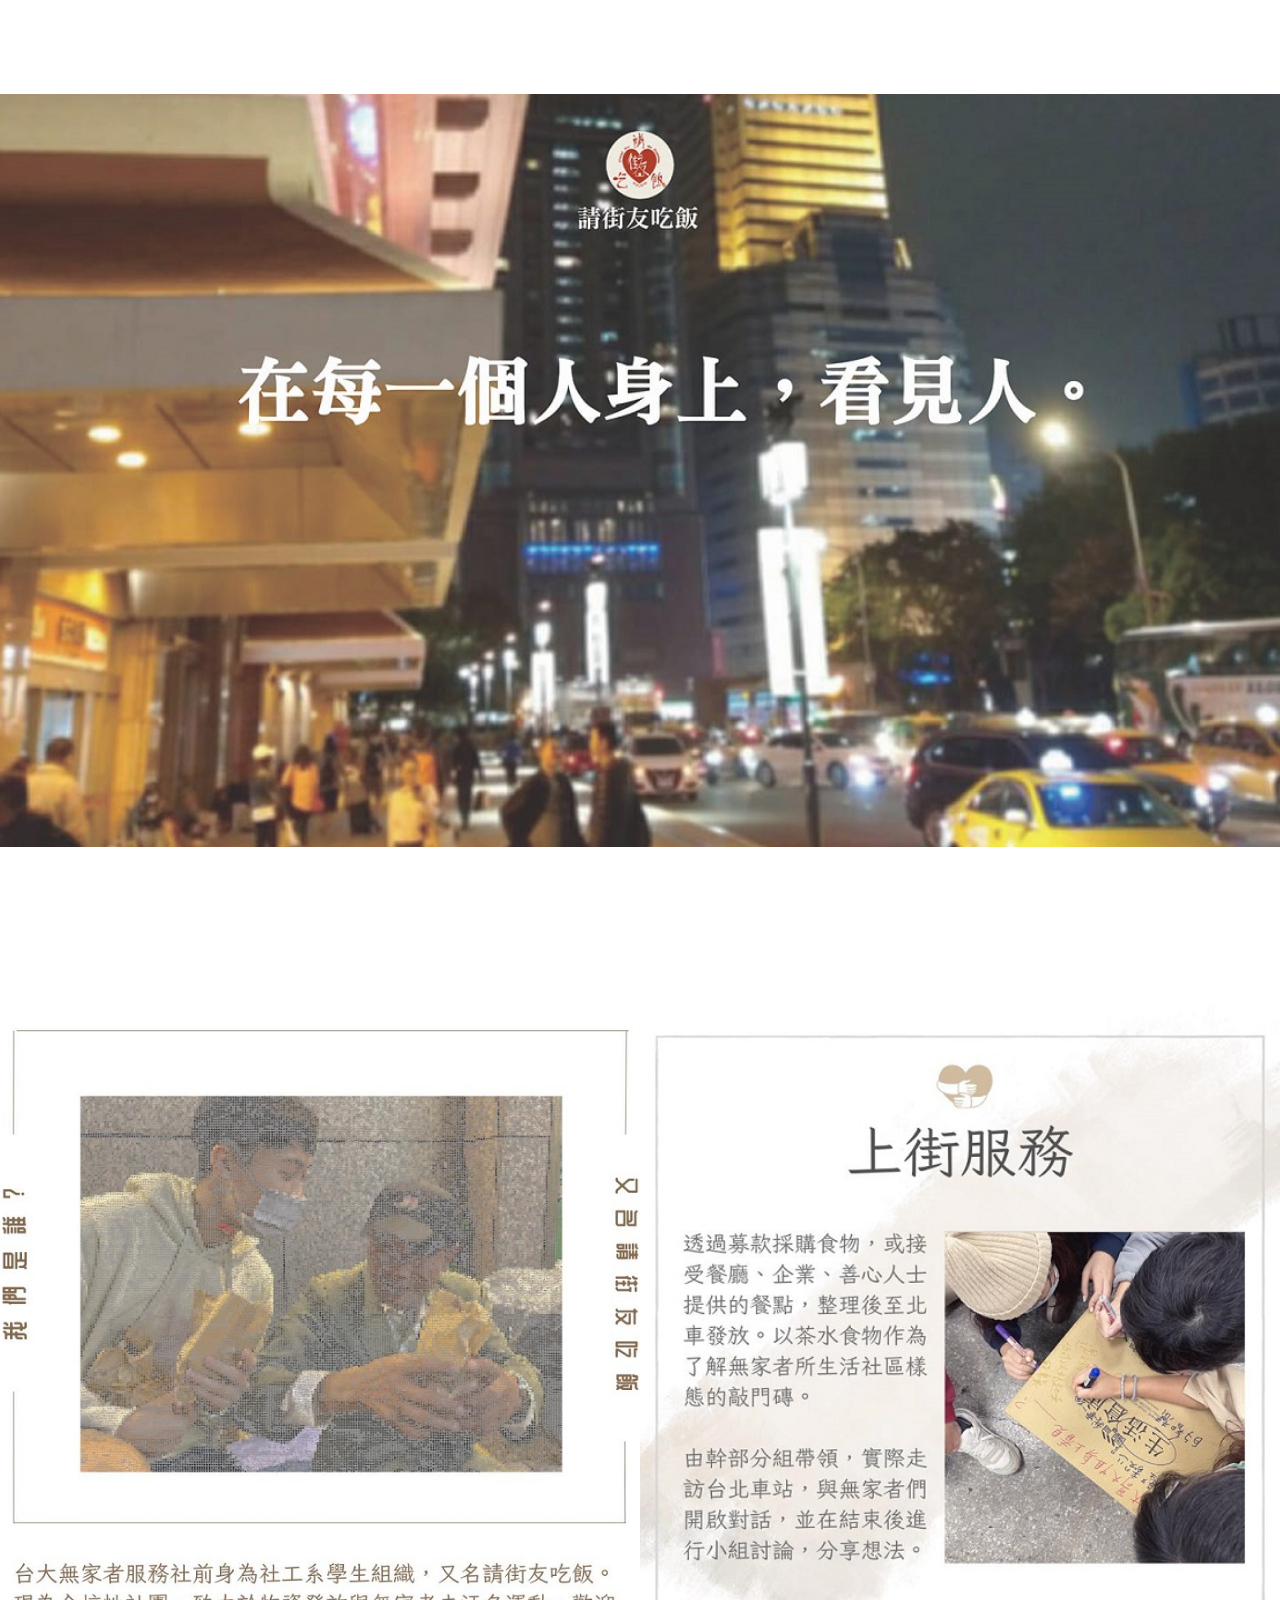
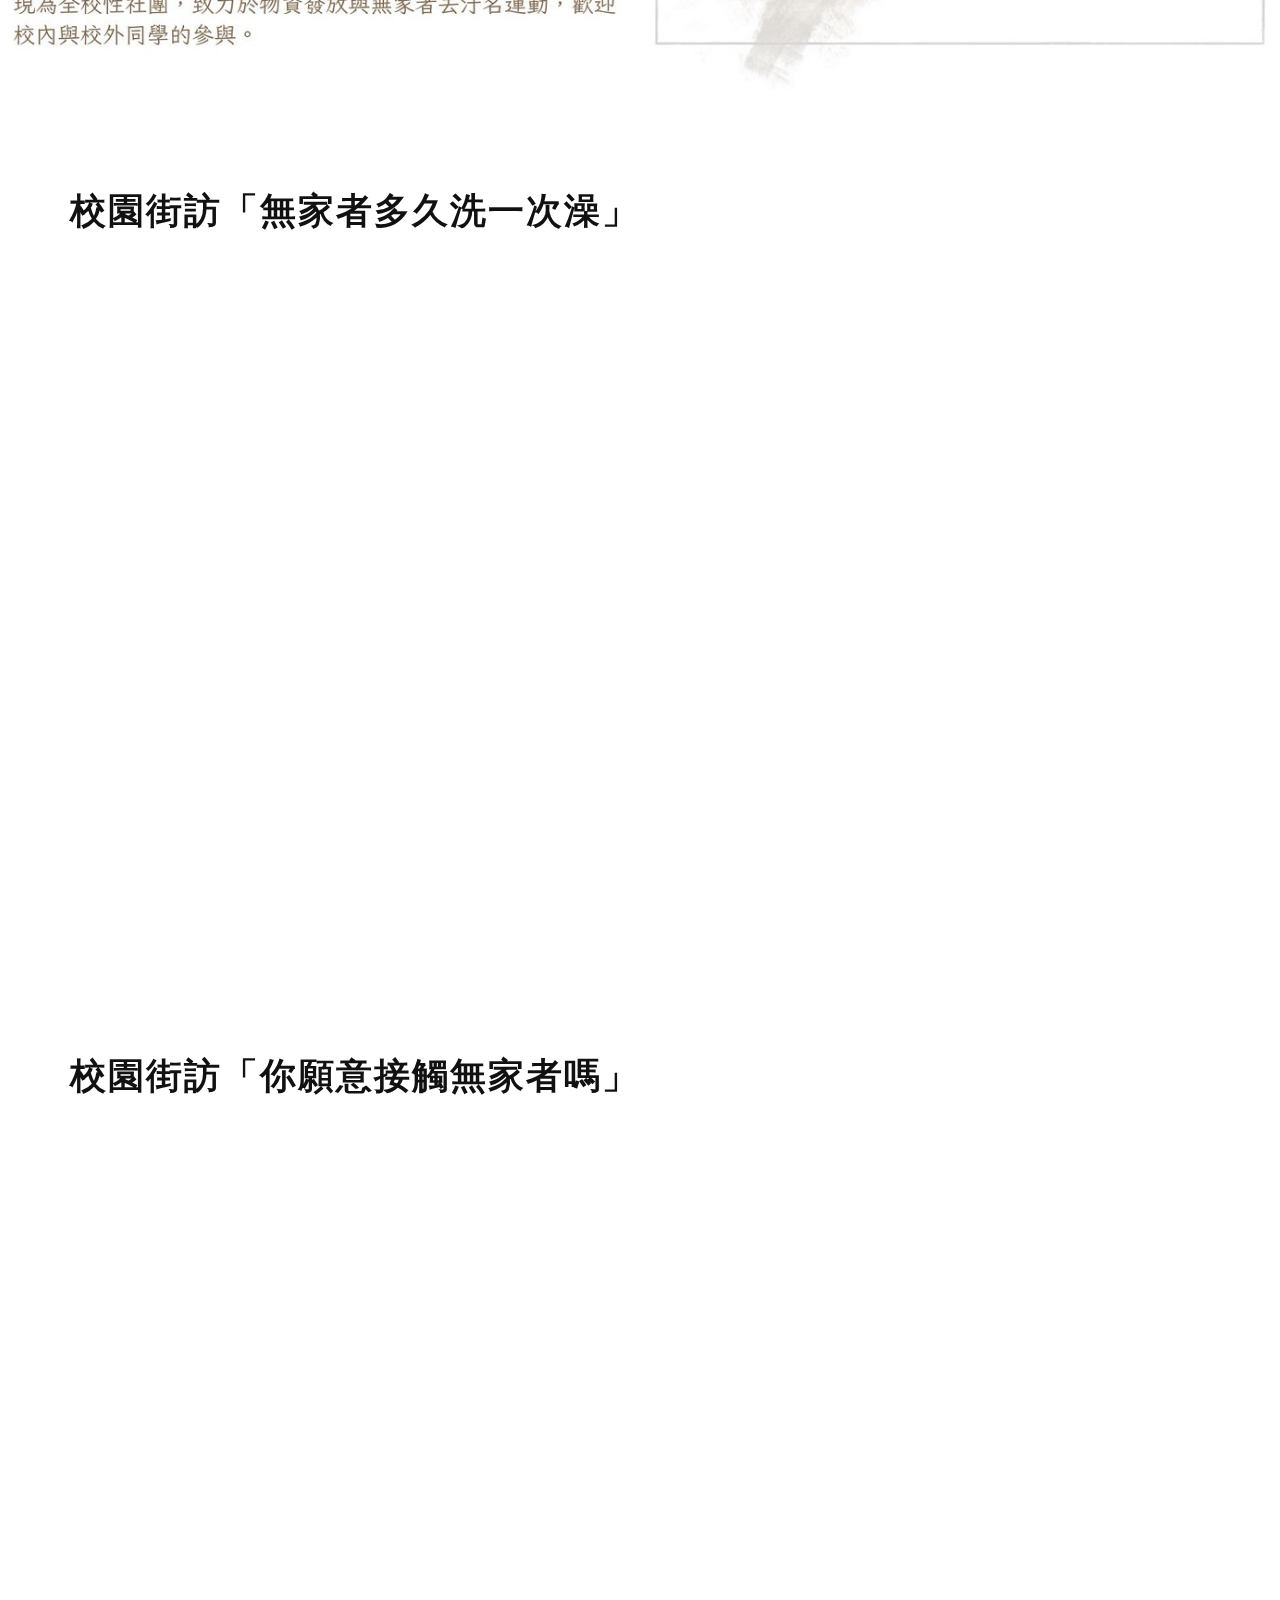
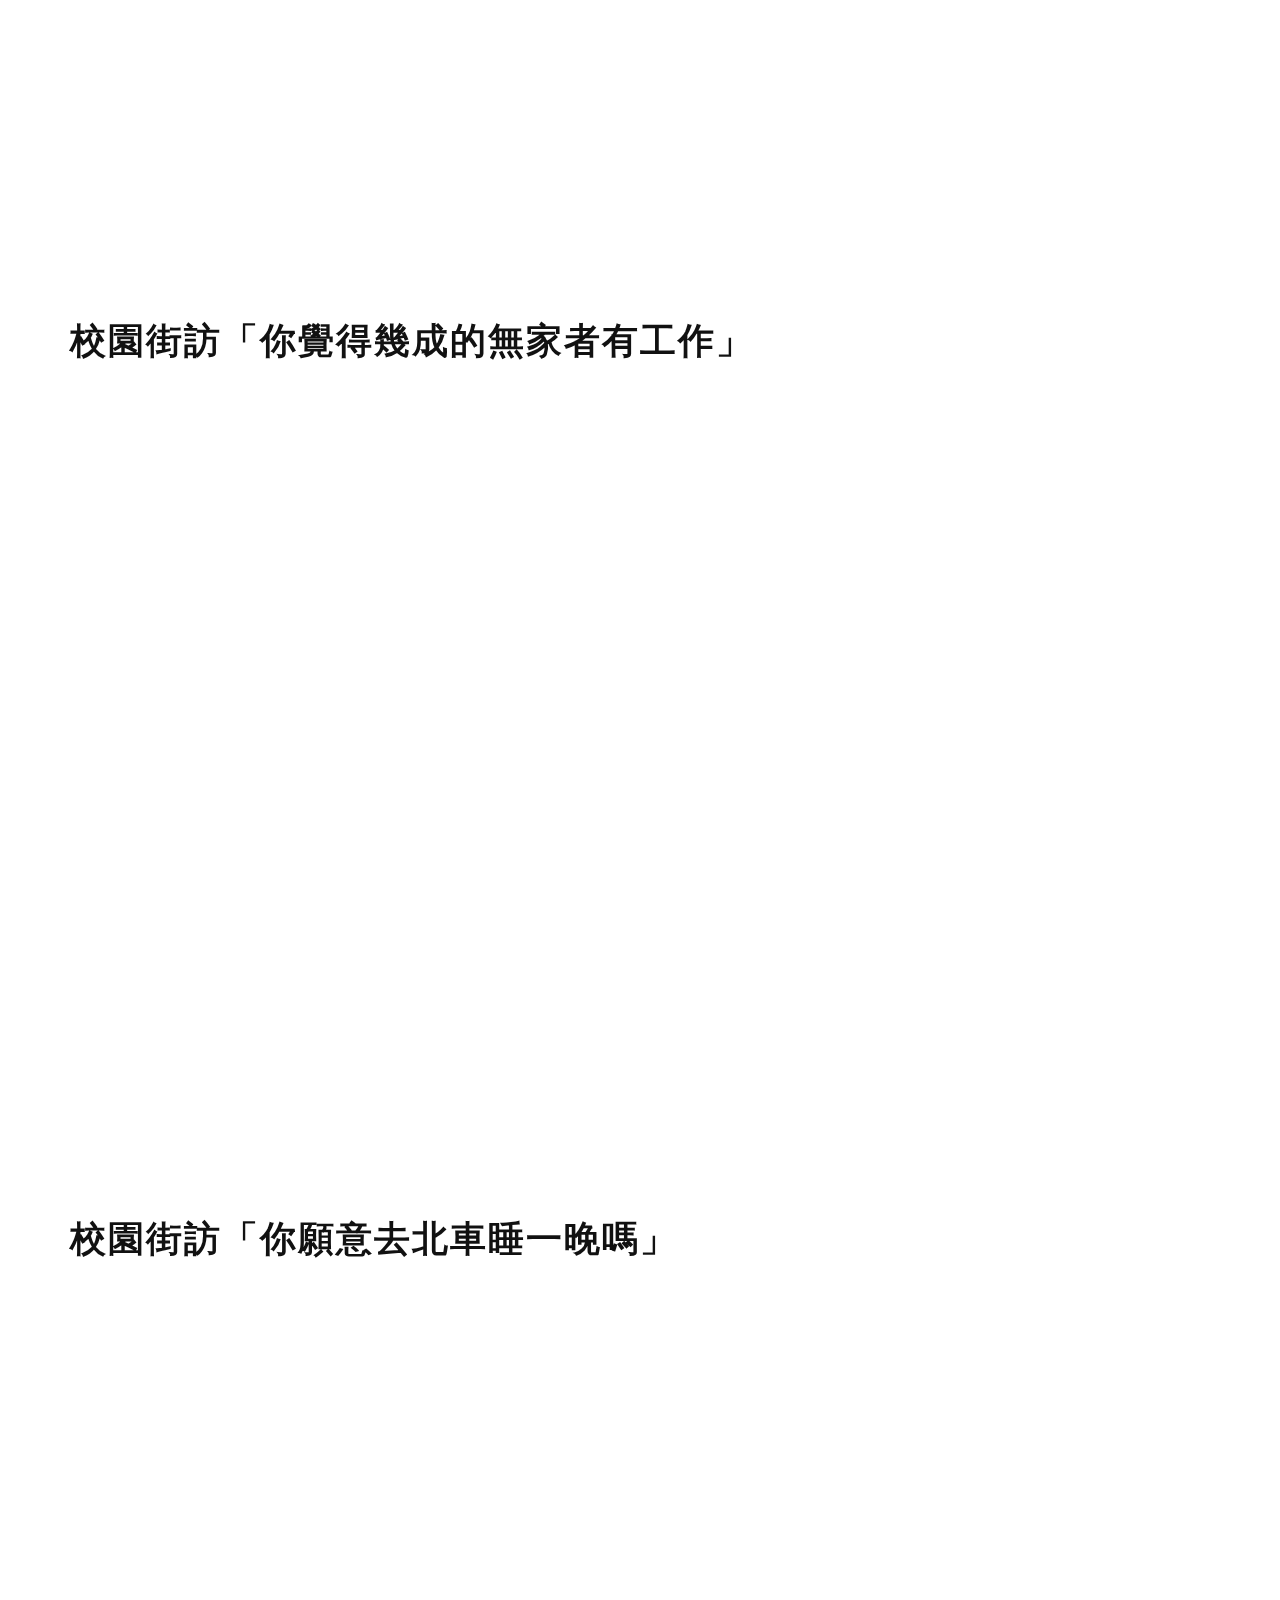
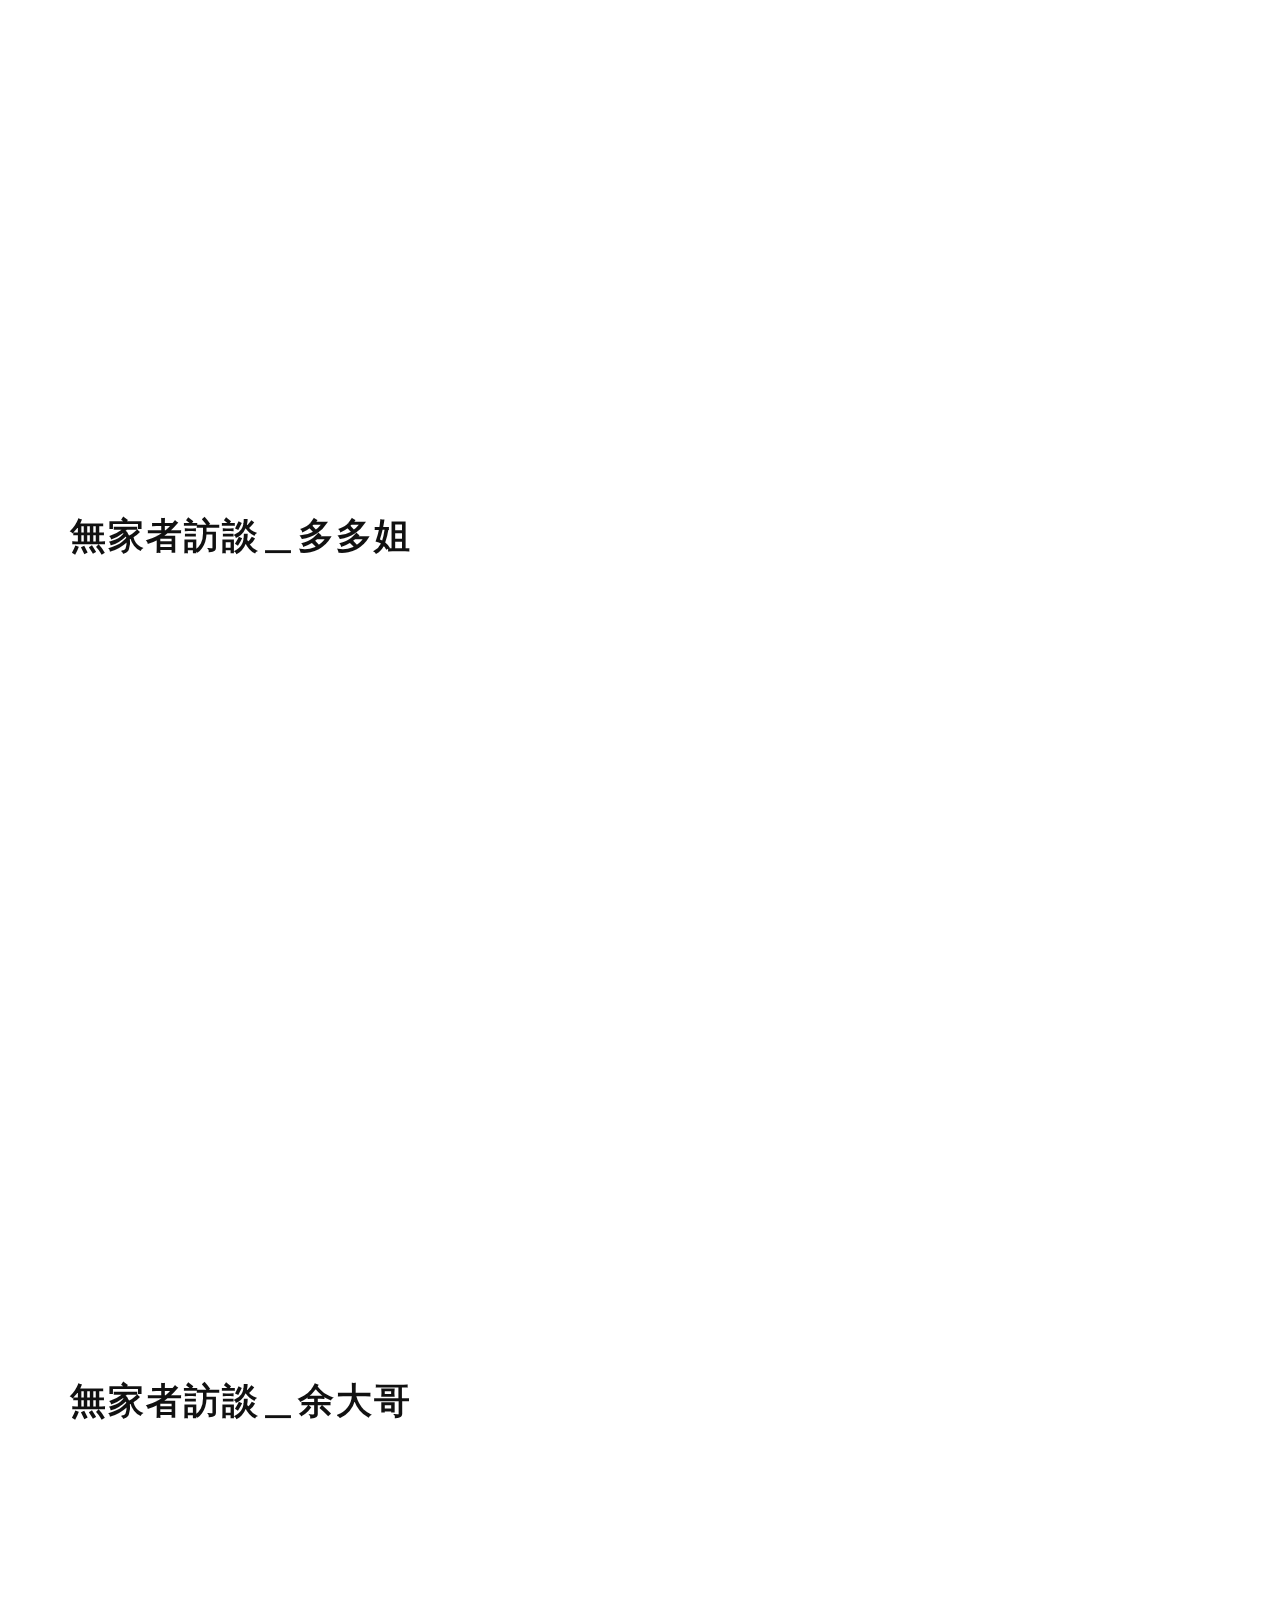
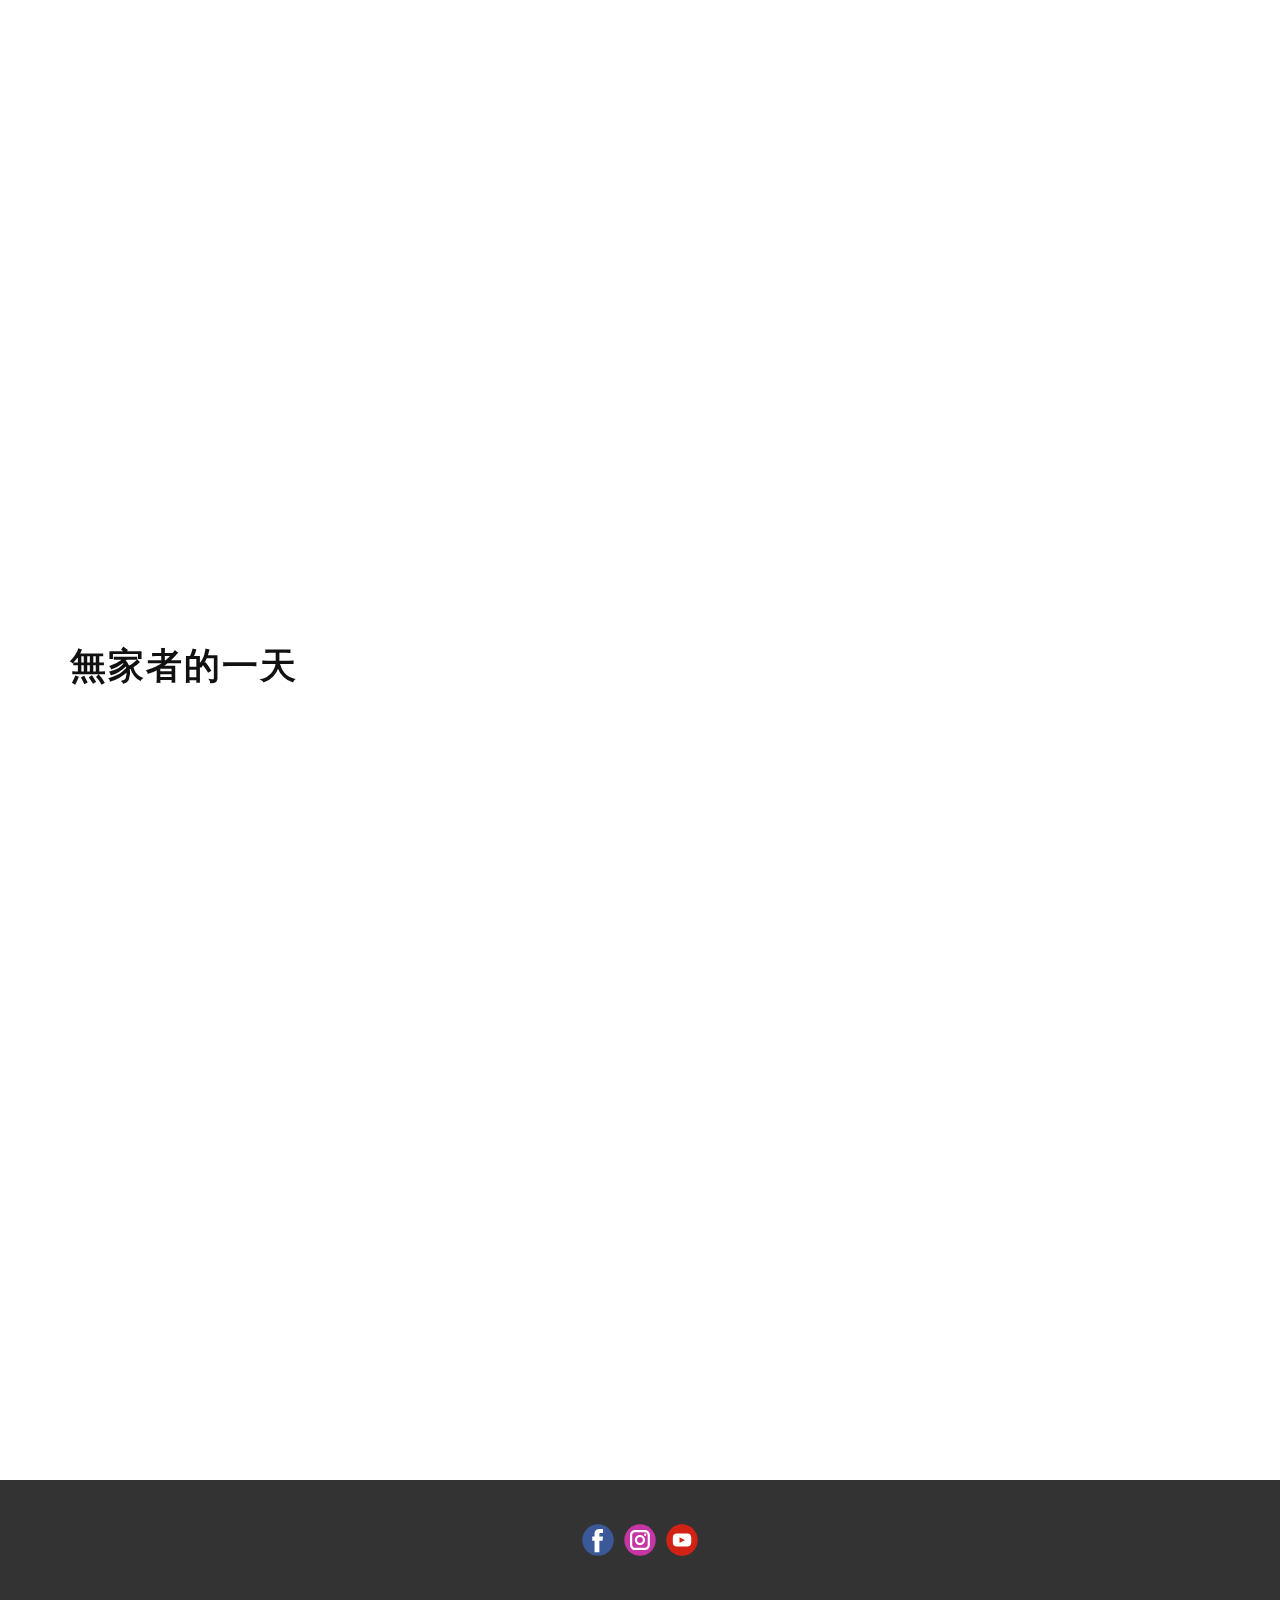
<file: index.html>
<!DOCTYPE html>
<html style="font-size: 16px;" lang="en"><head>
    <meta name="viewport" content="width=device-width, initial-scale=1.0">
    <meta charset="utf-8">
    <meta name="keywords" content="Brand
design, solutions, our perfect team, Or just reach us right here, Let&amp;apos;s get social!, INTUITIVE">
    <meta name="description" content="">
    <title>Home</title>
    <link rel="stylesheet" href="nicepage.css" media="screen">
<link rel="stylesheet" href="Home.css" media="screen">
    <script class="u-script" type="text/javascript" src="jquery.js" defer=""></script>
    <script class="u-script" type="text/javascript" src="nicepage.js" defer=""></script>
    <meta name="generator" content="Nicepage 5.6.9, nicepage.com">
    <link id="u-theme-google-font" rel="stylesheet" href="https://fonts.googleapis.com/css?family=Roboto:100,100i,300,300i,400,400i,500,500i,700,700i,900,900i|Open+Sans:300,300i,400,400i,500,500i,600,600i,700,700i,800,800i">
    
    
    
    
    
    
    
    
    
    
    <script type="application/ld+json">{
		"@context": "http://schema.org",
		"@type": "Organization",
		"name": "",
		"sameAs": [
				"https://www.facebook.com/NTUTreattheHomeless",
				"https://www.instagram.com/ntu_th/"
		]
}</script>
    <meta name="theme-color" content="#478ac9">
    <meta property="og:title" content="Home">
    <meta property="og:type" content="website">
  <meta data-intl-tel-input-cdn-path="intlTelInput/"></head>
  <body data-home-page="Home.html" data-home-page-title="Home" class="u-body u-xl-mode" data-lang="en"><header class="u-clearfix u-header u-header" id="sec-44c0"><div class="u-clearfix u-sheet u-sheet-1"></div></header>
    <section id="carousel_1e37" class="u-carousel u-slide u-block-b78b-1" data-u-ride="carousel" data-interval="5000">
      <ol class="u-absolute-hcenter u-carousel-indicators u-hidden u-block-b78b-2">
        <li data-u-target="#carousel_1e37" class="u-active u-grey-30" data-u-slide-to="0"></li>
      </ol>
      <div class="u-carousel-inner" role="listbox">
        <div class="u-active u-carousel-item u-clearfix u-section-1-1">
          <div class="u-clearfix u-expanded-width u-layout-wrap u-layout-wrap-1">
            <div class="u-gutter-0 u-layout">
              <div class="u-layout-row">
                <div class="u-container-align-center u-container-style u-image u-layout-cell u-size-60 u-image-1" data-image-width="1152" data-image-height="815">
                  <div class="u-container-layout u-valign-bottom-xs u-valign-middle-md u-valign-middle-sm u-container-layout-1"></div>
                </div>
              </div>
            </div>
          </div>
        </div>
      </div>
      <a class="u-absolute-vcenter u-carousel-control u-carousel-control-prev u-hidden u-text-body-color u-block-b78b-3" href="#carousel_1e37" role="button" data-u-slide="prev">
        <span aria-hidden="true">
          <svg viewBox="0 0 477.175 477.175"><path d="M145.188,238.575l215.5-215.5c5.3-5.3,5.3-13.8,0-19.1s-13.8-5.3-19.1,0l-225.1,225.1c-5.3,5.3-5.3,13.8,0,19.1l225.1,225
                    c2.6,2.6,6.1,4,9.5,4s6.9-1.3,9.5-4c5.3-5.3,5.3-13.8,0-19.1L145.188,238.575z"></path></svg>
        </span>
        <span class="sr-only">Previous</span>
      </a>
      <a class="u-absolute-vcenter u-carousel-control u-carousel-control-next u-hidden u-text-body-color u-block-b78b-4" href="#carousel_1e37" role="button" data-u-slide="next">
        <span aria-hidden="true">
          <svg viewBox="0 0 477.175 477.175"><path d="M360.731,229.075l-225.1-225.1c-5.3-5.3-13.8-5.3-19.1,0s-5.3,13.8,0,19.1l215.5,215.5l-215.5,215.5
                    c-5.3,5.3-5.3,13.8,0,19.1c2.6,2.6,6.1,4,9.5,4c3.4,0,6.9-1.3,9.5-4l225.1-225.1C365.931,242.875,365.931,234.275,360.731,229.075z"></path></svg>
        </span>
        <span class="sr-only">Next</span>
      </a>
    </section>
    <section id="carousel_6109" class="u-carousel u-slide u-block-d72b-1" data-u-ride="carousel" data-interval="5000">
      <ol class="u-absolute-hcenter u-carousel-indicators u-hidden u-block-d72b-2">
        <li data-u-target="#carousel_6109" class="u-active u-grey-30" data-u-slide-to="0"></li>
      </ol>
      <div class="u-carousel-inner" role="listbox">
        <div class="u-active u-carousel-item u-clearfix u-section-2-1">
          <div class="u-clearfix u-sheet u-valign-middle u-sheet-1">
            <div class="u-clearfix u-layout-wrap u-layout-wrap-1">
              <div class="u-gutter-0 u-layout">
                <div class="u-layout-row">
                  <div class="u-container-align-center u-container-style u-image u-layout-cell u-size-30 u-image-1" data-image-width="778" data-image-height="778">
                    <div class="u-container-layout u-valign-bottom-xs u-valign-middle-md u-valign-middle-sm u-container-layout-1"></div>
                  </div>
                  <div class="u-container-style u-image u-layout-cell u-size-30 u-image-2" data-image-width="623" data-image-height="623">
                    <div class="u-container-layout u-container-layout-2"></div>
                  </div>
                </div>
              </div>
            </div>
          </div>
        </div>
      </div>
      <a class="u-absolute-vcenter u-carousel-control u-carousel-control-prev u-hidden u-text-body-color u-block-d72b-3" href="#carousel_6109" role="button" data-u-slide="prev">
        <span aria-hidden="true">
          <svg viewBox="0 0 477.175 477.175"><path d="M145.188,238.575l215.5-215.5c5.3-5.3,5.3-13.8,0-19.1s-13.8-5.3-19.1,0l-225.1,225.1c-5.3,5.3-5.3,13.8,0,19.1l225.1,225
                    c2.6,2.6,6.1,4,9.5,4s6.9-1.3,9.5-4c5.3-5.3,5.3-13.8,0-19.1L145.188,238.575z"></path></svg>
        </span>
        <span class="sr-only">Previous</span>
      </a>
      <a class="u-absolute-vcenter u-carousel-control u-carousel-control-next u-hidden u-text-body-color u-block-d72b-4" href="#carousel_6109" role="button" data-u-slide="next">
        <span aria-hidden="true">
          <svg viewBox="0 0 477.175 477.175"><path d="M360.731,229.075l-225.1-225.1c-5.3-5.3-13.8-5.3-19.1,0s-5.3,13.8,0,19.1l215.5,215.5l-215.5,215.5
                    c-5.3,5.3-5.3,13.8,0,19.1c2.6,2.6,6.1,4,9.5,4c3.4,0,6.9-1.3,9.5-4l225.1-225.1C365.931,242.875,365.931,234.275,360.731,229.075z"></path></svg>
        </span>
        <span class="sr-only">Next</span>
      </a>
    </section>
    <section id="carousel_58d8" class="u-carousel u-slide u-block-8de8-1" data-u-ride="carousel" data-interval="5000">
      <ol class="u-absolute-hcenter u-carousel-indicators u-hidden u-block-8de8-2">
        <li data-u-target="#carousel_58d8" class="u-active u-grey-30" data-u-slide-to="0"></li>
      </ol>
      <div class="u-carousel-inner" role="listbox">
        <div class="u-active u-carousel-item u-clearfix u-section-3-1">
          <div class="u-clearfix u-sheet u-sheet-1">
            <h5 class="u-text u-text-1"> 校園街訪「無家者多久洗一次澡」</h5>
            <div class="u-clearfix u-layout-wrap u-layout-wrap-1">
              <div class="u-layout">
                <div class="u-layout-row">
                  <div class="u-size-31-sm u-size-31-xs u-size-59-lg u-size-59-xl u-size-60-md">
                    <div class="u-layout-col">
                      <iframe width="1280" height="720" src="https://www.youtube.com/embed/7lEuML6WPq0" title="YouTube video player" frameborder="0" allow="accelerometer; autoplay; clipboard-write; encrypted-media; gyroscope; picture-in-picture; web-share" allowfullscreen></iframe>

                    </div>
                  </div>
                  <div class="u-size-1-lg u-size-1-xl u-size-29-sm u-size-29-xs u-size-60-md">
                    <div class="u-layout-col">
                      <div class="u-size-60">
                        <div class="u-layout-row">
                          <div class="u-container-style u-layout-cell u-right-cell u-size-60 u-layout-cell-2">
                            <div class="u-container-layout u-container-layout-2"></div>
                          </div>
                        </div>
                      </div>
                    </div>
                  </div>
                </div>
              </div>
            </div>
          </div>
        </div>
      </div>
      <a class="u-absolute-vcenter u-carousel-control u-carousel-control-prev u-hidden u-text-body-color u-block-8de8-3" href="#carousel_58d8" role="button" data-u-slide="prev">
        <span aria-hidden="true">
          <svg viewBox="0 0 477.175 477.175"><path d="M145.188,238.575l215.5-215.5c5.3-5.3,5.3-13.8,0-19.1s-13.8-5.3-19.1,0l-225.1,225.1c-5.3,5.3-5.3,13.8,0,19.1l225.1,225
                    c2.6,2.6,6.1,4,9.5,4s6.9-1.3,9.5-4c5.3-5.3,5.3-13.8,0-19.1L145.188,238.575z"></path></svg>
        </span>
        <span class="sr-only">Previous</span>
      </a>
      <a class="u-absolute-vcenter u-carousel-control u-carousel-control-next u-hidden u-text-body-color u-block-8de8-4" href="#carousel_58d8" role="button" data-u-slide="next">
        <span aria-hidden="true">
          <svg viewBox="0 0 477.175 477.175"><path d="M360.731,229.075l-225.1-225.1c-5.3-5.3-13.8-5.3-19.1,0s-5.3,13.8,0,19.1l215.5,215.5l-215.5,215.5
                    c-5.3,5.3-5.3,13.8,0,19.1c2.6,2.6,6.1,4,9.5,4c3.4,0,6.9-1.3,9.5-4l225.1-225.1C365.931,242.875,365.931,234.275,360.731,229.075z"></path></svg>
        </span>
        <span class="sr-only">Next</span>
      </a>
    </section>
    <section id="carousel_65e0" class="u-carousel u-slide u-block-e770-1" data-u-ride="carousel" data-interval="5000">
      <ol class="u-absolute-hcenter u-carousel-indicators u-hidden u-block-e770-2">
        <li data-u-target="#carousel_65e0" class="u-active u-grey-30" data-u-slide-to="0"></li>
      </ol>
      <div class="u-carousel-inner" role="listbox">
        <div class="u-active u-carousel-item u-clearfix u-section-4-1">
          <div class="u-clearfix u-sheet u-sheet-1">
            <h5 class="u-text u-text-1"> 校園街訪「你願意接觸無家者嗎」</h5>
            <div class="u-clearfix u-layout-wrap u-layout-wrap-1">
              <div class="u-layout">
                <div class="u-layout-row">
                  <div class="u-size-31-sm u-size-31-xs u-size-59-lg u-size-59-xl u-size-60-md">
                    <div class="u-layout-col">
                      <iframe width="1280" height="720" src="https://www.youtube.com/embed/FA0u-sCCF_0" title="YouTube video player" frameborder="0" allow="accelerometer; autoplay; clipboard-write; encrypted-media; gyroscope; picture-in-picture; web-share" allowfullscreen></iframe>
                    </div>
                  </div>
                  <div class="u-size-1-lg u-size-1-xl u-size-29-sm u-size-29-xs u-size-60-md">
                    <div class="u-layout-col">
                      <div class="u-size-60">
                        <div class="u-layout-row">
                          <div class="u-container-style u-layout-cell u-right-cell u-size-60 u-layout-cell-2">
                            <div class="u-container-layout u-container-layout-2"></div>
                          </div>
                        </div>
                      </div>
                    </div>
                  </div>
                </div>
              </div>
            </div>
          </div>
        </div>
      </div>
      <a class="u-absolute-vcenter u-carousel-control u-carousel-control-prev u-hidden u-text-body-color u-block-e770-3" href="#carousel_65e0" role="button" data-u-slide="prev">
        <span aria-hidden="true">
          <svg viewBox="0 0 477.175 477.175"><path d="M145.188,238.575l215.5-215.5c5.3-5.3,5.3-13.8,0-19.1s-13.8-5.3-19.1,0l-225.1,225.1c-5.3,5.3-5.3,13.8,0,19.1l225.1,225
                    c2.6,2.6,6.1,4,9.5,4s6.9-1.3,9.5-4c5.3-5.3,5.3-13.8,0-19.1L145.188,238.575z"></path></svg>
        </span>
        <span class="sr-only">Previous</span>
      </a>
      <a class="u-absolute-vcenter u-carousel-control u-carousel-control-next u-hidden u-text-body-color u-block-e770-4" href="#carousel_65e0" role="button" data-u-slide="next">
        <span aria-hidden="true">
          <svg viewBox="0 0 477.175 477.175"><path d="M360.731,229.075l-225.1-225.1c-5.3-5.3-13.8-5.3-19.1,0s-5.3,13.8,0,19.1l215.5,215.5l-215.5,215.5
                    c-5.3,5.3-5.3,13.8,0,19.1c2.6,2.6,6.1,4,9.5,4c3.4,0,6.9-1.3,9.5-4l225.1-225.1C365.931,242.875,365.931,234.275,360.731,229.075z"></path></svg>
        </span>
        <span class="sr-only">Next</span>
      </a>
    </section>
    <section id="carousel_3b27" class="u-carousel u-slide u-block-cf1f-1" data-u-ride="carousel" data-interval="5000">
      <ol class="u-absolute-hcenter u-carousel-indicators u-hidden u-block-cf1f-2">
        <li data-u-target="#carousel_3b27" class="u-active u-grey-30" data-u-slide-to="0"></li>
      </ol>
      <div class="u-carousel-inner" role="listbox">
        <div class="u-active u-carousel-item u-clearfix u-section-5-1">
          <div class="u-clearfix u-sheet u-sheet-1">
            <h5 class="u-text u-text-1"> 校園街訪「你覺得幾成的無家者有工作」</h5>
            <div class="u-clearfix u-layout-wrap u-layout-wrap-1">
              <div class="u-layout">
                <div class="u-layout-row">
                  <div class="u-size-31-sm u-size-31-xs u-size-59-lg u-size-59-xl u-size-60-md">
                    <div class="u-layout-col">
                      <iframe width="1280" height="720" src="https://www.youtube.com/embed/nBVDAIIfIDI" title="YouTube video player" frameborder="0" allow="accelerometer; autoplay; clipboard-write; encrypted-media; gyroscope; picture-in-picture; web-share" allowfullscreen></iframe>
                    </div>
                  </div>
                  <div class="u-size-1-lg u-size-1-xl u-size-29-sm u-size-29-xs u-size-60-md">
                    <div class="u-layout-col">
                      <div class="u-size-60">
                        <div class="u-layout-row">
                          <div class="u-container-style u-layout-cell u-right-cell u-size-60 u-layout-cell-2">
                            <div class="u-container-layout u-container-layout-2"></div>
                          </div>
                        </div>
                      </div>
                    </div>
                  </div>
                </div>
              </div>
            </div>
          </div>
        </div>
      </div>
      <a class="u-absolute-vcenter u-carousel-control u-carousel-control-prev u-hidden u-text-body-color u-block-cf1f-3" href="#carousel_3b27" role="button" data-u-slide="prev">
        <span aria-hidden="true">
          <svg viewBox="0 0 477.175 477.175"><path d="M145.188,238.575l215.5-215.5c5.3-5.3,5.3-13.8,0-19.1s-13.8-5.3-19.1,0l-225.1,225.1c-5.3,5.3-5.3,13.8,0,19.1l225.1,225
                    c2.6,2.6,6.1,4,9.5,4s6.9-1.3,9.5-4c5.3-5.3,5.3-13.8,0-19.1L145.188,238.575z"></path></svg>
        </span>
        <span class="sr-only">Previous</span>
      </a>
      <a class="u-absolute-vcenter u-carousel-control u-carousel-control-next u-hidden u-text-body-color u-block-cf1f-4" href="#carousel_3b27" role="button" data-u-slide="next">
        <span aria-hidden="true">
          <svg viewBox="0 0 477.175 477.175"><path d="M360.731,229.075l-225.1-225.1c-5.3-5.3-13.8-5.3-19.1,0s-5.3,13.8,0,19.1l215.5,215.5l-215.5,215.5
                    c-5.3,5.3-5.3,13.8,0,19.1c2.6,2.6,6.1,4,9.5,4c3.4,0,6.9-1.3,9.5-4l225.1-225.1C365.931,242.875,365.931,234.275,360.731,229.075z"></path></svg>
        </span>
        <span class="sr-only">Next</span>
      </a>
    </section>
    <section id="carousel_9b9c" class="u-carousel u-slide u-block-235a-1" data-u-ride="carousel" data-interval="5000">
      <ol class="u-absolute-hcenter u-carousel-indicators u-hidden u-block-235a-2">
        <li data-u-target="#carousel_9b9c" class="u-active u-grey-30" data-u-slide-to="0"></li>
      </ol>
      <div class="u-carousel-inner" role="listbox">
        <div class="u-active u-carousel-item u-clearfix u-section-6-1">
          <div class="u-clearfix u-sheet u-sheet-1">
            <h5 class="u-text u-text-1"> 校園街訪「你願意去北車睡一晚嗎」</h5>
            <div class="u-clearfix u-layout-wrap u-layout-wrap-1">
              <div class="u-layout">
                <div class="u-layout-row">
                  <div class="u-size-31-sm u-size-31-xs u-size-59-lg u-size-59-xl u-size-60-md">
                    <div class="u-layout-col">
                      <iframe width="1280" height="720" src="https://www.youtube.com/embed/MDvSNtXBUXc" title="YouTube video player" frameborder="0" allow="accelerometer; autoplay; clipboard-write; encrypted-media; gyroscope; picture-in-picture; web-share" allowfullscreen></iframe>
                    </div>
                  </div>
                  <div class="u-size-1-lg u-size-1-xl u-size-29-sm u-size-29-xs u-size-60-md">
                    <div class="u-layout-col">
                      <div class="u-size-60">
                        <div class="u-layout-row">
                          <div class="u-container-style u-layout-cell u-right-cell u-size-60 u-layout-cell-2">
                            <div class="u-container-layout u-container-layout-2"></div>
                          </div>
                        </div>
                      </div>
                    </div>
                  </div>
                </div>
              </div>
            </div>
          </div>
        </div>
      </div>
      <a class="u-absolute-vcenter u-carousel-control u-carousel-control-prev u-hidden u-text-body-color u-block-235a-3" href="#carousel_9b9c" role="button" data-u-slide="prev">
        <span aria-hidden="true">
          <svg viewBox="0 0 477.175 477.175"><path d="M145.188,238.575l215.5-215.5c5.3-5.3,5.3-13.8,0-19.1s-13.8-5.3-19.1,0l-225.1,225.1c-5.3,5.3-5.3,13.8,0,19.1l225.1,225
                    c2.6,2.6,6.1,4,9.5,4s6.9-1.3,9.5-4c5.3-5.3,5.3-13.8,0-19.1L145.188,238.575z"></path></svg>
        </span>
        <span class="sr-only">Previous</span>
      </a>
      <a class="u-absolute-vcenter u-carousel-control u-carousel-control-next u-hidden u-text-body-color u-block-235a-4" href="#carousel_9b9c" role="button" data-u-slide="next">
        <span aria-hidden="true">
          <svg viewBox="0 0 477.175 477.175"><path d="M360.731,229.075l-225.1-225.1c-5.3-5.3-13.8-5.3-19.1,0s-5.3,13.8,0,19.1l215.5,215.5l-215.5,215.5
                    c-5.3,5.3-5.3,13.8,0,19.1c2.6,2.6,6.1,4,9.5,4c3.4,0,6.9-1.3,9.5-4l225.1-225.1C365.931,242.875,365.931,234.275,360.731,229.075z"></path></svg>
        </span>
        <span class="sr-only">Next</span>
      </a>
    </section>
    <section id="carousel_7c94" class="u-carousel u-slide u-block-61bb-1" data-u-ride="carousel" data-interval="5000">
      <ol class="u-absolute-hcenter u-carousel-indicators u-hidden u-block-61bb-2">
        <li data-u-target="#carousel_7c94" class="u-active u-grey-30" data-u-slide-to="0"></li>
      </ol>
      <div class="u-carousel-inner" role="listbox">
        <div class="u-active u-carousel-item u-clearfix u-section-7-1">
          <div class="u-clearfix u-sheet u-sheet-1">
            <h5 class="u-text u-text-1"> 無家者訪談＿多多姐</h5>
            <div class="u-clearfix u-layout-wrap u-layout-wrap-1">
              <div class="u-layout">
                <div class="u-layout-row">
                  <div class="u-size-31-sm u-size-31-xs u-size-59-lg u-size-59-xl u-size-60-md">
                    <div class="u-layout-col">
                      <iframe width="1280" height="720" src="https://www.youtube.com/embed/r0xXkVrrIEE" title="YouTube video player" frameborder="0" allow="accelerometer; autoplay; clipboard-write; encrypted-media; gyroscope; picture-in-picture; web-share" allowfullscreen></iframe>
                    </div>
                  </div>
                  <div class="u-size-1-lg u-size-1-xl u-size-29-sm u-size-29-xs u-size-60-md">
                    <div class="u-layout-col">
                      <div class="u-size-60">
                        <div class="u-layout-row">
                          <div class="u-container-style u-layout-cell u-right-cell u-size-60 u-layout-cell-2">
                            <div class="u-container-layout u-container-layout-2"></div>
                          </div>
                        </div>
                      </div>
                    </div>
                  </div>
                </div>
              </div>
            </div>
          </div>
        </div>
      </div>
      <a class="u-absolute-vcenter u-carousel-control u-carousel-control-prev u-hidden u-text-body-color u-block-61bb-3" href="#carousel_7c94" role="button" data-u-slide="prev">
        <span aria-hidden="true">
          <svg viewBox="0 0 477.175 477.175"><path d="M145.188,238.575l215.5-215.5c5.3-5.3,5.3-13.8,0-19.1s-13.8-5.3-19.1,0l-225.1,225.1c-5.3,5.3-5.3,13.8,0,19.1l225.1,225
                    c2.6,2.6,6.1,4,9.5,4s6.9-1.3,9.5-4c5.3-5.3,5.3-13.8,0-19.1L145.188,238.575z"></path></svg>
        </span>
        <span class="sr-only">Previous</span>
      </a>
      <a class="u-absolute-vcenter u-carousel-control u-carousel-control-next u-hidden u-text-body-color u-block-61bb-4" href="#carousel_7c94" role="button" data-u-slide="next">
        <span aria-hidden="true">
          <svg viewBox="0 0 477.175 477.175"><path d="M360.731,229.075l-225.1-225.1c-5.3-5.3-13.8-5.3-19.1,0s-5.3,13.8,0,19.1l215.5,215.5l-215.5,215.5
                    c-5.3,5.3-5.3,13.8,0,19.1c2.6,2.6,6.1,4,9.5,4c3.4,0,6.9-1.3,9.5-4l225.1-225.1C365.931,242.875,365.931,234.275,360.731,229.075z"></path></svg>
        </span>
        <span class="sr-only">Next</span>
      </a>
    </section>
    <section id="carousel_a7ed" class="u-carousel u-slide u-block-10a8-1" data-u-ride="carousel" data-interval="5000">
      <ol class="u-absolute-hcenter u-carousel-indicators u-hidden u-block-10a8-2">
        <li data-u-target="#carousel_a7ed" class="u-active u-grey-30" data-u-slide-to="0"></li>
      </ol>
      <div class="u-carousel-inner" role="listbox">
        <div class="u-active u-carousel-item u-clearfix u-section-8-1">
          <div class="u-clearfix u-sheet u-sheet-1">
            <h5 class="u-text u-text-1"> 無家者訪談＿余大哥</h5>
            <div class="u-clearfix u-layout-wrap u-layout-wrap-1">
              <div class="u-layout">
                <div class="u-layout-row">
                  <div class="u-size-31-sm u-size-31-xs u-size-59-lg u-size-59-xl u-size-60-md">
                    <div class="u-layout-col">
                      <iframe width="1280" height="720" src="https://www.youtube.com/embed/GTQSLnmczRs" title="YouTube video player" frameborder="0" allow="accelerometer; autoplay; clipboard-write; encrypted-media; gyroscope; picture-in-picture; web-share" allowfullscreen></iframe>
                    </div>
                  </div>
                  <div class="u-size-1-lg u-size-1-xl u-size-29-sm u-size-29-xs u-size-60-md">
                    <div class="u-layout-col">
                      <div class="u-size-60">
                        <div class="u-layout-row">
                          <div class="u-container-style u-layout-cell u-right-cell u-size-60 u-layout-cell-2">
                            <div class="u-container-layout u-container-layout-2"></div>
                          </div>
                        </div>
                      </div>
                    </div>
                  </div>
                </div>
              </div>
            </div>
          </div>
        </div>
      </div>
      <a class="u-absolute-vcenter u-carousel-control u-carousel-control-prev u-hidden u-text-body-color u-block-10a8-3" href="#carousel_a7ed" role="button" data-u-slide="prev">
        <span aria-hidden="true">
          <svg viewBox="0 0 477.175 477.175"><path d="M145.188,238.575l215.5-215.5c5.3-5.3,5.3-13.8,0-19.1s-13.8-5.3-19.1,0l-225.1,225.1c-5.3,5.3-5.3,13.8,0,19.1l225.1,225
                    c2.6,2.6,6.1,4,9.5,4s6.9-1.3,9.5-4c5.3-5.3,5.3-13.8,0-19.1L145.188,238.575z"></path></svg>
        </span>
        <span class="sr-only">Previous</span>
      </a>
      <a class="u-absolute-vcenter u-carousel-control u-carousel-control-next u-hidden u-text-body-color u-block-10a8-4" href="#carousel_a7ed" role="button" data-u-slide="next">
        <span aria-hidden="true">
          <svg viewBox="0 0 477.175 477.175"><path d="M360.731,229.075l-225.1-225.1c-5.3-5.3-13.8-5.3-19.1,0s-5.3,13.8,0,19.1l215.5,215.5l-215.5,215.5
                    c-5.3,5.3-5.3,13.8,0,19.1c2.6,2.6,6.1,4,9.5,4c3.4,0,6.9-1.3,9.5-4l225.1-225.1C365.931,242.875,365.931,234.275,360.731,229.075z"></path></svg>
        </span>
        <span class="sr-only">Next</span>
      </a>
    </section>
    <section id="carousel_9b5c" class="u-carousel u-slide u-block-a835-1" data-u-ride="carousel" data-interval="5000">
      <ol class="u-absolute-hcenter u-carousel-indicators u-hidden u-block-a835-2">
        <li data-u-target="#carousel_9b5c" class="u-active u-grey-30" data-u-slide-to="0"></li>
      </ol>
      <div class="u-carousel-inner" role="listbox">
        <div class="u-active u-carousel-item u-clearfix u-section-9-1">
          <div class="u-clearfix u-sheet u-sheet-1">
            <h5 class="u-text u-text-1"> 無家者的一天</h5>
            <div class="u-clearfix u-layout-wrap u-layout-wrap-1">
              <div class="u-layout">
                <div class="u-layout-row">
                  <div class="u-size-31-sm u-size-31-xs u-size-59-lg u-size-59-xl u-size-60-md">
                    <div class="u-layout-col">
                      <iframe width="1280" height="720" src="https://www.youtube.com/embed/JQQR_ldiqv0" title="YouTube video player" frameborder="0" allow="accelerometer; autoplay; clipboard-write; encrypted-media; gyroscope; picture-in-picture; web-share" allowfullscreen></iframe>
                    </div>
                  </div>
                  <div class="u-size-1-lg u-size-1-xl u-size-29-sm u-size-29-xs u-size-60-md">
                    <div class="u-layout-col">
                      <div class="u-size-60">
                        <div class="u-layout-row">
                          <div class="u-container-style u-layout-cell u-right-cell u-size-60 u-layout-cell-2">
                            <div class="u-container-layout u-container-layout-2"></div>
                          </div>
                        </div>
                      </div>
                    </div>
                  </div>
                </div>
              </div>
            </div>
          </div>
        </div>
      </div>
      <a class="u-absolute-vcenter u-carousel-control u-carousel-control-prev u-hidden u-text-body-color u-block-a835-3" href="#carousel_9b5c" role="button" data-u-slide="prev">
        <span aria-hidden="true">
          <svg viewBox="0 0 477.175 477.175"><path d="M145.188,238.575l215.5-215.5c5.3-5.3,5.3-13.8,0-19.1s-13.8-5.3-19.1,0l-225.1,225.1c-5.3,5.3-5.3,13.8,0,19.1l225.1,225
                    c2.6,2.6,6.1,4,9.5,4s6.9-1.3,9.5-4c5.3-5.3,5.3-13.8,0-19.1L145.188,238.575z"></path></svg>
        </span>
        <span class="sr-only">Previous</span>
      </a>
      <a class="u-absolute-vcenter u-carousel-control u-carousel-control-next u-hidden u-text-body-color u-block-a835-4" href="#carousel_9b5c" role="button" data-u-slide="next">
        <span aria-hidden="true">
          <svg viewBox="0 0 477.175 477.175"><path d="M360.731,229.075l-225.1-225.1c-5.3-5.3-13.8-5.3-19.1,0s-5.3,13.8,0,19.1l215.5,215.5l-215.5,215.5
                    c-5.3,5.3-5.3,13.8,0,19.1c2.6,2.6,6.1,4,9.5,4c3.4,0,6.9-1.3,9.5-4l225.1-225.1C365.931,242.875,365.931,234.275,360.731,229.075z"></path></svg>
        </span>
        <span class="sr-only">Next</span>
      </a>
    </section>
    
    
    <footer class="u-clearfix u-footer u-grey-80" id="sec-e88d"><div class="u-clearfix u-sheet u-sheet-1">
        <div class="u-align-left u-social-icons u-spacing-10 u-social-icons-1">
          <a class="u-social-url" title="facebook" target="_blank" href="https://www.facebook.com/NTUTreattheHomeless"><span class="u-icon u-social-facebook u-social-icon u-icon-1"><svg class="u-svg-link" preserveAspectRatio="xMidYMin slice" viewBox="0 0 112 112" style=""><use xmlns:xlink="http://www.w3.org/1999/xlink" xlink:href="#svg-0409"></use></svg><svg class="u-svg-content" viewBox="0 0 112 112" x="0" y="0" id="svg-0409"><circle fill="currentColor" cx="56.1" cy="56.1" r="55"></circle><path fill="#FFFFFF" d="M73.5,31.6h-9.1c-1.4,0-3.6,0.8-3.6,3.9v8.5h12.6L72,58.3H60.8v40.8H43.9V58.3h-8V43.9h8v-9.2
      c0-6.7,3.1-17,17-17h12.5v13.9H73.5z"></path></svg></span>
          </a>
          <a class="u-social-url" title="instagram" target="_blank" href="https://www.instagram.com/ntu_th/"><span class="u-icon u-social-icon u-social-instagram u-icon-2"><svg class="u-svg-link" preserveAspectRatio="xMidYMin slice" viewBox="0 0 112 112" style=""><use xmlns:xlink="http://www.w3.org/1999/xlink" xlink:href="#svg-738c"></use></svg><svg class="u-svg-content" viewBox="0 0 112 112" x="0" y="0" id="svg-738c"><circle fill="currentColor" cx="56.1" cy="56.1" r="55"></circle><path fill="#FFFFFF" d="M55.9,38.2c-9.9,0-17.9,8-17.9,17.9C38,66,46,74,55.9,74c9.9,0,17.9-8,17.9-17.9C73.8,46.2,65.8,38.2,55.9,38.2
      z M55.9,66.4c-5.7,0-10.3-4.6-10.3-10.3c-0.1-5.7,4.6-10.3,10.3-10.3c5.7,0,10.3,4.6,10.3,10.3C66.2,61.8,61.6,66.4,55.9,66.4z"></path><path fill="#FFFFFF" d="M74.3,33.5c-2.3,0-4.2,1.9-4.2,4.2s1.9,4.2,4.2,4.2s4.2-1.9,4.2-4.2S76.6,33.5,74.3,33.5z"></path><path fill="#FFFFFF" d="M73.1,21.3H38.6c-9.7,0-17.5,7.9-17.5,17.5v34.5c0,9.7,7.9,17.6,17.5,17.6h34.5c9.7,0,17.5-7.9,17.5-17.5V38.8
      C90.6,29.1,82.7,21.3,73.1,21.3z M83,73.3c0,5.5-4.5,9.9-9.9,9.9H38.6c-5.5,0-9.9-4.5-9.9-9.9V38.8c0-5.5,4.5-9.9,9.9-9.9h34.5
      c5.5,0,9.9,4.5,9.9,9.9V73.3z"></path></svg></span>
          </a>
          <a class="u-social-url" target="_blank" data-type="YouTube" title="YouTube" href="https://www.youtube.com/channel/UCquX91OD5Mh5EuU5_EdEsKA"><span class="u-icon u-social-icon u-social-youtube u-icon-3"><svg class="u-svg-link" preserveAspectRatio="xMidYMin slice" viewBox="0 0 112 112" style=""><use xmlns:xlink="http://www.w3.org/1999/xlink" xlink:href="#svg-03c9"></use></svg><svg class="u-svg-content" viewBox="0 0 112 112" x="0" y="0" id="svg-03c9"><circle fill="currentColor" cx="56.1" cy="56.1" r="55"></circle><path fill="#FFFFFF" d="M74.9,33.3H37.3c-7.4,0-13.4,6-13.4,13.4v18.8c0,7.4,6,13.4,13.4,13.4h37.6c7.4,0,13.4-6,13.4-13.4V46.7 C88.3,39.3,82.3,33.3,74.9,33.3L74.9,33.3z M65.9,57l-17.6,8.4c-0.5,0.2-1-0.1-1-0.6V47.5c0-0.5,0.6-0.9,1-0.6l17.6,8.9 C66.4,56,66.4,56.8,65.9,57L65.9,57z"></path></svg></span>
          </a>
        </div>
      </div></footer>
    
  
</body></html>
</file>
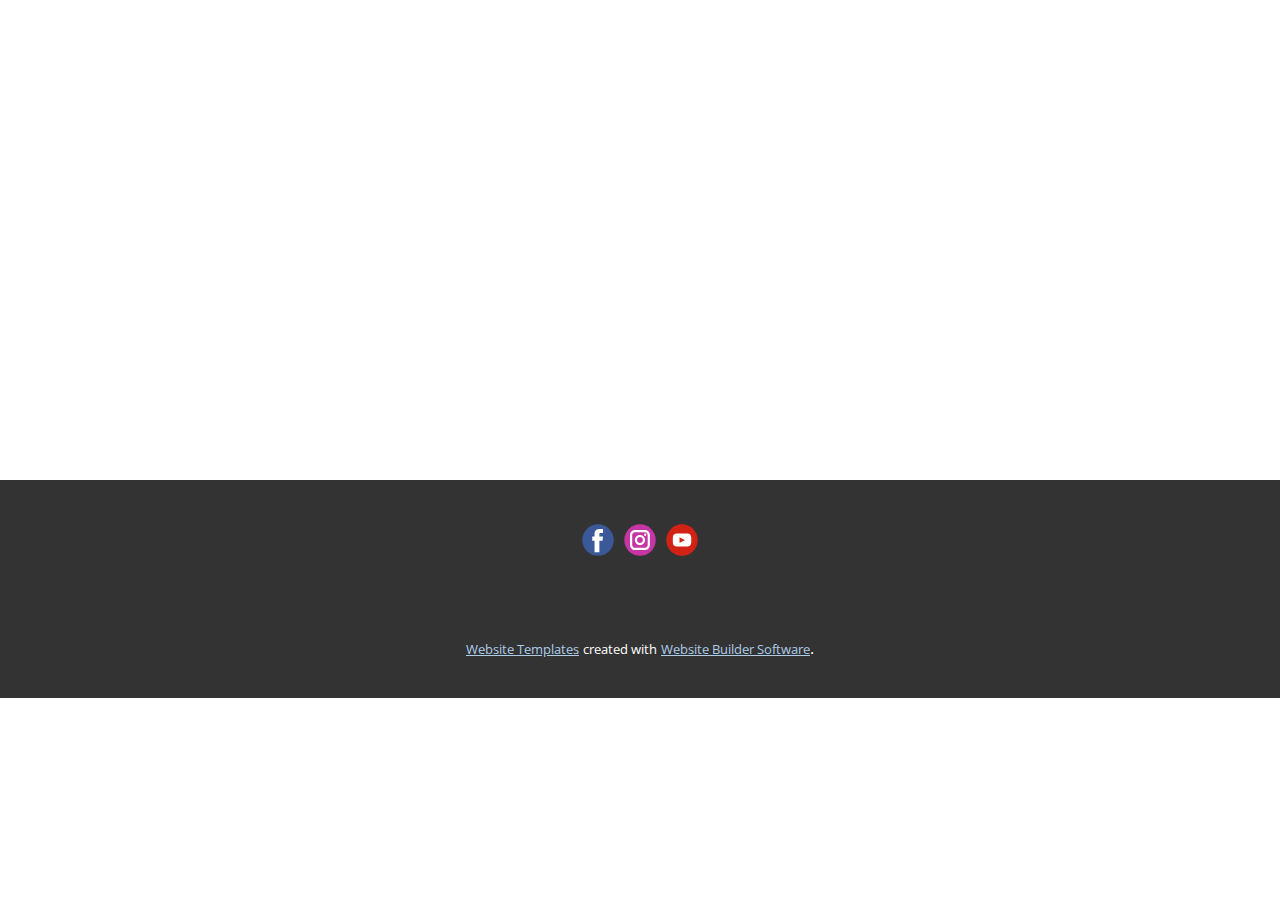
<file: About.html>
<!DOCTYPE html>
<html style="font-size: 16px;" lang="en"><head>
    <meta name="viewport" content="width=device-width, initial-scale=1.0">
    <meta charset="utf-8">
    <meta name="keywords" content="">
    <meta name="description" content="">
    <title>About</title>
    <link rel="stylesheet" href="nicepage.css" media="screen">
<link rel="stylesheet" href="About.css" media="screen">
    <script class="u-script" type="text/javascript" src="jquery.js" defer=""></script>
    <script class="u-script" type="text/javascript" src="nicepage.js" defer=""></script>
    <meta name="generator" content="Nicepage 5.6.9, nicepage.com">
    <link id="u-theme-google-font" rel="stylesheet" href="https://fonts.googleapis.com/css?family=Roboto:100,100i,300,300i,400,400i,500,500i,700,700i,900,900i|Open+Sans:300,300i,400,400i,500,500i,600,600i,700,700i,800,800i">
    
    
    <script type="application/ld+json">{
		"@context": "http://schema.org",
		"@type": "Organization",
		"name": "",
		"sameAs": [
				"https://www.facebook.com/NTUTreattheHomeless",
				"https://www.instagram.com/ntu_th/"
		]
}</script>
    <meta name="theme-color" content="#478ac9">
    <meta property="og:title" content="About">
    <meta property="og:type" content="website">
  <meta data-intl-tel-input-cdn-path="intlTelInput/"></head>
  <body class="u-body u-xl-mode" data-lang="en"><header class="u-clearfix u-header u-header" id="sec-44c0"><div class="u-clearfix u-sheet u-sheet-1"></div></header>
    <section class="u-clearfix u-section-1" id="sec-4332">
      <div class="u-clearfix u-sheet u-sheet-1"></div>
    </section>
    
    
    <footer class="u-clearfix u-footer u-grey-80" id="sec-e88d"><div class="u-clearfix u-sheet u-sheet-1">
        <div class="u-align-left u-social-icons u-spacing-10 u-social-icons-1">
          <a class="u-social-url" title="facebook" target="_blank" href="https://www.facebook.com/NTUTreattheHomeless"><span class="u-icon u-social-facebook u-social-icon u-icon-1"><svg class="u-svg-link" preserveAspectRatio="xMidYMin slice" viewBox="0 0 112 112" style=""><use xmlns:xlink="http://www.w3.org/1999/xlink" xlink:href="#svg-0409"></use></svg><svg class="u-svg-content" viewBox="0 0 112 112" x="0" y="0" id="svg-0409"><circle fill="currentColor" cx="56.1" cy="56.1" r="55"></circle><path fill="#FFFFFF" d="M73.5,31.6h-9.1c-1.4,0-3.6,0.8-3.6,3.9v8.5h12.6L72,58.3H60.8v40.8H43.9V58.3h-8V43.9h8v-9.2
      c0-6.7,3.1-17,17-17h12.5v13.9H73.5z"></path></svg></span>
          </a>
          <a class="u-social-url" title="instagram" target="_blank" href="https://www.instagram.com/ntu_th/"><span class="u-icon u-social-icon u-social-instagram u-icon-2"><svg class="u-svg-link" preserveAspectRatio="xMidYMin slice" viewBox="0 0 112 112" style=""><use xmlns:xlink="http://www.w3.org/1999/xlink" xlink:href="#svg-738c"></use></svg><svg class="u-svg-content" viewBox="0 0 112 112" x="0" y="0" id="svg-738c"><circle fill="currentColor" cx="56.1" cy="56.1" r="55"></circle><path fill="#FFFFFF" d="M55.9,38.2c-9.9,0-17.9,8-17.9,17.9C38,66,46,74,55.9,74c9.9,0,17.9-8,17.9-17.9C73.8,46.2,65.8,38.2,55.9,38.2
      z M55.9,66.4c-5.7,0-10.3-4.6-10.3-10.3c-0.1-5.7,4.6-10.3,10.3-10.3c5.7,0,10.3,4.6,10.3,10.3C66.2,61.8,61.6,66.4,55.9,66.4z"></path><path fill="#FFFFFF" d="M74.3,33.5c-2.3,0-4.2,1.9-4.2,4.2s1.9,4.2,4.2,4.2s4.2-1.9,4.2-4.2S76.6,33.5,74.3,33.5z"></path><path fill="#FFFFFF" d="M73.1,21.3H38.6c-9.7,0-17.5,7.9-17.5,17.5v34.5c0,9.7,7.9,17.6,17.5,17.6h34.5c9.7,0,17.5-7.9,17.5-17.5V38.8
      C90.6,29.1,82.7,21.3,73.1,21.3z M83,73.3c0,5.5-4.5,9.9-9.9,9.9H38.6c-5.5,0-9.9-4.5-9.9-9.9V38.8c0-5.5,4.5-9.9,9.9-9.9h34.5
      c5.5,0,9.9,4.5,9.9,9.9V73.3z"></path></svg></span>
          </a>
          <a class="u-social-url" target="_blank" data-type="YouTube" title="YouTube" href=""><span class="u-icon u-social-icon u-social-youtube u-icon-3"><svg class="u-svg-link" preserveAspectRatio="xMidYMin slice" viewBox="0 0 112 112" style=""><use xmlns:xlink="http://www.w3.org/1999/xlink" xlink:href="#svg-03c9"></use></svg><svg class="u-svg-content" viewBox="0 0 112 112" x="0" y="0" id="svg-03c9"><circle fill="currentColor" cx="56.1" cy="56.1" r="55"></circle><path fill="#FFFFFF" d="M74.9,33.3H37.3c-7.4,0-13.4,6-13.4,13.4v18.8c0,7.4,6,13.4,13.4,13.4h37.6c7.4,0,13.4-6,13.4-13.4V46.7 C88.3,39.3,82.3,33.3,74.9,33.3L74.9,33.3z M65.9,57l-17.6,8.4c-0.5,0.2-1-0.1-1-0.6V47.5c0-0.5,0.6-0.9,1-0.6l17.6,8.9 C66.4,56,66.4,56.8,65.9,57L65.9,57z"></path></svg></span>
          </a>
        </div>
      </div></footer>
    <section class="u-backlink u-clearfix u-grey-80">
      <a class="u-link" href="https://nicepage.com/website-templates" target="_blank">
        <span>Website Templates</span>
      </a>
      <p class="u-text">
        <span>created with</span>
      </p>
      <a class="u-link" href="" target="_blank">
        <span>Website Builder Software</span>
      </a>. 
    </section>
  
</body></html>
</file>
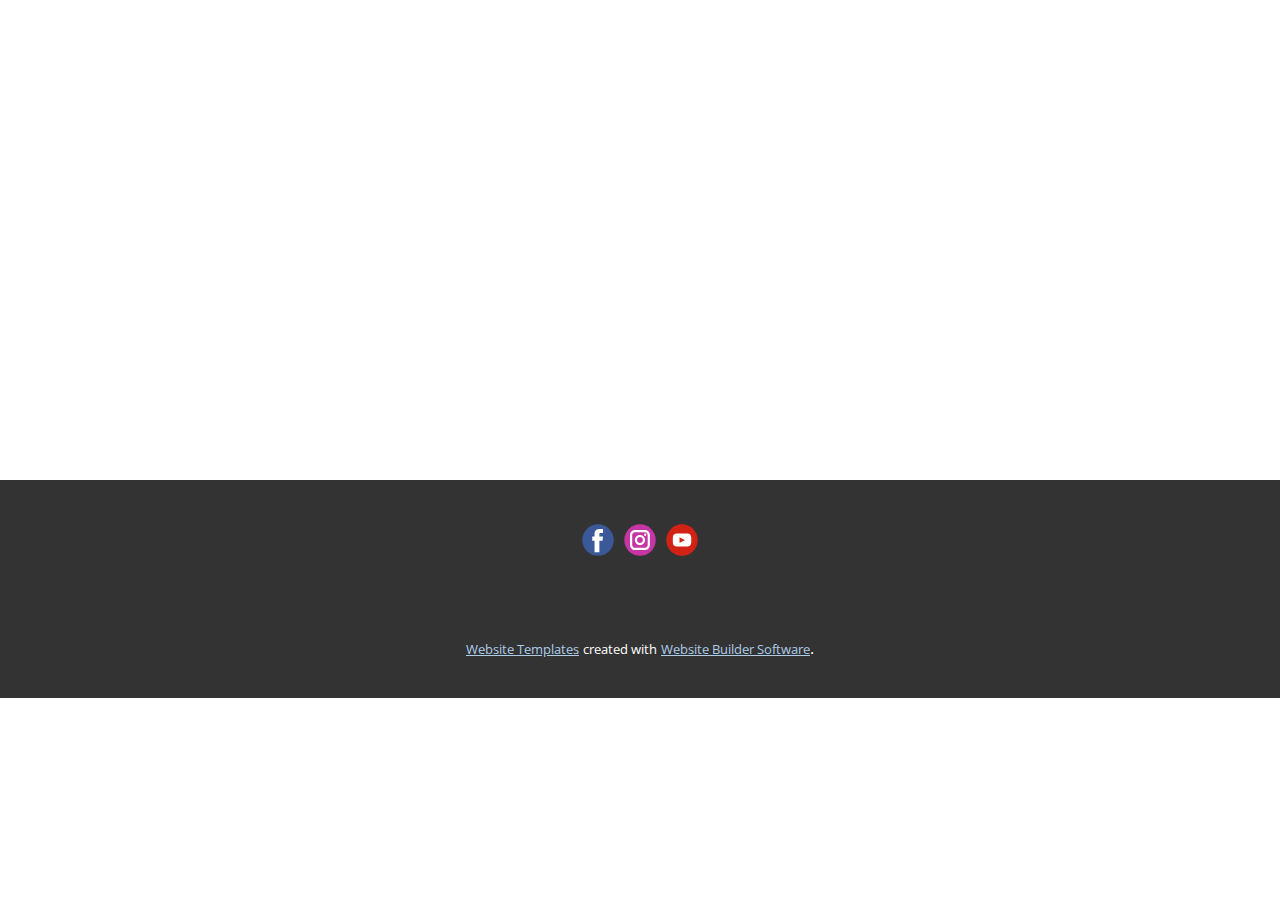
<file: Contact.html>
<!DOCTYPE html>
<html style="font-size: 16px;" lang="en"><head>
    <meta name="viewport" content="width=device-width, initial-scale=1.0">
    <meta charset="utf-8">
    <meta name="keywords" content="">
    <meta name="description" content="">
    <title>Contact</title>
    <link rel="stylesheet" href="nicepage.css" media="screen">
<link rel="stylesheet" href="Contact.css" media="screen">
    <script class="u-script" type="text/javascript" src="jquery.js" defer=""></script>
    <script class="u-script" type="text/javascript" src="nicepage.js" defer=""></script>
    <meta name="generator" content="Nicepage 5.6.9, nicepage.com">
    <link id="u-theme-google-font" rel="stylesheet" href="https://fonts.googleapis.com/css?family=Roboto:100,100i,300,300i,400,400i,500,500i,700,700i,900,900i|Open+Sans:300,300i,400,400i,500,500i,600,600i,700,700i,800,800i">
    
    
    <script type="application/ld+json">{
		"@context": "http://schema.org",
		"@type": "Organization",
		"name": "",
		"sameAs": [
				"https://www.facebook.com/NTUTreattheHomeless",
				"https://www.instagram.com/ntu_th/"
		]
}</script>
    <meta name="theme-color" content="#478ac9">
    <meta property="og:title" content="Contact">
    <meta property="og:type" content="website">
  <meta data-intl-tel-input-cdn-path="intlTelInput/"></head>
  <body class="u-body u-xl-mode" data-lang="en"><header class="u-clearfix u-header u-header" id="sec-44c0"><div class="u-clearfix u-sheet u-sheet-1"></div></header>
    <section class="u-clearfix u-section-1" id="sec-b888">
      <div class="u-clearfix u-sheet u-sheet-1"></div>
    </section>
    
    
    <footer class="u-clearfix u-footer u-grey-80" id="sec-e88d"><div class="u-clearfix u-sheet u-sheet-1">
        <div class="u-align-left u-social-icons u-spacing-10 u-social-icons-1">
          <a class="u-social-url" title="facebook" target="_blank" href="https://www.facebook.com/NTUTreattheHomeless"><span class="u-icon u-social-facebook u-social-icon u-icon-1"><svg class="u-svg-link" preserveAspectRatio="xMidYMin slice" viewBox="0 0 112 112" style=""><use xmlns:xlink="http://www.w3.org/1999/xlink" xlink:href="#svg-0409"></use></svg><svg class="u-svg-content" viewBox="0 0 112 112" x="0" y="0" id="svg-0409"><circle fill="currentColor" cx="56.1" cy="56.1" r="55"></circle><path fill="#FFFFFF" d="M73.5,31.6h-9.1c-1.4,0-3.6,0.8-3.6,3.9v8.5h12.6L72,58.3H60.8v40.8H43.9V58.3h-8V43.9h8v-9.2
      c0-6.7,3.1-17,17-17h12.5v13.9H73.5z"></path></svg></span>
          </a>
          <a class="u-social-url" title="instagram" target="_blank" href="https://www.instagram.com/ntu_th/"><span class="u-icon u-social-icon u-social-instagram u-icon-2"><svg class="u-svg-link" preserveAspectRatio="xMidYMin slice" viewBox="0 0 112 112" style=""><use xmlns:xlink="http://www.w3.org/1999/xlink" xlink:href="#svg-738c"></use></svg><svg class="u-svg-content" viewBox="0 0 112 112" x="0" y="0" id="svg-738c"><circle fill="currentColor" cx="56.1" cy="56.1" r="55"></circle><path fill="#FFFFFF" d="M55.9,38.2c-9.9,0-17.9,8-17.9,17.9C38,66,46,74,55.9,74c9.9,0,17.9-8,17.9-17.9C73.8,46.2,65.8,38.2,55.9,38.2
      z M55.9,66.4c-5.7,0-10.3-4.6-10.3-10.3c-0.1-5.7,4.6-10.3,10.3-10.3c5.7,0,10.3,4.6,10.3,10.3C66.2,61.8,61.6,66.4,55.9,66.4z"></path><path fill="#FFFFFF" d="M74.3,33.5c-2.3,0-4.2,1.9-4.2,4.2s1.9,4.2,4.2,4.2s4.2-1.9,4.2-4.2S76.6,33.5,74.3,33.5z"></path><path fill="#FFFFFF" d="M73.1,21.3H38.6c-9.7,0-17.5,7.9-17.5,17.5v34.5c0,9.7,7.9,17.6,17.5,17.6h34.5c9.7,0,17.5-7.9,17.5-17.5V38.8
      C90.6,29.1,82.7,21.3,73.1,21.3z M83,73.3c0,5.5-4.5,9.9-9.9,9.9H38.6c-5.5,0-9.9-4.5-9.9-9.9V38.8c0-5.5,4.5-9.9,9.9-9.9h34.5
      c5.5,0,9.9,4.5,9.9,9.9V73.3z"></path></svg></span>
          </a>
          <a class="u-social-url" target="_blank" data-type="YouTube" title="YouTube" href=""><span class="u-icon u-social-icon u-social-youtube u-icon-3"><svg class="u-svg-link" preserveAspectRatio="xMidYMin slice" viewBox="0 0 112 112" style=""><use xmlns:xlink="http://www.w3.org/1999/xlink" xlink:href="#svg-03c9"></use></svg><svg class="u-svg-content" viewBox="0 0 112 112" x="0" y="0" id="svg-03c9"><circle fill="currentColor" cx="56.1" cy="56.1" r="55"></circle><path fill="#FFFFFF" d="M74.9,33.3H37.3c-7.4,0-13.4,6-13.4,13.4v18.8c0,7.4,6,13.4,13.4,13.4h37.6c7.4,0,13.4-6,13.4-13.4V46.7 C88.3,39.3,82.3,33.3,74.9,33.3L74.9,33.3z M65.9,57l-17.6,8.4c-0.5,0.2-1-0.1-1-0.6V47.5c0-0.5,0.6-0.9,1-0.6l17.6,8.9 C66.4,56,66.4,56.8,65.9,57L65.9,57z"></path></svg></span>
          </a>
        </div>
      </div></footer>
    <section class="u-backlink u-clearfix u-grey-80">
      <a class="u-link" href="https://nicepage.com/website-templates" target="_blank">
        <span>Website Templates</span>
      </a>
      <p class="u-text">
        <span>created with</span>
      </p>
      <a class="u-link" href="" target="_blank">
        <span>Website Builder Software</span>
      </a>. 
    </section>
  
</body></html>
</file>
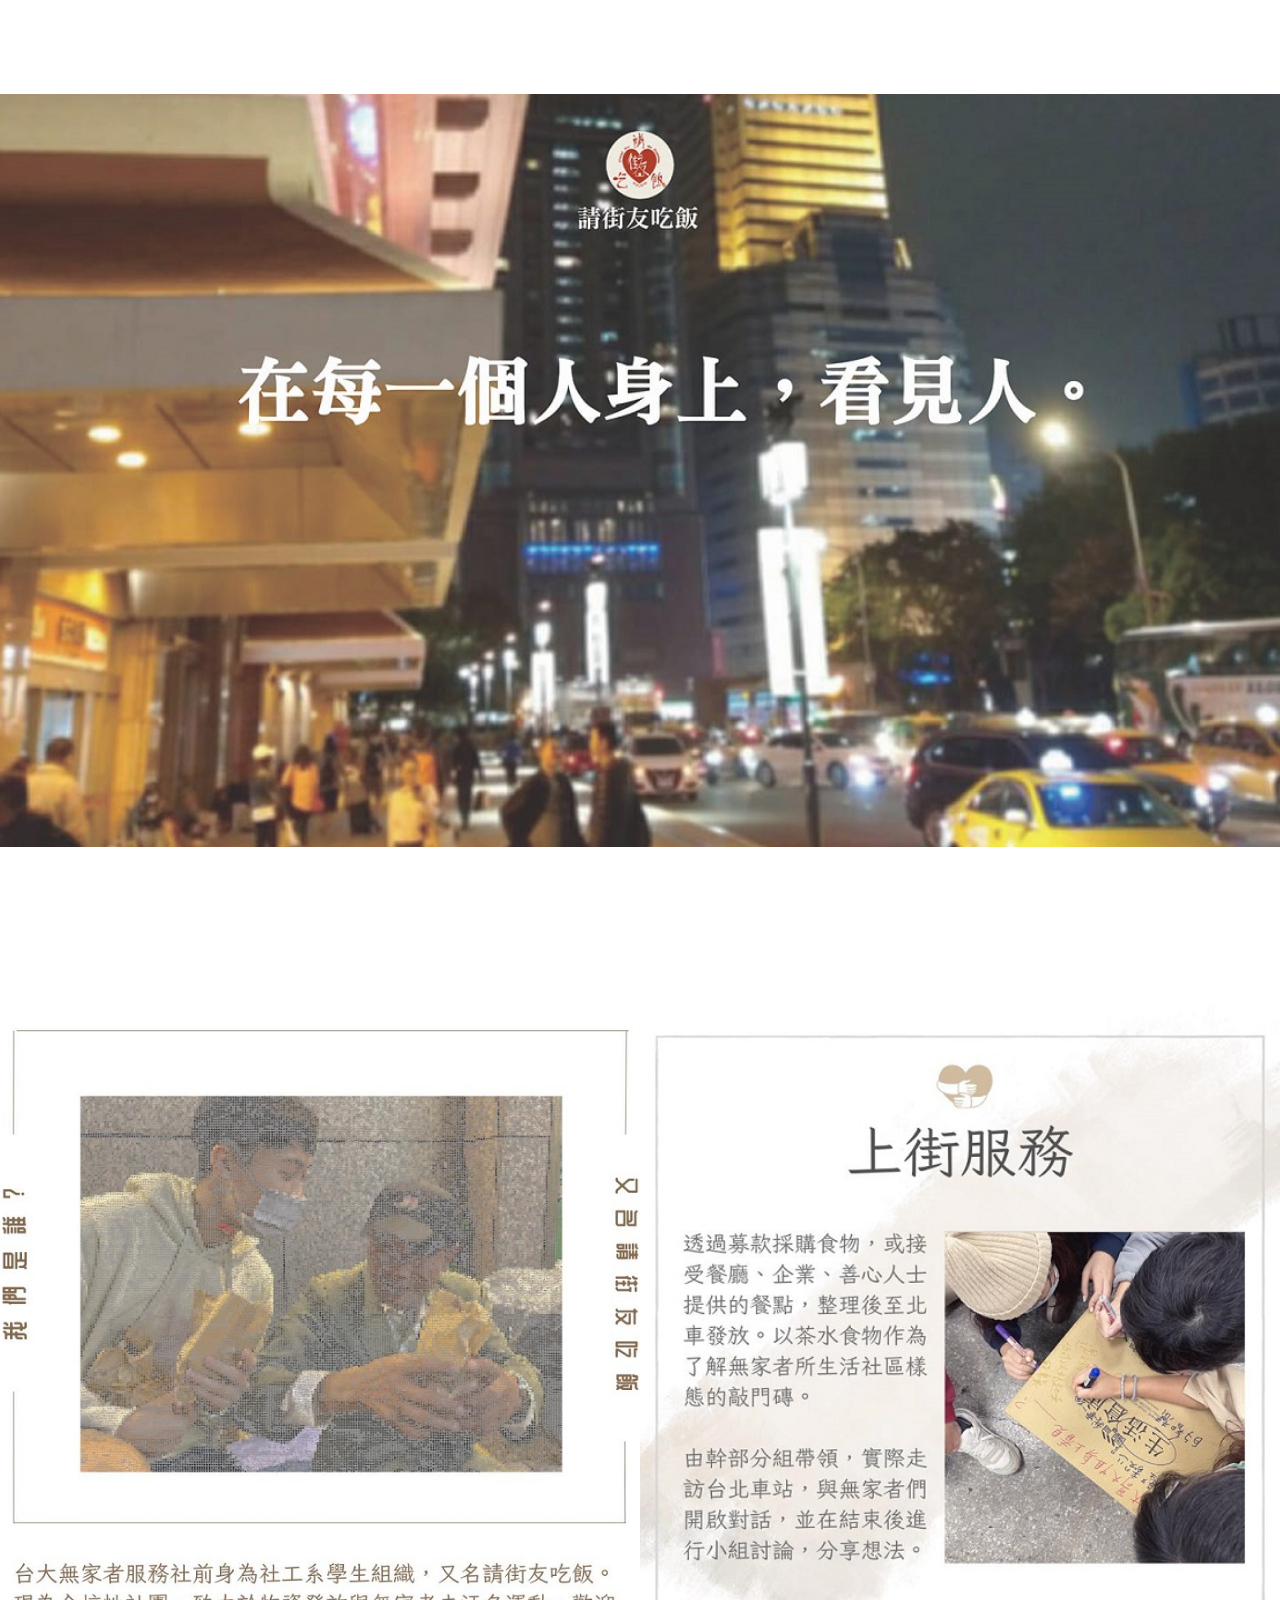
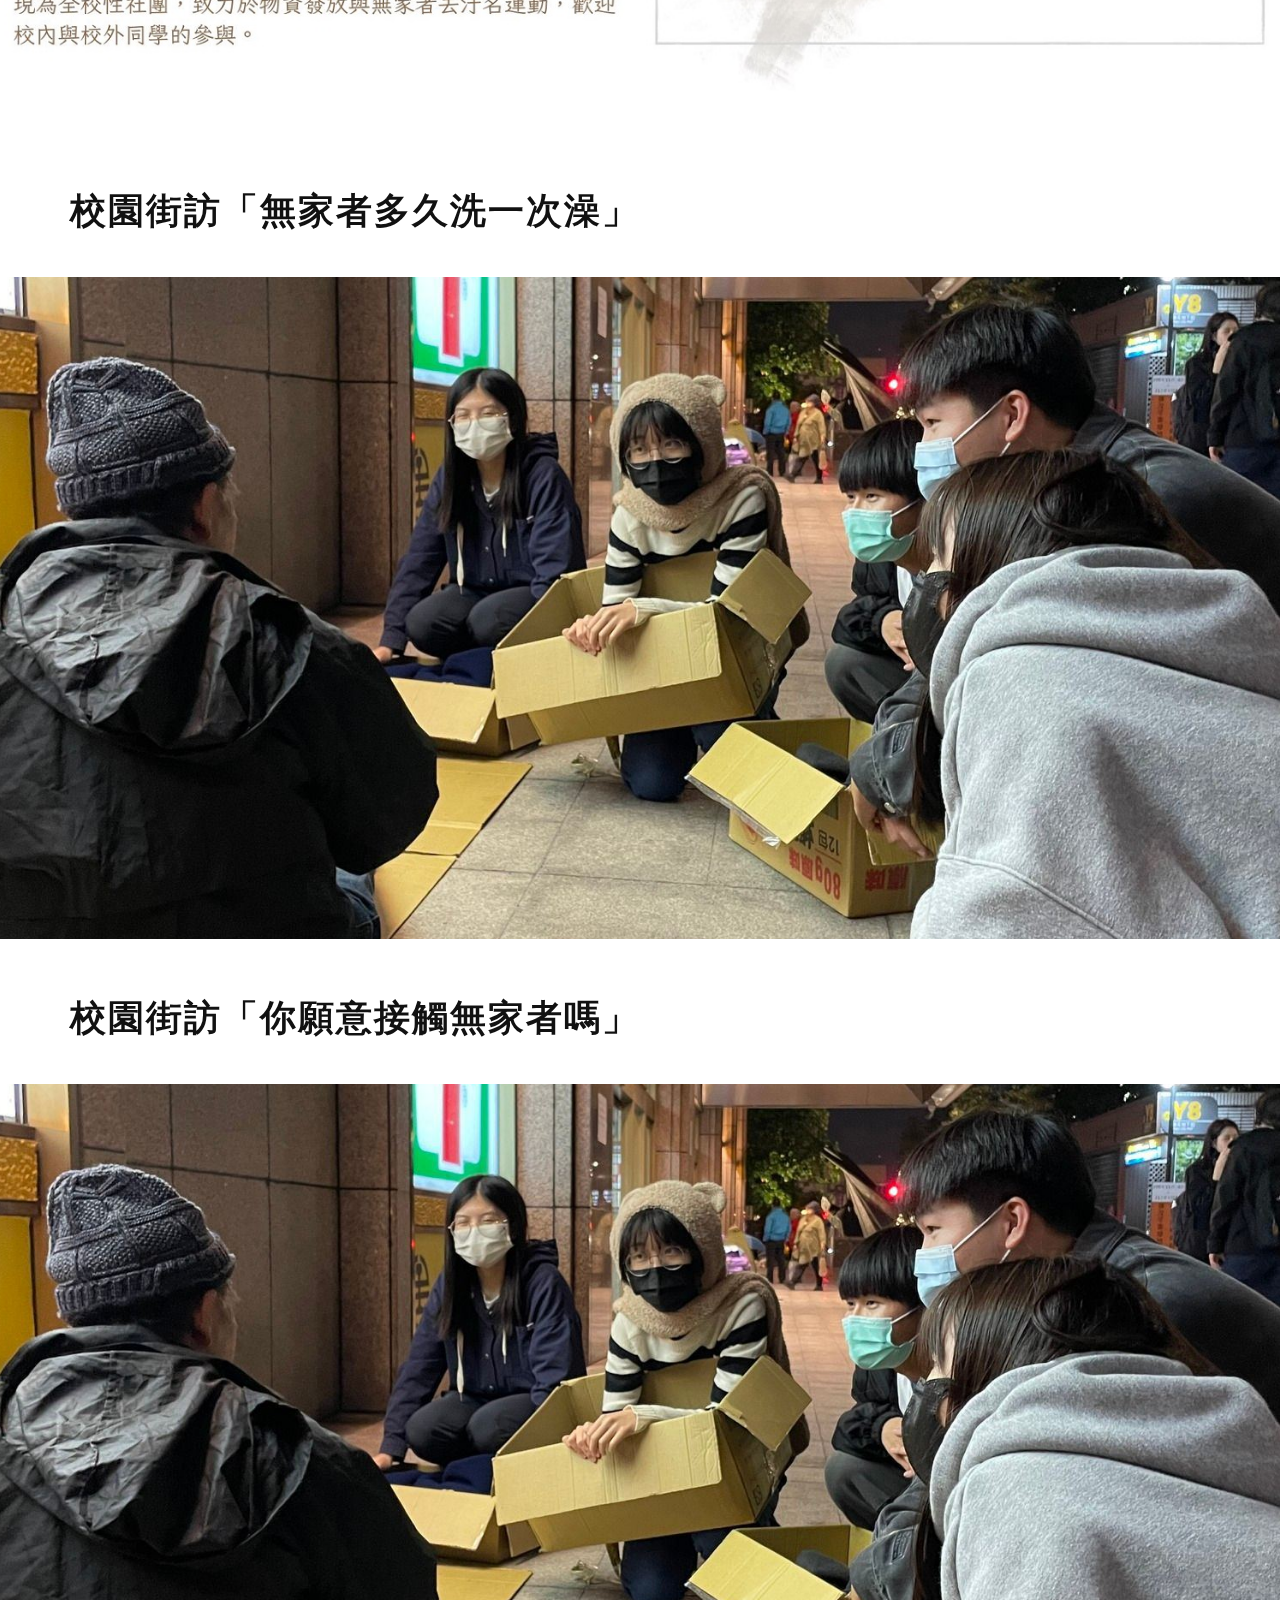
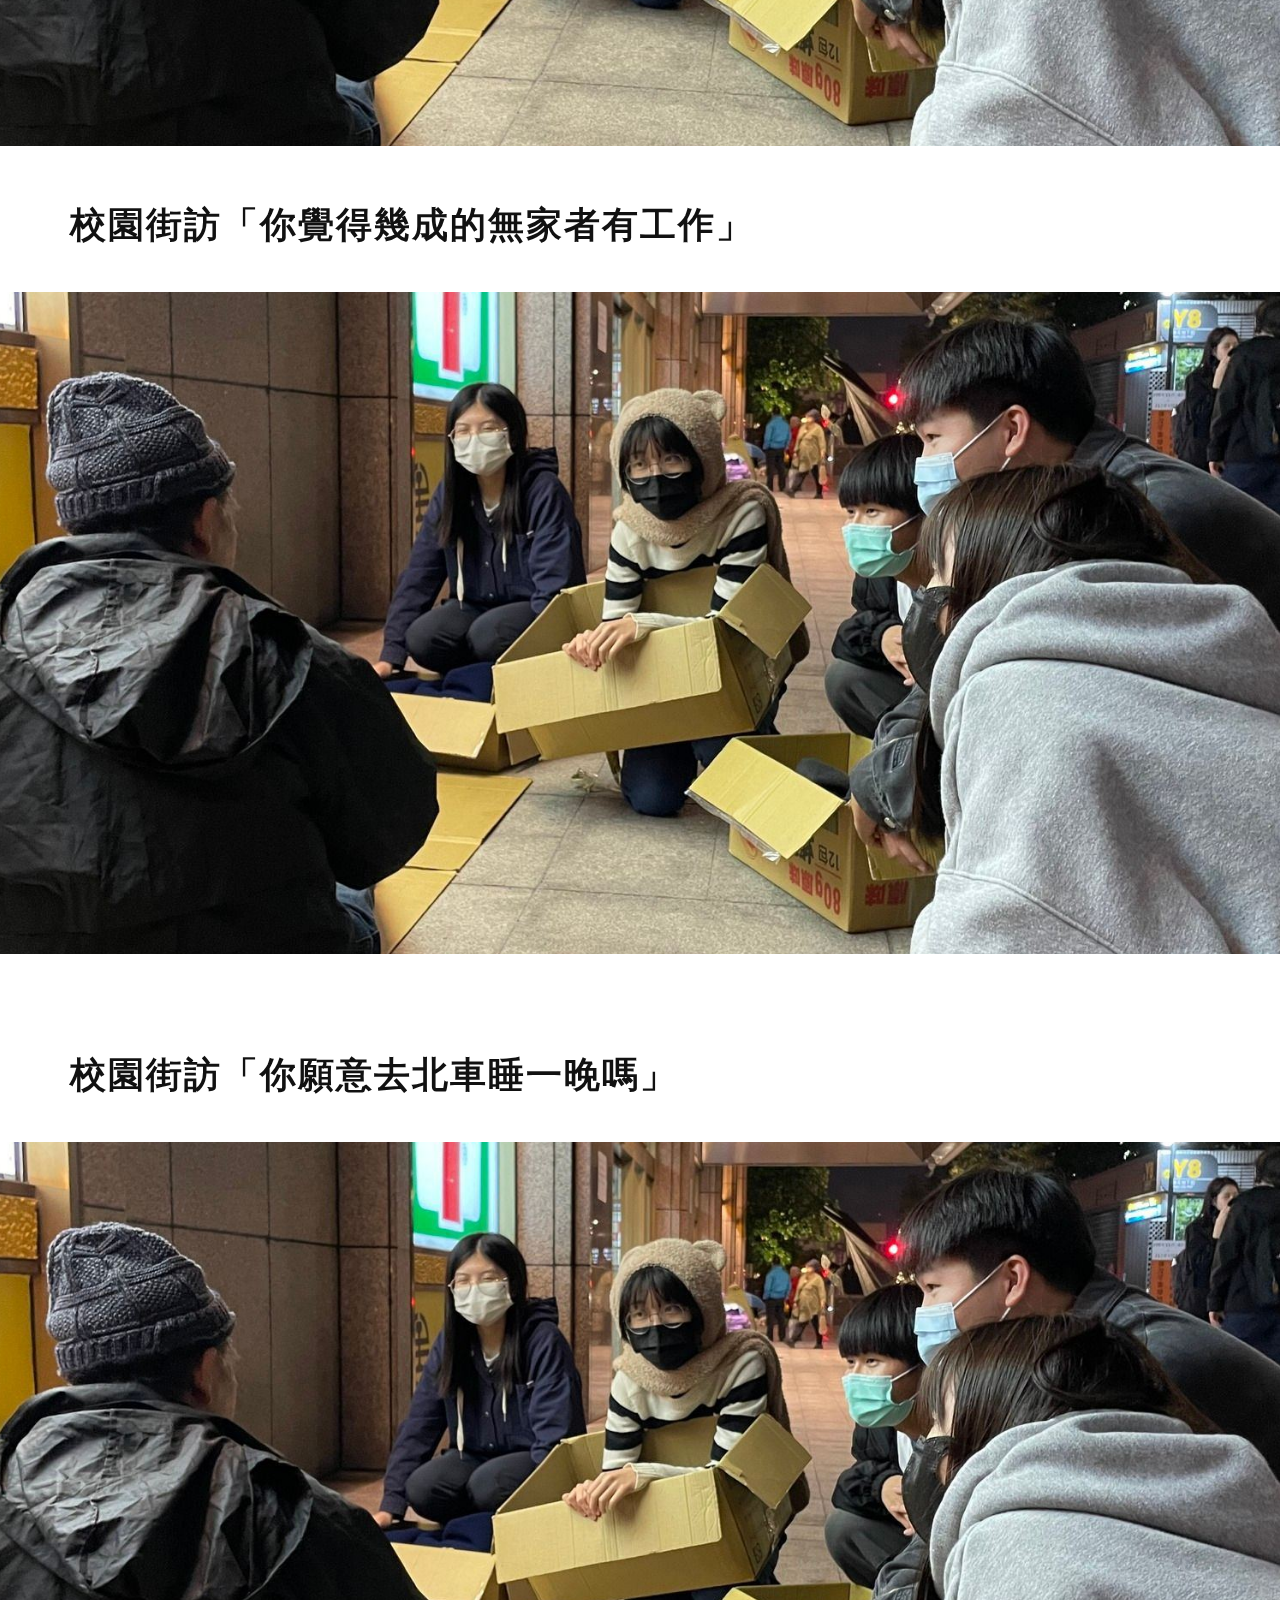
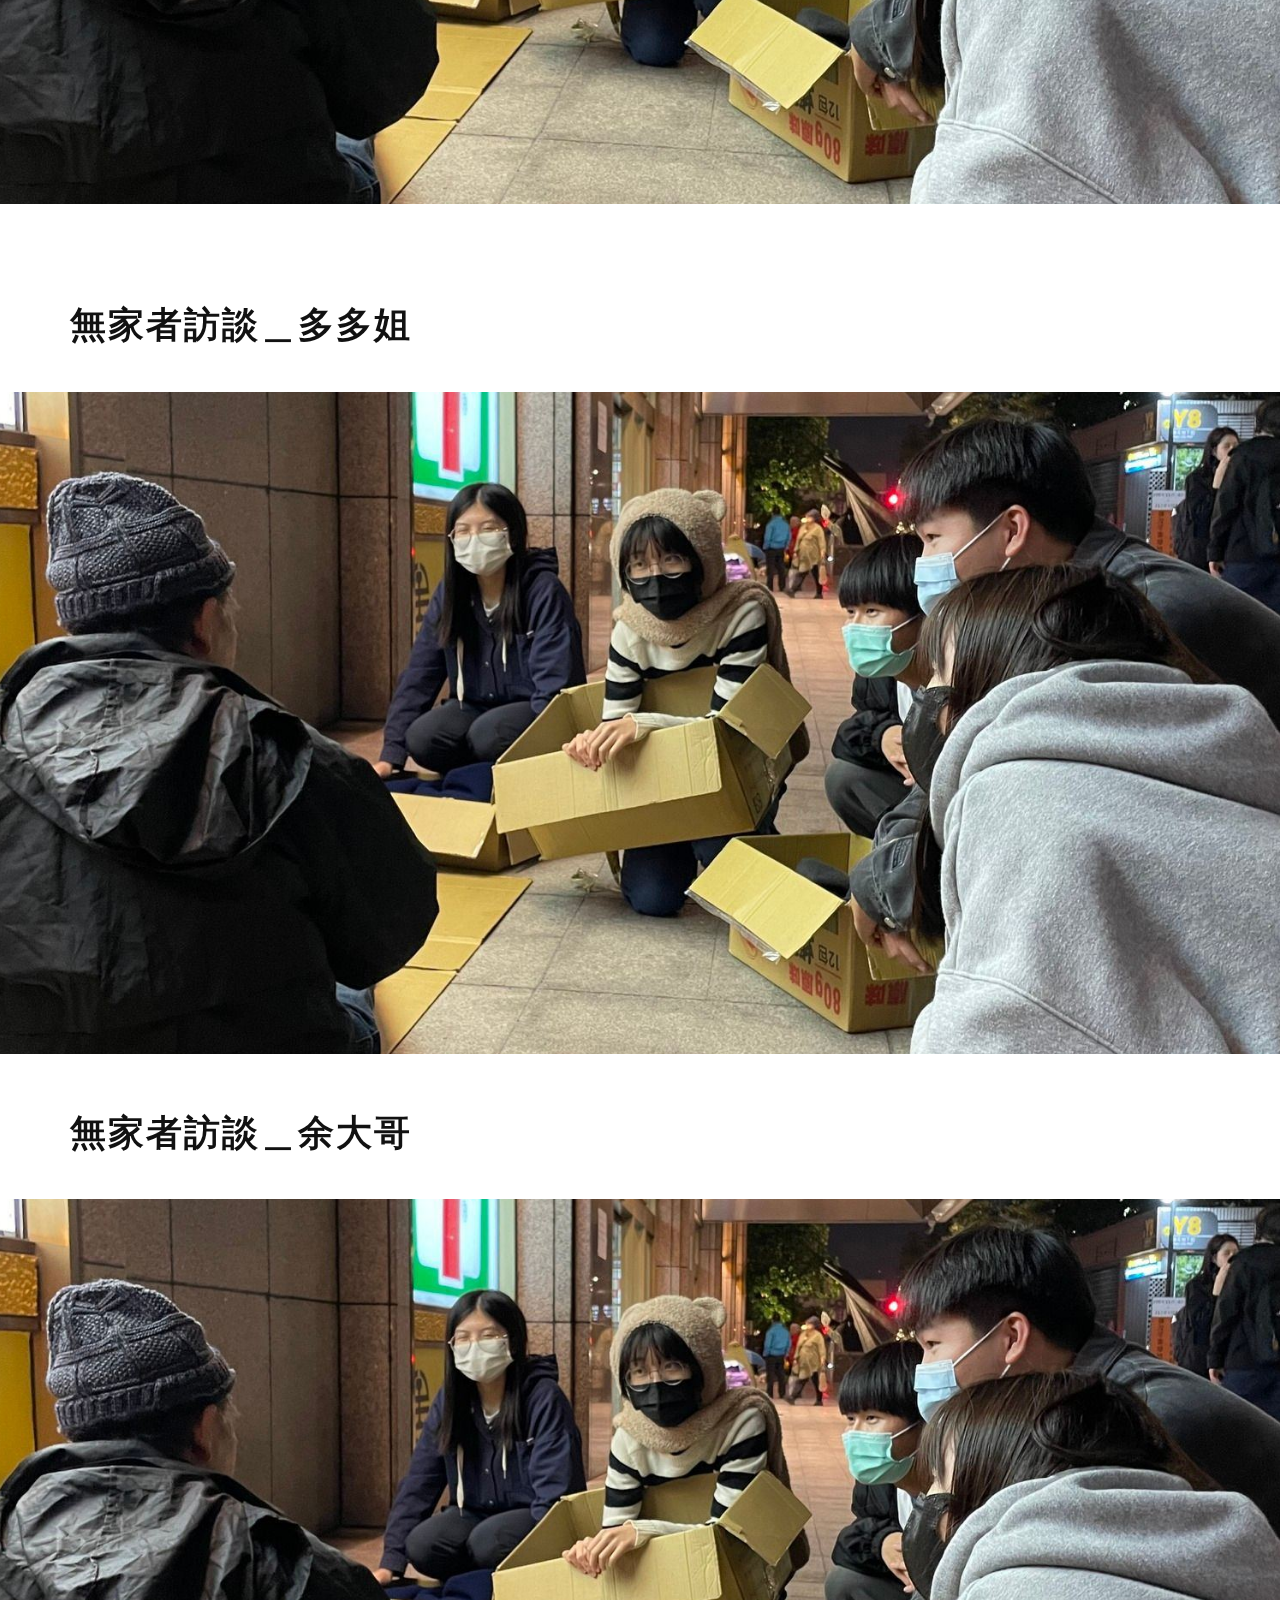
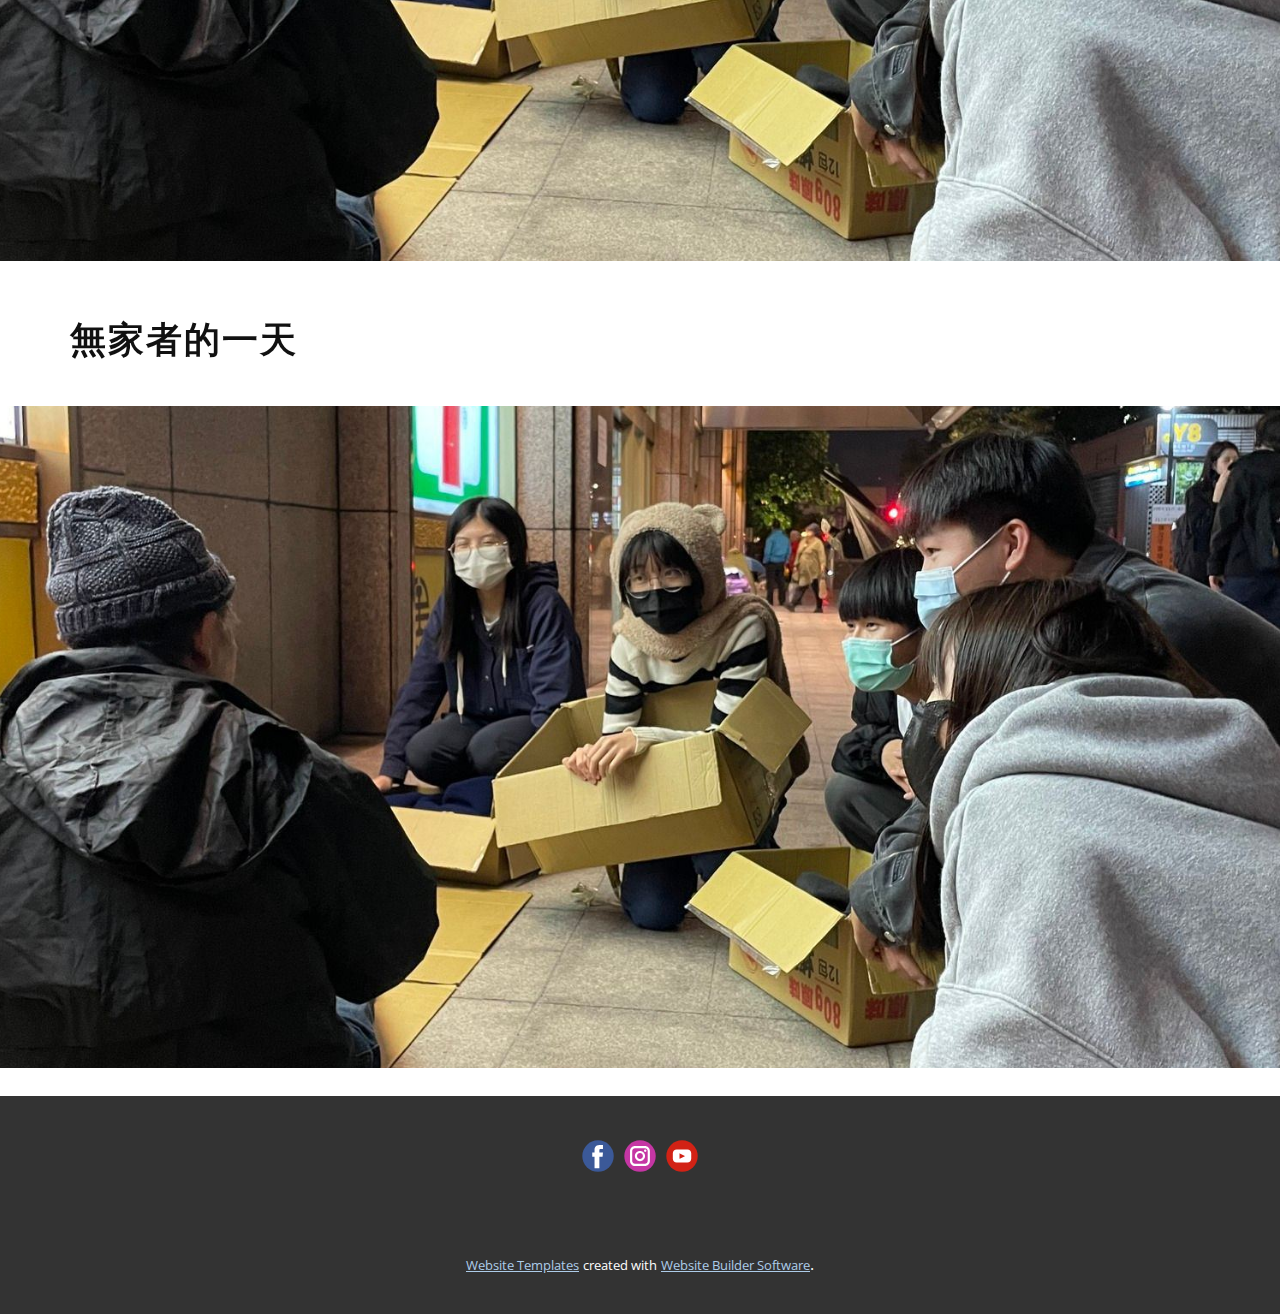
<file: Home.html>
<!DOCTYPE html>
<html style="font-size: 16px;" lang="en"><head>
    <meta name="viewport" content="width=device-width, initial-scale=1.0">
    <meta charset="utf-8">
    <meta name="keywords" content="Brand
design, solutions, our perfect team, Or just reach us right here, Let&amp;apos;s get social!, INTUITIVE">
    <meta name="description" content="">
    <title>Home</title>
    <link rel="stylesheet" href="nicepage.css" media="screen">
<link rel="stylesheet" href="Home.css" media="screen">
    <script class="u-script" type="text/javascript" src="jquery.js" defer=""></script>
    <script class="u-script" type="text/javascript" src="nicepage.js" defer=""></script>
    <meta name="generator" content="Nicepage 5.6.9, nicepage.com">
    <link id="u-theme-google-font" rel="stylesheet" href="https://fonts.googleapis.com/css?family=Roboto:100,100i,300,300i,400,400i,500,500i,700,700i,900,900i|Open+Sans:300,300i,400,400i,500,500i,600,600i,700,700i,800,800i">
    
    
    
    
    
    
    
    
    
    
    <script type="application/ld+json">{
		"@context": "http://schema.org",
		"@type": "Organization",
		"name": "",
		"sameAs": [
				"https://www.facebook.com/NTUTreattheHomeless",
				"https://www.instagram.com/ntu_th/"
		]
}</script>
    <meta name="theme-color" content="#478ac9">
    <meta property="og:title" content="Home">
    <meta property="og:type" content="website">
  <meta data-intl-tel-input-cdn-path="intlTelInput/"></head>
  <body class="u-body u-xl-mode" data-lang="en"><header class="u-clearfix u-header u-header" id="sec-44c0"><div class="u-clearfix u-sheet u-sheet-1"></div></header>
    <section id="carousel_1e37" class="u-carousel u-slide u-block-b78b-1" data-u-ride="carousel" data-interval="5000">
      <ol class="u-absolute-hcenter u-carousel-indicators u-hidden u-block-b78b-2">
        <li data-u-target="#carousel_1e37" class="u-active u-grey-30" data-u-slide-to="0"></li>
      </ol>
      <div class="u-carousel-inner" role="listbox">
        <div class="u-active u-carousel-item u-clearfix u-section-1-1">
          <div class="u-clearfix u-expanded-width u-layout-wrap u-layout-wrap-1">
            <div class="u-gutter-0 u-layout">
              <div class="u-layout-row">
                <div class="u-container-align-center u-container-style u-image u-layout-cell u-size-60 u-image-1" data-image-width="1152" data-image-height="815">
                  <div class="u-container-layout u-valign-bottom-xs u-valign-middle-md u-valign-middle-sm u-container-layout-1"></div>
                </div>
              </div>
            </div>
          </div>
        </div>
      </div>
      <a class="u-absolute-vcenter u-carousel-control u-carousel-control-prev u-hidden u-text-body-color u-block-b78b-3" href="#carousel_1e37" role="button" data-u-slide="prev">
        <span aria-hidden="true">
          <svg viewBox="0 0 477.175 477.175"><path d="M145.188,238.575l215.5-215.5c5.3-5.3,5.3-13.8,0-19.1s-13.8-5.3-19.1,0l-225.1,225.1c-5.3,5.3-5.3,13.8,0,19.1l225.1,225
                    c2.6,2.6,6.1,4,9.5,4s6.9-1.3,9.5-4c5.3-5.3,5.3-13.8,0-19.1L145.188,238.575z"></path></svg>
        </span>
        <span class="sr-only">Previous</span>
      </a>
      <a class="u-absolute-vcenter u-carousel-control u-carousel-control-next u-hidden u-text-body-color u-block-b78b-4" href="#carousel_1e37" role="button" data-u-slide="next">
        <span aria-hidden="true">
          <svg viewBox="0 0 477.175 477.175"><path d="M360.731,229.075l-225.1-225.1c-5.3-5.3-13.8-5.3-19.1,0s-5.3,13.8,0,19.1l215.5,215.5l-215.5,215.5
                    c-5.3,5.3-5.3,13.8,0,19.1c2.6,2.6,6.1,4,9.5,4c3.4,0,6.9-1.3,9.5-4l225.1-225.1C365.931,242.875,365.931,234.275,360.731,229.075z"></path></svg>
        </span>
        <span class="sr-only">Next</span>
      </a>
    </section>
    <section id="carousel_6109" class="u-carousel u-slide u-block-d72b-1" data-u-ride="carousel" data-interval="5000">
      <ol class="u-absolute-hcenter u-carousel-indicators u-hidden u-block-d72b-2">
        <li data-u-target="#carousel_6109" class="u-active u-grey-30" data-u-slide-to="0"></li>
      </ol>
      <div class="u-carousel-inner" role="listbox">
        <div class="u-active u-carousel-item u-clearfix u-section-2-1">
          <div class="u-clearfix u-sheet u-valign-middle u-sheet-1">
            <div class="u-clearfix u-layout-wrap u-layout-wrap-1">
              <div class="u-gutter-0 u-layout">
                <div class="u-layout-row">
                  <div class="u-container-align-center u-container-style u-image u-layout-cell u-size-30 u-image-1" data-image-width="778" data-image-height="778">
                    <div class="u-container-layout u-valign-bottom-xs u-valign-middle-md u-valign-middle-sm u-container-layout-1"></div>
                  </div>
                  <div class="u-container-style u-image u-layout-cell u-size-30 u-image-2" data-image-width="623" data-image-height="623">
                    <div class="u-container-layout u-container-layout-2"></div>
                  </div>
                </div>
              </div>
            </div>
          </div>
        </div>
      </div>
      <a class="u-absolute-vcenter u-carousel-control u-carousel-control-prev u-hidden u-text-body-color u-block-d72b-3" href="#carousel_6109" role="button" data-u-slide="prev">
        <span aria-hidden="true">
          <svg viewBox="0 0 477.175 477.175"><path d="M145.188,238.575l215.5-215.5c5.3-5.3,5.3-13.8,0-19.1s-13.8-5.3-19.1,0l-225.1,225.1c-5.3,5.3-5.3,13.8,0,19.1l225.1,225
                    c2.6,2.6,6.1,4,9.5,4s6.9-1.3,9.5-4c5.3-5.3,5.3-13.8,0-19.1L145.188,238.575z"></path></svg>
        </span>
        <span class="sr-only">Previous</span>
      </a>
      <a class="u-absolute-vcenter u-carousel-control u-carousel-control-next u-hidden u-text-body-color u-block-d72b-4" href="#carousel_6109" role="button" data-u-slide="next">
        <span aria-hidden="true">
          <svg viewBox="0 0 477.175 477.175"><path d="M360.731,229.075l-225.1-225.1c-5.3-5.3-13.8-5.3-19.1,0s-5.3,13.8,0,19.1l215.5,215.5l-215.5,215.5
                    c-5.3,5.3-5.3,13.8,0,19.1c2.6,2.6,6.1,4,9.5,4c3.4,0,6.9-1.3,9.5-4l225.1-225.1C365.931,242.875,365.931,234.275,360.731,229.075z"></path></svg>
        </span>
        <span class="sr-only">Next</span>
      </a>
    </section>
    <section id="carousel_58d8" class="u-carousel u-slide u-block-8de8-1" data-u-ride="carousel" data-interval="5000">
      <ol class="u-absolute-hcenter u-carousel-indicators u-hidden u-block-8de8-2">
        <li data-u-target="#carousel_58d8" class="u-active u-grey-30" data-u-slide-to="0"></li>
      </ol>
      <div class="u-carousel-inner" role="listbox">
        <div class="u-active u-carousel-item u-clearfix u-section-3-1">
          <div class="u-clearfix u-sheet u-sheet-1">
            <h5 class="u-text u-text-1"> 校園街訪「無家者多久洗一次澡」</h5>
            <div class="u-clearfix u-layout-wrap u-layout-wrap-1">
              <div class="u-layout">
                <div class="u-layout-row">
                  <div class="u-size-31-sm u-size-31-xs u-size-59-lg u-size-59-xl u-size-60-md">
                    <div class="u-layout-col">
                      <div class="u-container-align-center u-container-style u-image u-layout-cell u-left-cell u-size-60 u-image-1" data-image-width="1536" data-image-height="1536">
                        <div class="u-container-layout u-valign-bottom-xs u-valign-middle-md u-valign-middle-sm u-container-layout-1"></div>
                      </div>
                    </div>
                  </div>
                  <div class="u-size-1-lg u-size-1-xl u-size-29-sm u-size-29-xs u-size-60-md">
                    <div class="u-layout-col">
                      <div class="u-size-60">
                        <div class="u-layout-row">
                          <div class="u-container-style u-layout-cell u-right-cell u-size-60 u-layout-cell-2">
                            <div class="u-container-layout u-container-layout-2"></div>
                          </div>
                        </div>
                      </div>
                    </div>
                  </div>
                </div>
              </div>
            </div>
          </div>
        </div>
      </div>
      <a class="u-absolute-vcenter u-carousel-control u-carousel-control-prev u-hidden u-text-body-color u-block-8de8-3" href="#carousel_58d8" role="button" data-u-slide="prev">
        <span aria-hidden="true">
          <svg viewBox="0 0 477.175 477.175"><path d="M145.188,238.575l215.5-215.5c5.3-5.3,5.3-13.8,0-19.1s-13.8-5.3-19.1,0l-225.1,225.1c-5.3,5.3-5.3,13.8,0,19.1l225.1,225
                    c2.6,2.6,6.1,4,9.5,4s6.9-1.3,9.5-4c5.3-5.3,5.3-13.8,0-19.1L145.188,238.575z"></path></svg>
        </span>
        <span class="sr-only">Previous</span>
      </a>
      <a class="u-absolute-vcenter u-carousel-control u-carousel-control-next u-hidden u-text-body-color u-block-8de8-4" href="#carousel_58d8" role="button" data-u-slide="next">
        <span aria-hidden="true">
          <svg viewBox="0 0 477.175 477.175"><path d="M360.731,229.075l-225.1-225.1c-5.3-5.3-13.8-5.3-19.1,0s-5.3,13.8,0,19.1l215.5,215.5l-215.5,215.5
                    c-5.3,5.3-5.3,13.8,0,19.1c2.6,2.6,6.1,4,9.5,4c3.4,0,6.9-1.3,9.5-4l225.1-225.1C365.931,242.875,365.931,234.275,360.731,229.075z"></path></svg>
        </span>
        <span class="sr-only">Next</span>
      </a>
    </section>
    <section id="carousel_65e0" class="u-carousel u-slide u-block-e770-1" data-u-ride="carousel" data-interval="5000">
      <ol class="u-absolute-hcenter u-carousel-indicators u-hidden u-block-e770-2">
        <li data-u-target="#carousel_65e0" class="u-active u-grey-30" data-u-slide-to="0"></li>
      </ol>
      <div class="u-carousel-inner" role="listbox">
        <div class="u-active u-carousel-item u-clearfix u-section-4-1">
          <div class="u-clearfix u-sheet u-sheet-1">
            <h5 class="u-text u-text-1"> 校園街訪「你願意接觸無家者嗎」</h5>
            <div class="u-clearfix u-layout-wrap u-layout-wrap-1">
              <div class="u-layout">
                <div class="u-layout-row">
                  <div class="u-size-31-sm u-size-31-xs u-size-59-lg u-size-59-xl u-size-60-md">
                    <div class="u-layout-col">
                      <div class="u-container-align-center u-container-style u-image u-layout-cell u-left-cell u-size-60 u-image-1" data-image-width="1536" data-image-height="1536">
                        <div class="u-container-layout u-valign-bottom-xs u-valign-middle-md u-valign-middle-sm u-container-layout-1"></div>
                      </div>
                    </div>
                  </div>
                  <div class="u-size-1-lg u-size-1-xl u-size-29-sm u-size-29-xs u-size-60-md">
                    <div class="u-layout-col">
                      <div class="u-size-60">
                        <div class="u-layout-row">
                          <div class="u-container-style u-layout-cell u-right-cell u-size-60 u-layout-cell-2">
                            <div class="u-container-layout u-container-layout-2"></div>
                          </div>
                        </div>
                      </div>
                    </div>
                  </div>
                </div>
              </div>
            </div>
          </div>
        </div>
      </div>
      <a class="u-absolute-vcenter u-carousel-control u-carousel-control-prev u-hidden u-text-body-color u-block-e770-3" href="#carousel_65e0" role="button" data-u-slide="prev">
        <span aria-hidden="true">
          <svg viewBox="0 0 477.175 477.175"><path d="M145.188,238.575l215.5-215.5c5.3-5.3,5.3-13.8,0-19.1s-13.8-5.3-19.1,0l-225.1,225.1c-5.3,5.3-5.3,13.8,0,19.1l225.1,225
                    c2.6,2.6,6.1,4,9.5,4s6.9-1.3,9.5-4c5.3-5.3,5.3-13.8,0-19.1L145.188,238.575z"></path></svg>
        </span>
        <span class="sr-only">Previous</span>
      </a>
      <a class="u-absolute-vcenter u-carousel-control u-carousel-control-next u-hidden u-text-body-color u-block-e770-4" href="#carousel_65e0" role="button" data-u-slide="next">
        <span aria-hidden="true">
          <svg viewBox="0 0 477.175 477.175"><path d="M360.731,229.075l-225.1-225.1c-5.3-5.3-13.8-5.3-19.1,0s-5.3,13.8,0,19.1l215.5,215.5l-215.5,215.5
                    c-5.3,5.3-5.3,13.8,0,19.1c2.6,2.6,6.1,4,9.5,4c3.4,0,6.9-1.3,9.5-4l225.1-225.1C365.931,242.875,365.931,234.275,360.731,229.075z"></path></svg>
        </span>
        <span class="sr-only">Next</span>
      </a>
    </section>
    <section id="carousel_3b27" class="u-carousel u-slide u-block-cf1f-1" data-u-ride="carousel" data-interval="5000">
      <ol class="u-absolute-hcenter u-carousel-indicators u-hidden u-block-cf1f-2">
        <li data-u-target="#carousel_3b27" class="u-active u-grey-30" data-u-slide-to="0"></li>
      </ol>
      <div class="u-carousel-inner" role="listbox">
        <div class="u-active u-carousel-item u-clearfix u-section-5-1">
          <div class="u-clearfix u-sheet u-sheet-1">
            <h5 class="u-text u-text-1"> 校園街訪「你覺得幾成的無家者有工作」</h5>
            <div class="u-clearfix u-layout-wrap u-layout-wrap-1">
              <div class="u-layout">
                <div class="u-layout-row">
                  <div class="u-size-31-sm u-size-31-xs u-size-59-lg u-size-59-xl u-size-60-md">
                    <div class="u-layout-col">
                      <div class="u-container-align-center u-container-style u-image u-layout-cell u-left-cell u-size-60 u-image-1" data-image-width="1536" data-image-height="1536">
                        <div class="u-container-layout u-valign-bottom-xs u-valign-middle-md u-valign-middle-sm u-container-layout-1"></div>
                      </div>
                    </div>
                  </div>
                  <div class="u-size-1-lg u-size-1-xl u-size-29-sm u-size-29-xs u-size-60-md">
                    <div class="u-layout-col">
                      <div class="u-size-60">
                        <div class="u-layout-row">
                          <div class="u-container-style u-layout-cell u-right-cell u-size-60 u-layout-cell-2">
                            <div class="u-container-layout u-container-layout-2"></div>
                          </div>
                        </div>
                      </div>
                    </div>
                  </div>
                </div>
              </div>
            </div>
          </div>
        </div>
      </div>
      <a class="u-absolute-vcenter u-carousel-control u-carousel-control-prev u-hidden u-text-body-color u-block-cf1f-3" href="#carousel_3b27" role="button" data-u-slide="prev">
        <span aria-hidden="true">
          <svg viewBox="0 0 477.175 477.175"><path d="M145.188,238.575l215.5-215.5c5.3-5.3,5.3-13.8,0-19.1s-13.8-5.3-19.1,0l-225.1,225.1c-5.3,5.3-5.3,13.8,0,19.1l225.1,225
                    c2.6,2.6,6.1,4,9.5,4s6.9-1.3,9.5-4c5.3-5.3,5.3-13.8,0-19.1L145.188,238.575z"></path></svg>
        </span>
        <span class="sr-only">Previous</span>
      </a>
      <a class="u-absolute-vcenter u-carousel-control u-carousel-control-next u-hidden u-text-body-color u-block-cf1f-4" href="#carousel_3b27" role="button" data-u-slide="next">
        <span aria-hidden="true">
          <svg viewBox="0 0 477.175 477.175"><path d="M360.731,229.075l-225.1-225.1c-5.3-5.3-13.8-5.3-19.1,0s-5.3,13.8,0,19.1l215.5,215.5l-215.5,215.5
                    c-5.3,5.3-5.3,13.8,0,19.1c2.6,2.6,6.1,4,9.5,4c3.4,0,6.9-1.3,9.5-4l225.1-225.1C365.931,242.875,365.931,234.275,360.731,229.075z"></path></svg>
        </span>
        <span class="sr-only">Next</span>
      </a>
    </section>
    <section id="carousel_9b9c" class="u-carousel u-slide u-block-235a-1" data-u-ride="carousel" data-interval="5000">
      <ol class="u-absolute-hcenter u-carousel-indicators u-hidden u-block-235a-2">
        <li data-u-target="#carousel_9b9c" class="u-active u-grey-30" data-u-slide-to="0"></li>
      </ol>
      <div class="u-carousel-inner" role="listbox">
        <div class="u-active u-carousel-item u-clearfix u-section-6-1">
          <div class="u-clearfix u-sheet u-sheet-1">
            <h5 class="u-text u-text-1"> 校園街訪「你願意去北車睡一晚嗎」</h5>
            <div class="u-clearfix u-layout-wrap u-layout-wrap-1">
              <div class="u-layout">
                <div class="u-layout-row">
                  <div class="u-size-31-sm u-size-31-xs u-size-59-lg u-size-59-xl u-size-60-md">
                    <div class="u-layout-col">
                      <div class="u-container-align-center u-container-style u-image u-layout-cell u-left-cell u-size-60 u-image-1" data-image-width="1536" data-image-height="1536">
                        <div class="u-container-layout u-valign-bottom-xs u-valign-middle-md u-valign-middle-sm u-container-layout-1"></div>
                      </div>
                    </div>
                  </div>
                  <div class="u-size-1-lg u-size-1-xl u-size-29-sm u-size-29-xs u-size-60-md">
                    <div class="u-layout-col">
                      <div class="u-size-60">
                        <div class="u-layout-row">
                          <div class="u-container-style u-layout-cell u-right-cell u-size-60 u-layout-cell-2">
                            <div class="u-container-layout u-container-layout-2"></div>
                          </div>
                        </div>
                      </div>
                    </div>
                  </div>
                </div>
              </div>
            </div>
          </div>
        </div>
      </div>
      <a class="u-absolute-vcenter u-carousel-control u-carousel-control-prev u-hidden u-text-body-color u-block-235a-3" href="#carousel_9b9c" role="button" data-u-slide="prev">
        <span aria-hidden="true">
          <svg viewBox="0 0 477.175 477.175"><path d="M145.188,238.575l215.5-215.5c5.3-5.3,5.3-13.8,0-19.1s-13.8-5.3-19.1,0l-225.1,225.1c-5.3,5.3-5.3,13.8,0,19.1l225.1,225
                    c2.6,2.6,6.1,4,9.5,4s6.9-1.3,9.5-4c5.3-5.3,5.3-13.8,0-19.1L145.188,238.575z"></path></svg>
        </span>
        <span class="sr-only">Previous</span>
      </a>
      <a class="u-absolute-vcenter u-carousel-control u-carousel-control-next u-hidden u-text-body-color u-block-235a-4" href="#carousel_9b9c" role="button" data-u-slide="next">
        <span aria-hidden="true">
          <svg viewBox="0 0 477.175 477.175"><path d="M360.731,229.075l-225.1-225.1c-5.3-5.3-13.8-5.3-19.1,0s-5.3,13.8,0,19.1l215.5,215.5l-215.5,215.5
                    c-5.3,5.3-5.3,13.8,0,19.1c2.6,2.6,6.1,4,9.5,4c3.4,0,6.9-1.3,9.5-4l225.1-225.1C365.931,242.875,365.931,234.275,360.731,229.075z"></path></svg>
        </span>
        <span class="sr-only">Next</span>
      </a>
    </section>
    <section id="carousel_7c94" class="u-carousel u-slide u-block-61bb-1" data-u-ride="carousel" data-interval="5000">
      <ol class="u-absolute-hcenter u-carousel-indicators u-hidden u-block-61bb-2">
        <li data-u-target="#carousel_7c94" class="u-active u-grey-30" data-u-slide-to="0"></li>
      </ol>
      <div class="u-carousel-inner" role="listbox">
        <div class="u-active u-carousel-item u-clearfix u-section-7-1">
          <div class="u-clearfix u-sheet u-sheet-1">
            <h5 class="u-text u-text-1"> 無家者訪談＿多多姐</h5>
            <div class="u-clearfix u-layout-wrap u-layout-wrap-1">
              <div class="u-layout">
                <div class="u-layout-row">
                  <div class="u-size-31-sm u-size-31-xs u-size-59-lg u-size-59-xl u-size-60-md">
                    <div class="u-layout-col">
                      <div class="u-container-align-center u-container-style u-image u-layout-cell u-left-cell u-size-60 u-image-1" data-image-width="1536" data-image-height="1536">
                        <div class="u-container-layout u-valign-bottom-xs u-valign-middle-md u-valign-middle-sm u-container-layout-1"></div>
                      </div>
                    </div>
                  </div>
                  <div class="u-size-1-lg u-size-1-xl u-size-29-sm u-size-29-xs u-size-60-md">
                    <div class="u-layout-col">
                      <div class="u-size-60">
                        <div class="u-layout-row">
                          <div class="u-container-style u-layout-cell u-right-cell u-size-60 u-layout-cell-2">
                            <div class="u-container-layout u-container-layout-2"></div>
                          </div>
                        </div>
                      </div>
                    </div>
                  </div>
                </div>
              </div>
            </div>
          </div>
        </div>
      </div>
      <a class="u-absolute-vcenter u-carousel-control u-carousel-control-prev u-hidden u-text-body-color u-block-61bb-3" href="#carousel_7c94" role="button" data-u-slide="prev">
        <span aria-hidden="true">
          <svg viewBox="0 0 477.175 477.175"><path d="M145.188,238.575l215.5-215.5c5.3-5.3,5.3-13.8,0-19.1s-13.8-5.3-19.1,0l-225.1,225.1c-5.3,5.3-5.3,13.8,0,19.1l225.1,225
                    c2.6,2.6,6.1,4,9.5,4s6.9-1.3,9.5-4c5.3-5.3,5.3-13.8,0-19.1L145.188,238.575z"></path></svg>
        </span>
        <span class="sr-only">Previous</span>
      </a>
      <a class="u-absolute-vcenter u-carousel-control u-carousel-control-next u-hidden u-text-body-color u-block-61bb-4" href="#carousel_7c94" role="button" data-u-slide="next">
        <span aria-hidden="true">
          <svg viewBox="0 0 477.175 477.175"><path d="M360.731,229.075l-225.1-225.1c-5.3-5.3-13.8-5.3-19.1,0s-5.3,13.8,0,19.1l215.5,215.5l-215.5,215.5
                    c-5.3,5.3-5.3,13.8,0,19.1c2.6,2.6,6.1,4,9.5,4c3.4,0,6.9-1.3,9.5-4l225.1-225.1C365.931,242.875,365.931,234.275,360.731,229.075z"></path></svg>
        </span>
        <span class="sr-only">Next</span>
      </a>
    </section>
    <section id="carousel_a7ed" class="u-carousel u-slide u-block-10a8-1" data-u-ride="carousel" data-interval="5000">
      <ol class="u-absolute-hcenter u-carousel-indicators u-hidden u-block-10a8-2">
        <li data-u-target="#carousel_a7ed" class="u-active u-grey-30" data-u-slide-to="0"></li>
      </ol>
      <div class="u-carousel-inner" role="listbox">
        <div class="u-active u-carousel-item u-clearfix u-section-8-1">
          <div class="u-clearfix u-sheet u-sheet-1">
            <h5 class="u-text u-text-1"> 無家者訪談＿余大哥</h5>
            <div class="u-clearfix u-layout-wrap u-layout-wrap-1">
              <div class="u-layout">
                <div class="u-layout-row">
                  <div class="u-size-31-sm u-size-31-xs u-size-59-lg u-size-59-xl u-size-60-md">
                    <div class="u-layout-col">
                      <div class="u-container-align-center u-container-style u-image u-layout-cell u-left-cell u-size-60 u-image-1" data-image-width="1536" data-image-height="1536">
                        <div class="u-container-layout u-valign-bottom-xs u-valign-middle-md u-valign-middle-sm u-container-layout-1"></div>
                      </div>
                    </div>
                  </div>
                  <div class="u-size-1-lg u-size-1-xl u-size-29-sm u-size-29-xs u-size-60-md">
                    <div class="u-layout-col">
                      <div class="u-size-60">
                        <div class="u-layout-row">
                          <div class="u-container-style u-layout-cell u-right-cell u-size-60 u-layout-cell-2">
                            <div class="u-container-layout u-container-layout-2"></div>
                          </div>
                        </div>
                      </div>
                    </div>
                  </div>
                </div>
              </div>
            </div>
          </div>
        </div>
      </div>
      <a class="u-absolute-vcenter u-carousel-control u-carousel-control-prev u-hidden u-text-body-color u-block-10a8-3" href="#carousel_a7ed" role="button" data-u-slide="prev">
        <span aria-hidden="true">
          <svg viewBox="0 0 477.175 477.175"><path d="M145.188,238.575l215.5-215.5c5.3-5.3,5.3-13.8,0-19.1s-13.8-5.3-19.1,0l-225.1,225.1c-5.3,5.3-5.3,13.8,0,19.1l225.1,225
                    c2.6,2.6,6.1,4,9.5,4s6.9-1.3,9.5-4c5.3-5.3,5.3-13.8,0-19.1L145.188,238.575z"></path></svg>
        </span>
        <span class="sr-only">Previous</span>
      </a>
      <a class="u-absolute-vcenter u-carousel-control u-carousel-control-next u-hidden u-text-body-color u-block-10a8-4" href="#carousel_a7ed" role="button" data-u-slide="next">
        <span aria-hidden="true">
          <svg viewBox="0 0 477.175 477.175"><path d="M360.731,229.075l-225.1-225.1c-5.3-5.3-13.8-5.3-19.1,0s-5.3,13.8,0,19.1l215.5,215.5l-215.5,215.5
                    c-5.3,5.3-5.3,13.8,0,19.1c2.6,2.6,6.1,4,9.5,4c3.4,0,6.9-1.3,9.5-4l225.1-225.1C365.931,242.875,365.931,234.275,360.731,229.075z"></path></svg>
        </span>
        <span class="sr-only">Next</span>
      </a>
    </section>
    <section id="carousel_9b5c" class="u-carousel u-slide u-block-a835-1" data-u-ride="carousel" data-interval="5000">
      <ol class="u-absolute-hcenter u-carousel-indicators u-hidden u-block-a835-2">
        <li data-u-target="#carousel_9b5c" class="u-active u-grey-30" data-u-slide-to="0"></li>
      </ol>
      <div class="u-carousel-inner" role="listbox">
        <div class="u-active u-carousel-item u-clearfix u-section-9-1">
          <div class="u-clearfix u-sheet u-sheet-1">
            <h5 class="u-text u-text-1"> 無家者的一天</h5>
            <div class="u-clearfix u-layout-wrap u-layout-wrap-1">
              <div class="u-layout">
                <div class="u-layout-row">
                  <div class="u-size-31-sm u-size-31-xs u-size-59-lg u-size-59-xl u-size-60-md">
                    <div class="u-layout-col">
                      <div class="u-container-align-center u-container-style u-image u-layout-cell u-left-cell u-size-60 u-image-1" data-image-width="1536" data-image-height="1536">
                        <div class="u-container-layout u-valign-bottom-xs u-valign-middle-md u-valign-middle-sm u-container-layout-1"></div>
                      </div>
                    </div>
                  </div>
                  <div class="u-size-1-lg u-size-1-xl u-size-29-sm u-size-29-xs u-size-60-md">
                    <div class="u-layout-col">
                      <div class="u-size-60">
                        <div class="u-layout-row">
                          <div class="u-container-style u-layout-cell u-right-cell u-size-60 u-layout-cell-2">
                            <div class="u-container-layout u-container-layout-2"></div>
                          </div>
                        </div>
                      </div>
                    </div>
                  </div>
                </div>
              </div>
            </div>
          </div>
        </div>
      </div>
      <a class="u-absolute-vcenter u-carousel-control u-carousel-control-prev u-hidden u-text-body-color u-block-a835-3" href="#carousel_9b5c" role="button" data-u-slide="prev">
        <span aria-hidden="true">
          <svg viewBox="0 0 477.175 477.175"><path d="M145.188,238.575l215.5-215.5c5.3-5.3,5.3-13.8,0-19.1s-13.8-5.3-19.1,0l-225.1,225.1c-5.3,5.3-5.3,13.8,0,19.1l225.1,225
                    c2.6,2.6,6.1,4,9.5,4s6.9-1.3,9.5-4c5.3-5.3,5.3-13.8,0-19.1L145.188,238.575z"></path></svg>
        </span>
        <span class="sr-only">Previous</span>
      </a>
      <a class="u-absolute-vcenter u-carousel-control u-carousel-control-next u-hidden u-text-body-color u-block-a835-4" href="#carousel_9b5c" role="button" data-u-slide="next">
        <span aria-hidden="true">
          <svg viewBox="0 0 477.175 477.175"><path d="M360.731,229.075l-225.1-225.1c-5.3-5.3-13.8-5.3-19.1,0s-5.3,13.8,0,19.1l215.5,215.5l-215.5,215.5
                    c-5.3,5.3-5.3,13.8,0,19.1c2.6,2.6,6.1,4,9.5,4c3.4,0,6.9-1.3,9.5-4l225.1-225.1C365.931,242.875,365.931,234.275,360.731,229.075z"></path></svg>
        </span>
        <span class="sr-only">Next</span>
      </a>
    </section>
    
    
    <footer class="u-clearfix u-footer u-grey-80" id="sec-e88d"><div class="u-clearfix u-sheet u-sheet-1">
        <div class="u-align-left u-social-icons u-spacing-10 u-social-icons-1">
          <a class="u-social-url" title="facebook" target="_blank" href="https://www.facebook.com/NTUTreattheHomeless"><span class="u-icon u-social-facebook u-social-icon u-icon-1"><svg class="u-svg-link" preserveAspectRatio="xMidYMin slice" viewBox="0 0 112 112" style=""><use xmlns:xlink="http://www.w3.org/1999/xlink" xlink:href="#svg-0409"></use></svg><svg class="u-svg-content" viewBox="0 0 112 112" x="0" y="0" id="svg-0409"><circle fill="currentColor" cx="56.1" cy="56.1" r="55"></circle><path fill="#FFFFFF" d="M73.5,31.6h-9.1c-1.4,0-3.6,0.8-3.6,3.9v8.5h12.6L72,58.3H60.8v40.8H43.9V58.3h-8V43.9h8v-9.2
      c0-6.7,3.1-17,17-17h12.5v13.9H73.5z"></path></svg></span>
          </a>
          <a class="u-social-url" title="instagram" target="_blank" href="https://www.instagram.com/ntu_th/"><span class="u-icon u-social-icon u-social-instagram u-icon-2"><svg class="u-svg-link" preserveAspectRatio="xMidYMin slice" viewBox="0 0 112 112" style=""><use xmlns:xlink="http://www.w3.org/1999/xlink" xlink:href="#svg-738c"></use></svg><svg class="u-svg-content" viewBox="0 0 112 112" x="0" y="0" id="svg-738c"><circle fill="currentColor" cx="56.1" cy="56.1" r="55"></circle><path fill="#FFFFFF" d="M55.9,38.2c-9.9,0-17.9,8-17.9,17.9C38,66,46,74,55.9,74c9.9,0,17.9-8,17.9-17.9C73.8,46.2,65.8,38.2,55.9,38.2
      z M55.9,66.4c-5.7,0-10.3-4.6-10.3-10.3c-0.1-5.7,4.6-10.3,10.3-10.3c5.7,0,10.3,4.6,10.3,10.3C66.2,61.8,61.6,66.4,55.9,66.4z"></path><path fill="#FFFFFF" d="M74.3,33.5c-2.3,0-4.2,1.9-4.2,4.2s1.9,4.2,4.2,4.2s4.2-1.9,4.2-4.2S76.6,33.5,74.3,33.5z"></path><path fill="#FFFFFF" d="M73.1,21.3H38.6c-9.7,0-17.5,7.9-17.5,17.5v34.5c0,9.7,7.9,17.6,17.5,17.6h34.5c9.7,0,17.5-7.9,17.5-17.5V38.8
      C90.6,29.1,82.7,21.3,73.1,21.3z M83,73.3c0,5.5-4.5,9.9-9.9,9.9H38.6c-5.5,0-9.9-4.5-9.9-9.9V38.8c0-5.5,4.5-9.9,9.9-9.9h34.5
      c5.5,0,9.9,4.5,9.9,9.9V73.3z"></path></svg></span>
          </a>
          <a class="u-social-url" target="_blank" data-type="YouTube" title="YouTube" href=""><span class="u-icon u-social-icon u-social-youtube u-icon-3"><svg class="u-svg-link" preserveAspectRatio="xMidYMin slice" viewBox="0 0 112 112" style=""><use xmlns:xlink="http://www.w3.org/1999/xlink" xlink:href="#svg-03c9"></use></svg><svg class="u-svg-content" viewBox="0 0 112 112" x="0" y="0" id="svg-03c9"><circle fill="currentColor" cx="56.1" cy="56.1" r="55"></circle><path fill="#FFFFFF" d="M74.9,33.3H37.3c-7.4,0-13.4,6-13.4,13.4v18.8c0,7.4,6,13.4,13.4,13.4h37.6c7.4,0,13.4-6,13.4-13.4V46.7 C88.3,39.3,82.3,33.3,74.9,33.3L74.9,33.3z M65.9,57l-17.6,8.4c-0.5,0.2-1-0.1-1-0.6V47.5c0-0.5,0.6-0.9,1-0.6l17.6,8.9 C66.4,56,66.4,56.8,65.9,57L65.9,57z"></path></svg></span>
          </a>
        </div>
      </div></footer>
    <section class="u-backlink u-clearfix u-grey-80">
      <a class="u-link" href="https://nicepage.com/website-templates" target="_blank">
        <span>Website Templates</span>
      </a>
      <p class="u-text">
        <span>created with</span>
      </p>
      <a class="u-link" href="" target="_blank">
        <span>Website Builder Software</span>
      </a>. 
    </section>
  
</body></html>
</file>
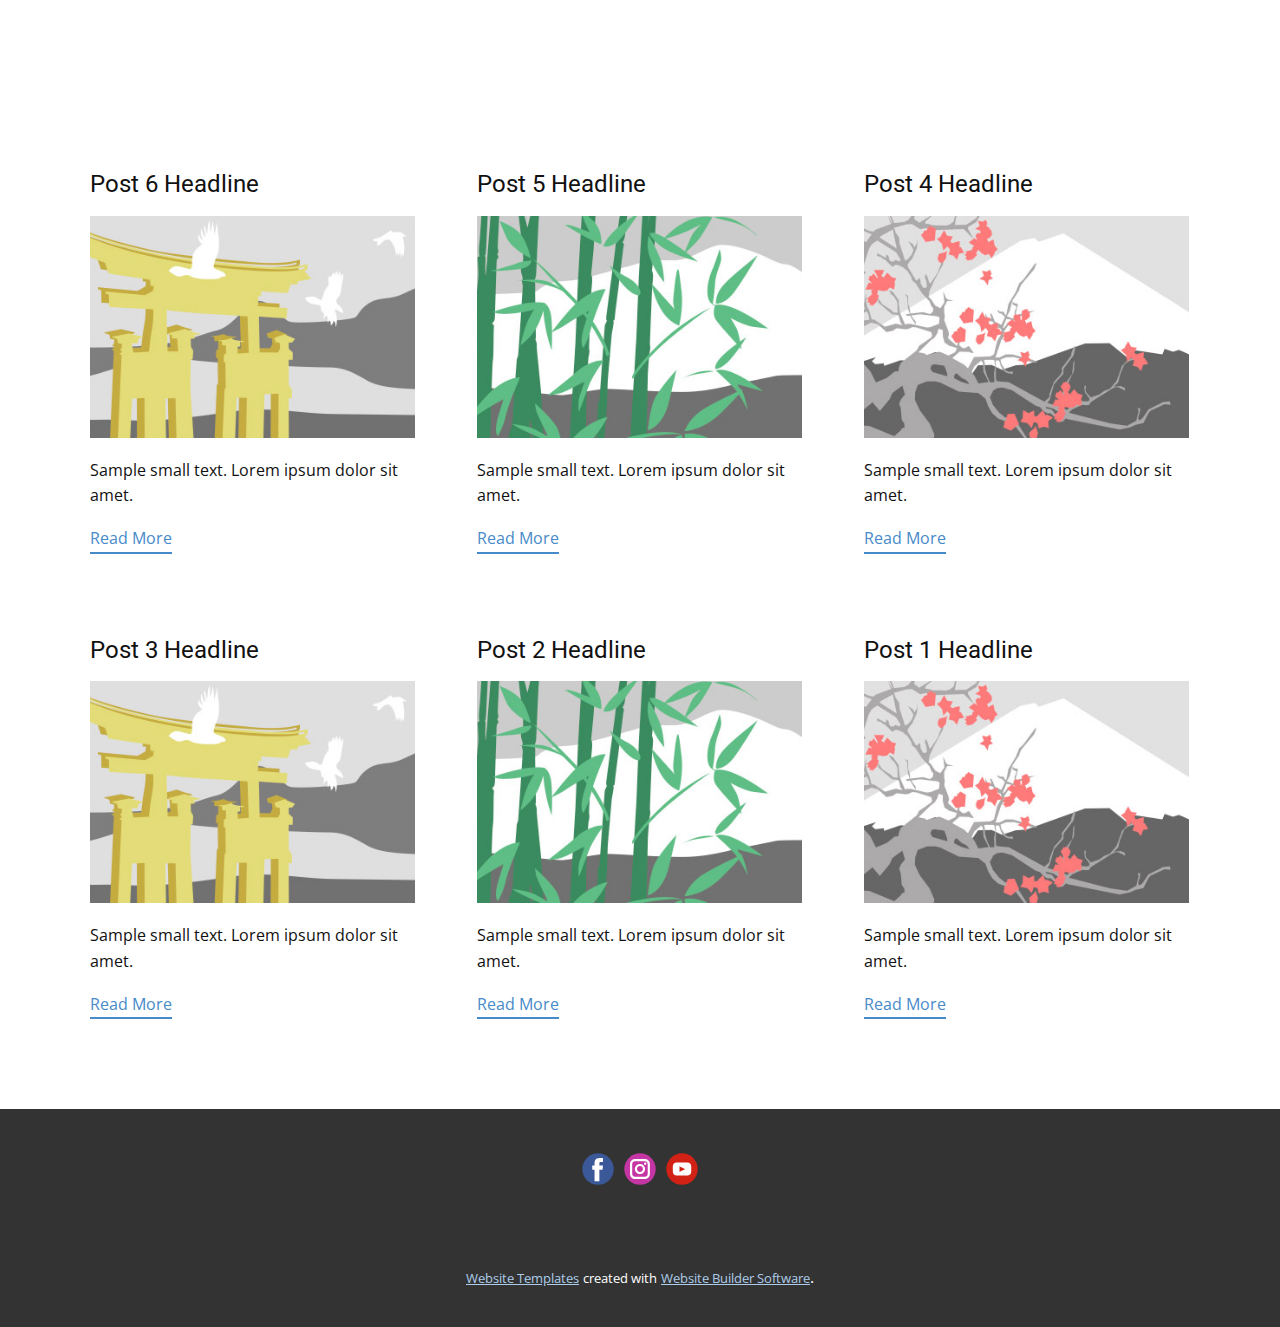
<file: blog/blog.html>
<!DOCTYPE html>
<html style="font-size: 16px;" lang="en"><head>
    <meta name="viewport" content="width=device-width, initial-scale=1.0">
    <meta charset="utf-8">
    <meta name="keywords" content="">
    <meta name="description" content="">
    <title>Blog Template</title>
    <link rel="stylesheet" href="../nicepage.css" media="screen">
<link rel="stylesheet" href="../Blog-Template.css" media="screen">
    <script class="u-script" type="text/javascript" src="../jquery.js" defer=""></script>
    <script class="u-script" type="text/javascript" src="../nicepage.js" defer=""></script>
    <meta name="generator" content="Nicepage 5.6.9, nicepage.com">
    <link id="u-theme-google-font" rel="stylesheet" href="https://fonts.googleapis.com/css?family=Roboto:100,100i,300,300i,400,400i,500,500i,700,700i,900,900i|Open+Sans:300,300i,400,400i,500,500i,600,600i,700,700i,800,800i">
    
    
    <script type="application/ld+json">{
		"@context": "http://schema.org",
		"@type": "Organization",
		"name": "",
		"sameAs": [
				"https://www.facebook.com/NTUTreattheHomeless",
				"https://www.instagram.com/ntu_th/"
		]
}</script>
    <meta name="theme-color" content="#478ac9">
  <meta data-intl-tel-input-cdn-path="intlTelInput/"></head>
  <body class="u-body u-xl-mode" data-lang="en"><header class="u-clearfix u-header u-header" id="sec-44c0"><div class="u-clearfix u-sheet u-sheet-1"></div></header>
    <section class="u-clearfix u-section-1" id="sec-0833">
      <div class="u-clearfix u-sheet u-valign-middle u-sheet-1"><!--blog--><!--blog_options_json--><!--{"type":"Recent","source":"","tags":"","count":""}--><!--/blog_options_json-->
        <div class="u-blog u-expanded-width u-repeater u-repeater-1"><!--blog_post-->
          <div class="u-blog-post u-container-style u-repeater-item u-white u-repeater-item-1">
            <div class="u-container-layout u-similar-container u-valign-top u-container-layout-1"><!--blog_post_header-->
              <h4 class="u-blog-control u-text u-text-1">
                <a class="u-post-header-link" href="../blog/post-5.html">Post 6 Headline</a>
              </h4><!--/blog_post_header--><!--blog_post_image-->
              <a class="u-post-header-link" href="../blog/post-5.html"><img alt="" class="u-blog-control u-expanded-width u-image u-image-default u-image-1" src="../images/8ad73f3c.jpeg"></a><!--/blog_post_image--><!--blog_post_content-->
              <div class="u-blog-control u-post-content u-text u-text-2 fr-view">Sample small text. Lorem ipsum dolor sit amet.</div><!--/blog_post_content--><!--blog_post_readmore-->
              <a href="../blog/post-5.html" class="u-blog-control u-border-2 u-border-palette-1-base u-btn u-btn-rectangle u-button-style u-none u-btn-1"><!--blog_post_readmore_content--><!--options_json--><!--{"content":"","defaultValue":"Read More"}--><!--/options_json-->Read More<!--/blog_post_readmore_content--></a><!--/blog_post_readmore-->
            </div>
          </div><div class="u-blog-post u-container-style u-repeater-item u-video-cover u-white">
            <div class="u-container-layout u-similar-container u-valign-top u-container-layout-2"><!--blog_post_header-->
              <h4 class="u-blog-control u-text u-text-3">
                <a class="u-post-header-link" href="../blog/post-4.html">Post 5 Headline</a>
              </h4><!--/blog_post_header--><!--blog_post_image-->
              <a class="u-post-header-link" href="../blog/post-4.html"><img alt="" class="u-blog-control u-expanded-width u-image u-image-default u-image-2" src="../images/68f64b9d.jpeg"></a><!--/blog_post_image--><!--blog_post_content-->
              <div class="u-blog-control u-post-content u-text u-text-4 fr-view">Sample small text. Lorem ipsum dolor sit amet.</div><!--/blog_post_content--><!--blog_post_readmore-->
              <a href="../blog/post-4.html" class="u-blog-control u-border-2 u-border-palette-1-base u-btn u-btn-rectangle u-button-style u-none u-btn-2"><!--blog_post_readmore_content--><!--options_json--><!--{"content":"","defaultValue":"Read More"}--><!--/options_json-->Read More<!--/blog_post_readmore_content--></a><!--/blog_post_readmore-->
            </div>
          </div><div class="u-blog-post u-container-style u-repeater-item u-video-cover u-white">
            <div class="u-container-layout u-similar-container u-valign-top u-container-layout-3"><!--blog_post_header-->
              <h4 class="u-blog-control u-text u-text-5">
                <a class="u-post-header-link" href="../blog/post-3.html">Post 4 Headline</a>
              </h4><!--/blog_post_header--><!--blog_post_image-->
              <a class="u-post-header-link" href="../blog/post-3.html"><img alt="" class="u-blog-control u-expanded-width u-image u-image-default u-image-3" src="../images/0fd3416c.jpeg"></a><!--/blog_post_image--><!--blog_post_content-->
              <div class="u-blog-control u-post-content u-text u-text-6 fr-view">Sample small text. Lorem ipsum dolor sit amet.</div><!--/blog_post_content--><!--blog_post_readmore-->
              <a href="../blog/post-3.html" class="u-blog-control u-border-2 u-border-palette-1-base u-btn u-btn-rectangle u-button-style u-none u-btn-3"><!--blog_post_readmore_content--><!--options_json--><!--{"content":"","defaultValue":"Read More"}--><!--/options_json-->Read More<!--/blog_post_readmore_content--></a><!--/blog_post_readmore-->
            </div>
          </div><div class="u-blog-post u-container-style u-repeater-item u-white u-repeater-item-1">
            <div class="u-container-layout u-similar-container u-valign-top u-container-layout-1"><!--blog_post_header-->
              <h4 class="u-blog-control u-text u-text-1">
                <a class="u-post-header-link" href="../blog/post-2.html">Post 3 Headline</a>
              </h4><!--/blog_post_header--><!--blog_post_image-->
              <a class="u-post-header-link" href="../blog/post-2.html"><img alt="" class="u-blog-control u-expanded-width u-image u-image-default u-image-1" src="../images/8ad73f3c.jpeg"></a><!--/blog_post_image--><!--blog_post_content-->
              <div class="u-blog-control u-post-content u-text u-text-2 fr-view">Sample small text. Lorem ipsum dolor sit amet.</div><!--/blog_post_content--><!--blog_post_readmore-->
              <a href="../blog/post-2.html" class="u-blog-control u-border-2 u-border-palette-1-base u-btn u-btn-rectangle u-button-style u-none u-btn-1"><!--blog_post_readmore_content--><!--options_json--><!--{"content":"","defaultValue":"Read More"}--><!--/options_json-->Read More<!--/blog_post_readmore_content--></a><!--/blog_post_readmore-->
            </div>
          </div><div class="u-blog-post u-container-style u-repeater-item u-video-cover u-white">
            <div class="u-container-layout u-similar-container u-valign-top u-container-layout-2"><!--blog_post_header-->
              <h4 class="u-blog-control u-text u-text-3">
                <a class="u-post-header-link" href="../blog/post-1.html">Post 2 Headline</a>
              </h4><!--/blog_post_header--><!--blog_post_image-->
              <a class="u-post-header-link" href="../blog/post-1.html"><img alt="" class="u-blog-control u-expanded-width u-image u-image-default u-image-2" src="../images/68f64b9d.jpeg"></a><!--/blog_post_image--><!--blog_post_content-->
              <div class="u-blog-control u-post-content u-text u-text-4 fr-view">Sample small text. Lorem ipsum dolor sit amet.</div><!--/blog_post_content--><!--blog_post_readmore-->
              <a href="../blog/post-1.html" class="u-blog-control u-border-2 u-border-palette-1-base u-btn u-btn-rectangle u-button-style u-none u-btn-2"><!--blog_post_readmore_content--><!--options_json--><!--{"content":"","defaultValue":"Read More"}--><!--/options_json-->Read More<!--/blog_post_readmore_content--></a><!--/blog_post_readmore-->
            </div>
          </div><div class="u-blog-post u-container-style u-repeater-item u-video-cover u-white">
            <div class="u-container-layout u-similar-container u-valign-top u-container-layout-3"><!--blog_post_header-->
              <h4 class="u-blog-control u-text u-text-5">
                <a class="u-post-header-link" href="../blog/post.html">Post 1 Headline</a>
              </h4><!--/blog_post_header--><!--blog_post_image-->
              <a class="u-post-header-link" href="../blog/post.html"><img alt="" class="u-blog-control u-expanded-width u-image u-image-default u-image-3" src="../images/0fd3416c.jpeg"></a><!--/blog_post_image--><!--blog_post_content-->
              <div class="u-blog-control u-post-content u-text u-text-6 fr-view">Sample small text. Lorem ipsum dolor sit amet.</div><!--/blog_post_content--><!--blog_post_readmore-->
              <a href="../blog/post.html" class="u-blog-control u-border-2 u-border-palette-1-base u-btn u-btn-rectangle u-button-style u-none u-btn-3"><!--blog_post_readmore_content--><!--options_json--><!--{"content":"","defaultValue":"Read More"}--><!--/options_json-->Read More<!--/blog_post_readmore_content--></a><!--/blog_post_readmore-->
            </div>
          </div><!--/blog_post--><!--blog_post-->
          <!--/blog_post--><!--blog_post-->
          <!--/blog_post-->
        </div><!--/blog-->
      </div>
    </section>
    
    
    <footer class="u-clearfix u-footer u-grey-80" id="sec-e88d"><div class="u-clearfix u-sheet u-sheet-1">
        <div class="u-align-left u-social-icons u-spacing-10 u-social-icons-1">
          <a class="u-social-url" title="facebook" target="_blank" href="https://www.facebook.com/NTUTreattheHomeless"><span class="u-icon u-social-facebook u-social-icon u-icon-1"><svg class="u-svg-link" preserveAspectRatio="xMidYMin slice" viewBox="0 0 112 112" style=""><use xmlns:xlink="http://www.w3.org/1999/xlink" xlink:href="#svg-0409"></use></svg><svg class="u-svg-content" viewBox="0 0 112 112" x="0" y="0" id="svg-0409"><circle fill="currentColor" cx="56.1" cy="56.1" r="55"></circle><path fill="#FFFFFF" d="M73.5,31.6h-9.1c-1.4,0-3.6,0.8-3.6,3.9v8.5h12.6L72,58.3H60.8v40.8H43.9V58.3h-8V43.9h8v-9.2
      c0-6.7,3.1-17,17-17h12.5v13.9H73.5z"></path></svg></span>
          </a>
          <a class="u-social-url" title="instagram" target="_blank" href="https://www.instagram.com/ntu_th/"><span class="u-icon u-social-icon u-social-instagram u-icon-2"><svg class="u-svg-link" preserveAspectRatio="xMidYMin slice" viewBox="0 0 112 112" style=""><use xmlns:xlink="http://www.w3.org/1999/xlink" xlink:href="#svg-738c"></use></svg><svg class="u-svg-content" viewBox="0 0 112 112" x="0" y="0" id="svg-738c"><circle fill="currentColor" cx="56.1" cy="56.1" r="55"></circle><path fill="#FFFFFF" d="M55.9,38.2c-9.9,0-17.9,8-17.9,17.9C38,66,46,74,55.9,74c9.9,0,17.9-8,17.9-17.9C73.8,46.2,65.8,38.2,55.9,38.2
      z M55.9,66.4c-5.7,0-10.3-4.6-10.3-10.3c-0.1-5.7,4.6-10.3,10.3-10.3c5.7,0,10.3,4.6,10.3,10.3C66.2,61.8,61.6,66.4,55.9,66.4z"></path><path fill="#FFFFFF" d="M74.3,33.5c-2.3,0-4.2,1.9-4.2,4.2s1.9,4.2,4.2,4.2s4.2-1.9,4.2-4.2S76.6,33.5,74.3,33.5z"></path><path fill="#FFFFFF" d="M73.1,21.3H38.6c-9.7,0-17.5,7.9-17.5,17.5v34.5c0,9.7,7.9,17.6,17.5,17.6h34.5c9.7,0,17.5-7.9,17.5-17.5V38.8
      C90.6,29.1,82.7,21.3,73.1,21.3z M83,73.3c0,5.5-4.5,9.9-9.9,9.9H38.6c-5.5,0-9.9-4.5-9.9-9.9V38.8c0-5.5,4.5-9.9,9.9-9.9h34.5
      c5.5,0,9.9,4.5,9.9,9.9V73.3z"></path></svg></span>
          </a>
          <a class="u-social-url" target="_blank" data-type="YouTube" title="YouTube" href=""><span class="u-icon u-social-icon u-social-youtube u-icon-3"><svg class="u-svg-link" preserveAspectRatio="xMidYMin slice" viewBox="0 0 112 112" style=""><use xmlns:xlink="http://www.w3.org/1999/xlink" xlink:href="#svg-03c9"></use></svg><svg class="u-svg-content" viewBox="0 0 112 112" x="0" y="0" id="svg-03c9"><circle fill="currentColor" cx="56.1" cy="56.1" r="55"></circle><path fill="#FFFFFF" d="M74.9,33.3H37.3c-7.4,0-13.4,6-13.4,13.4v18.8c0,7.4,6,13.4,13.4,13.4h37.6c7.4,0,13.4-6,13.4-13.4V46.7 C88.3,39.3,82.3,33.3,74.9,33.3L74.9,33.3z M65.9,57l-17.6,8.4c-0.5,0.2-1-0.1-1-0.6V47.5c0-0.5,0.6-0.9,1-0.6l17.6,8.9 C66.4,56,66.4,56.8,65.9,57L65.9,57z"></path></svg></span>
          </a>
        </div>
      </div></footer>
    <section class="u-backlink u-clearfix u-grey-80">
      <a class="u-link" href="https://nicepage.com/website-templates" target="_blank">
        <span>Website Templates</span>
      </a>
      <p class="u-text">
        <span>created with</span>
      </p>
      <a class="u-link" href="" target="_blank">
        <span>Website Builder Software</span>
      </a>. 
    </section>
  
</body></html>
</file>
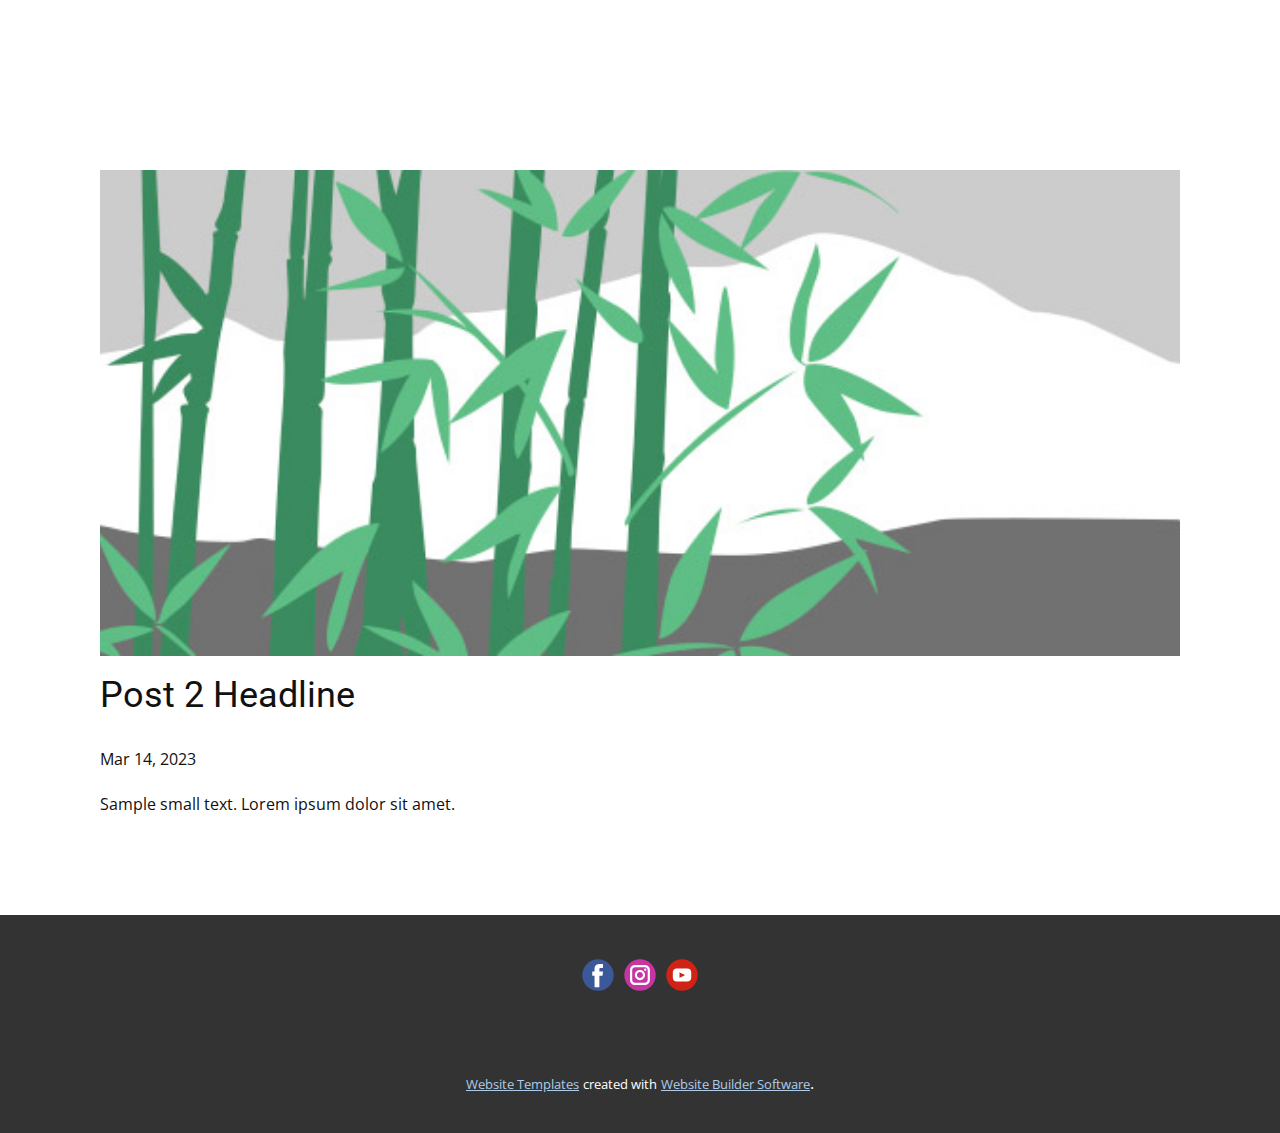
<file: blog/post-1.html>
<!DOCTYPE html>
<html style="font-size: 16px;" lang="en"><head>
    <meta name="viewport" content="width=device-width, initial-scale=1.0">
    <meta charset="utf-8">
    <meta name="keywords" content="Post 1 Headline">
    <meta name="description" content="">
    <title>Post 2 Headline</title>
    <link rel="stylesheet" href="../nicepage.css" media="screen">
<link rel="stylesheet" href="../Post-Template.css" media="screen">
    <script class="u-script" type="text/javascript" src="../jquery.js" defer=""></script>
    <script class="u-script" type="text/javascript" src="../nicepage.js" defer=""></script>
    <meta name="generator" content="Nicepage 5.6.9, nicepage.com">
    <link id="u-theme-google-font" rel="stylesheet" href="https://fonts.googleapis.com/css?family=Roboto:100,100i,300,300i,400,400i,500,500i,700,700i,900,900i|Open+Sans:300,300i,400,400i,500,500i,600,600i,700,700i,800,800i">
    
    
    <script type="application/ld+json">{
		"@context": "http://schema.org",
		"@type": "Organization",
		"name": "",
		"sameAs": [
				"https://www.facebook.com/NTUTreattheHomeless",
				"https://www.instagram.com/ntu_th/"
		]
}</script>
    <meta name="theme-color" content="#478ac9">
  <meta data-intl-tel-input-cdn-path="intlTelInput/"></head>
  <body class="u-body u-xl-mode" data-lang="en"><header class="u-clearfix u-header u-header" id="sec-44c0"><div class="u-clearfix u-sheet u-sheet-1"></div></header>
    <section class="u-align-center u-clearfix u-section-1" id="sec-a1ab">
      <div class="u-clearfix u-sheet u-valign-middle-md u-valign-middle-sm u-valign-middle-xs u-sheet-1"><!--post_details--><!--post_details_options_json--><!--{"source":""}--><!--/post_details_options_json--><!--blog_post-->
        <div class="u-container-style u-expanded-width u-post-details u-post-details-1">
          <div class="u-container-layout u-valign-middle u-container-layout-1"><!--blog_post_image-->
            <img alt="" class="u-blog-control u-expanded-width u-image u-image-default u-image-1" src="../images/68f64b9d.jpeg"><!--/blog_post_image--><!--blog_post_header-->
            <h2 class="u-blog-control u-text u-text-1">Post 2 Headline</h2><!--/blog_post_header--><!--blog_post_metadata-->
            <div class="u-blog-control u-metadata u-metadata-1"><!--blog_post_metadata_date-->
              <span class="u-meta-date u-meta-icon">Mar 14, 2023</span><!--/blog_post_metadata_date--><!--blog_post_metadata_category-->
              <!--/blog_post_metadata_category--><!--blog_post_metadata_comments-->
              <!--/blog_post_metadata_comments-->
            </div><!--/blog_post_metadata--><!--blog_post_content-->
            <div class="u-align-justify u-blog-control u-post-content u-text u-text-2 fr-view">
  Sample small text. Lorem ipsum dolor sit amet.
  </div><!--/blog_post_content-->
          </div>
        </div><!--/blog_post--><!--/post_details-->
      </div>
    </section>
    
    
    <footer class="u-clearfix u-footer u-grey-80" id="sec-e88d"><div class="u-clearfix u-sheet u-sheet-1">
        <div class="u-align-left u-social-icons u-spacing-10 u-social-icons-1">
          <a class="u-social-url" title="facebook" target="_blank" href="https://www.facebook.com/NTUTreattheHomeless"><span class="u-icon u-social-facebook u-social-icon u-icon-1"><svg class="u-svg-link" preserveAspectRatio="xMidYMin slice" viewBox="0 0 112 112" style=""><use xmlns:xlink="http://www.w3.org/1999/xlink" xlink:href="#svg-0409"></use></svg><svg class="u-svg-content" viewBox="0 0 112 112" x="0" y="0" id="svg-0409"><circle fill="currentColor" cx="56.1" cy="56.1" r="55"></circle><path fill="#FFFFFF" d="M73.5,31.6h-9.1c-1.4,0-3.6,0.8-3.6,3.9v8.5h12.6L72,58.3H60.8v40.8H43.9V58.3h-8V43.9h8v-9.2
      c0-6.7,3.1-17,17-17h12.5v13.9H73.5z"></path></svg></span>
          </a>
          <a class="u-social-url" title="instagram" target="_blank" href="https://www.instagram.com/ntu_th/"><span class="u-icon u-social-icon u-social-instagram u-icon-2"><svg class="u-svg-link" preserveAspectRatio="xMidYMin slice" viewBox="0 0 112 112" style=""><use xmlns:xlink="http://www.w3.org/1999/xlink" xlink:href="#svg-738c"></use></svg><svg class="u-svg-content" viewBox="0 0 112 112" x="0" y="0" id="svg-738c"><circle fill="currentColor" cx="56.1" cy="56.1" r="55"></circle><path fill="#FFFFFF" d="M55.9,38.2c-9.9,0-17.9,8-17.9,17.9C38,66,46,74,55.9,74c9.9,0,17.9-8,17.9-17.9C73.8,46.2,65.8,38.2,55.9,38.2
      z M55.9,66.4c-5.7,0-10.3-4.6-10.3-10.3c-0.1-5.7,4.6-10.3,10.3-10.3c5.7,0,10.3,4.6,10.3,10.3C66.2,61.8,61.6,66.4,55.9,66.4z"></path><path fill="#FFFFFF" d="M74.3,33.5c-2.3,0-4.2,1.9-4.2,4.2s1.9,4.2,4.2,4.2s4.2-1.9,4.2-4.2S76.6,33.5,74.3,33.5z"></path><path fill="#FFFFFF" d="M73.1,21.3H38.6c-9.7,0-17.5,7.9-17.5,17.5v34.5c0,9.7,7.9,17.6,17.5,17.6h34.5c9.7,0,17.5-7.9,17.5-17.5V38.8
      C90.6,29.1,82.7,21.3,73.1,21.3z M83,73.3c0,5.5-4.5,9.9-9.9,9.9H38.6c-5.5,0-9.9-4.5-9.9-9.9V38.8c0-5.5,4.5-9.9,9.9-9.9h34.5
      c5.5,0,9.9,4.5,9.9,9.9V73.3z"></path></svg></span>
          </a>
          <a class="u-social-url" target="_blank" data-type="YouTube" title="YouTube" href=""><span class="u-icon u-social-icon u-social-youtube u-icon-3"><svg class="u-svg-link" preserveAspectRatio="xMidYMin slice" viewBox="0 0 112 112" style=""><use xmlns:xlink="http://www.w3.org/1999/xlink" xlink:href="#svg-03c9"></use></svg><svg class="u-svg-content" viewBox="0 0 112 112" x="0" y="0" id="svg-03c9"><circle fill="currentColor" cx="56.1" cy="56.1" r="55"></circle><path fill="#FFFFFF" d="M74.9,33.3H37.3c-7.4,0-13.4,6-13.4,13.4v18.8c0,7.4,6,13.4,13.4,13.4h37.6c7.4,0,13.4-6,13.4-13.4V46.7 C88.3,39.3,82.3,33.3,74.9,33.3L74.9,33.3z M65.9,57l-17.6,8.4c-0.5,0.2-1-0.1-1-0.6V47.5c0-0.5,0.6-0.9,1-0.6l17.6,8.9 C66.4,56,66.4,56.8,65.9,57L65.9,57z"></path></svg></span>
          </a>
        </div>
      </div></footer>
    <section class="u-backlink u-clearfix u-grey-80">
      <a class="u-link" href="https://nicepage.com/website-templates" target="_blank">
        <span>Website Templates</span>
      </a>
      <p class="u-text">
        <span>created with</span>
      </p>
      <a class="u-link" href="" target="_blank">
        <span>Website Builder Software</span>
      </a>. 
    </section>
  
</body></html>
</file>
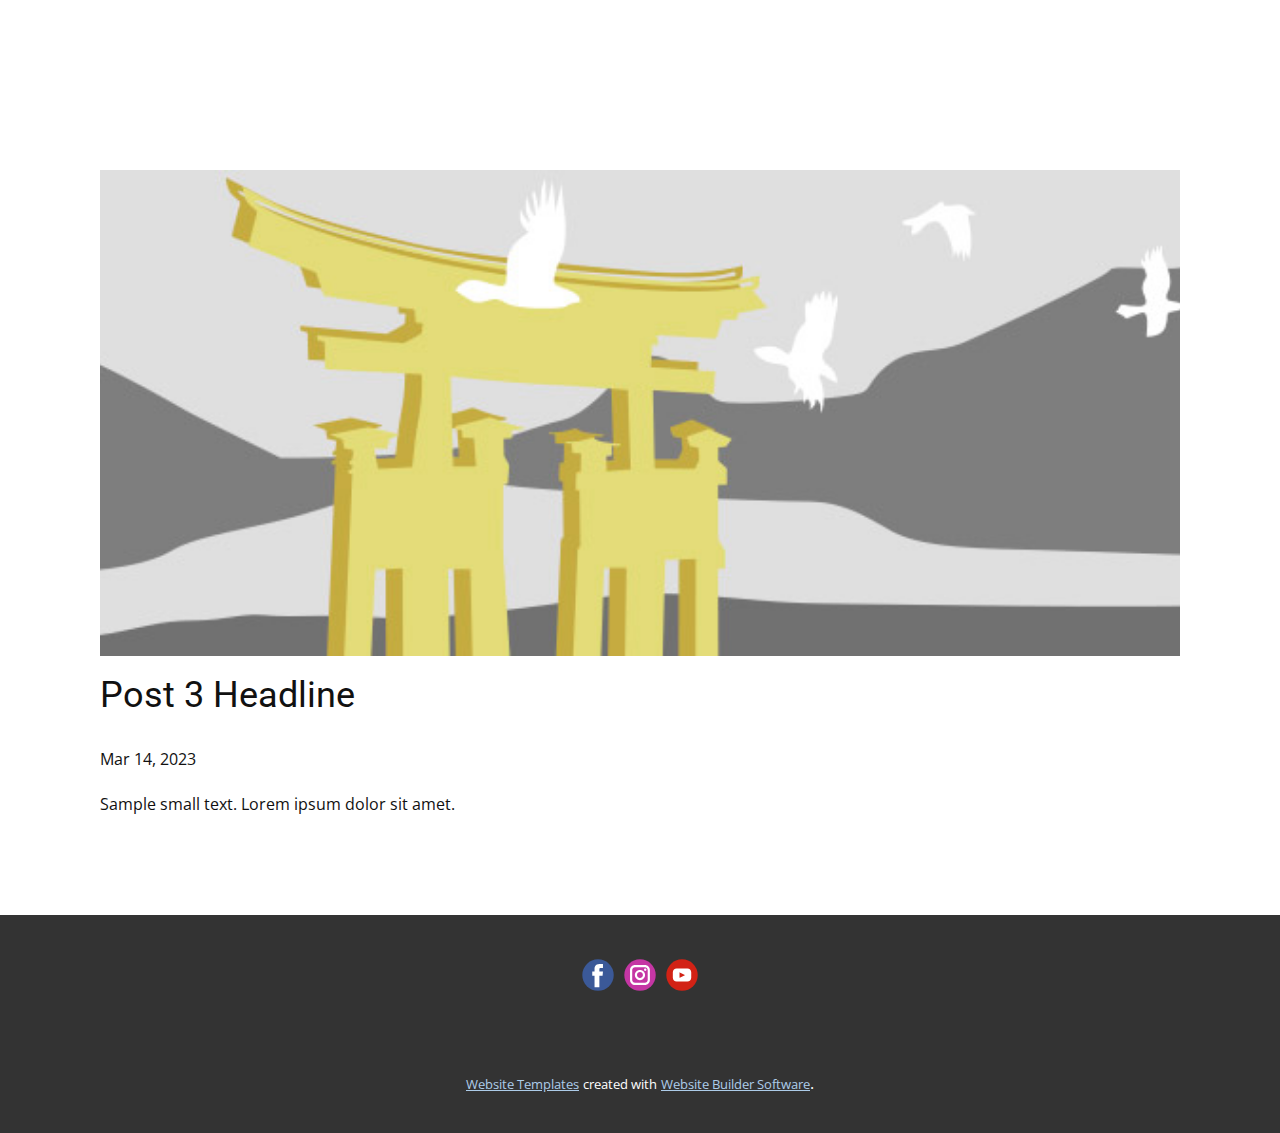
<file: blog/post-2.html>
<!DOCTYPE html>
<html style="font-size: 16px;" lang="en"><head>
    <meta name="viewport" content="width=device-width, initial-scale=1.0">
    <meta charset="utf-8">
    <meta name="keywords" content="Post 1 Headline">
    <meta name="description" content="">
    <title>Post 3 Headline</title>
    <link rel="stylesheet" href="../nicepage.css" media="screen">
<link rel="stylesheet" href="../Post-Template.css" media="screen">
    <script class="u-script" type="text/javascript" src="../jquery.js" defer=""></script>
    <script class="u-script" type="text/javascript" src="../nicepage.js" defer=""></script>
    <meta name="generator" content="Nicepage 5.6.9, nicepage.com">
    <link id="u-theme-google-font" rel="stylesheet" href="https://fonts.googleapis.com/css?family=Roboto:100,100i,300,300i,400,400i,500,500i,700,700i,900,900i|Open+Sans:300,300i,400,400i,500,500i,600,600i,700,700i,800,800i">
    
    
    <script type="application/ld+json">{
		"@context": "http://schema.org",
		"@type": "Organization",
		"name": "",
		"sameAs": [
				"https://www.facebook.com/NTUTreattheHomeless",
				"https://www.instagram.com/ntu_th/"
		]
}</script>
    <meta name="theme-color" content="#478ac9">
  <meta data-intl-tel-input-cdn-path="intlTelInput/"></head>
  <body class="u-body u-xl-mode" data-lang="en"><header class="u-clearfix u-header u-header" id="sec-44c0"><div class="u-clearfix u-sheet u-sheet-1"></div></header>
    <section class="u-align-center u-clearfix u-section-1" id="sec-a1ab">
      <div class="u-clearfix u-sheet u-valign-middle-md u-valign-middle-sm u-valign-middle-xs u-sheet-1"><!--post_details--><!--post_details_options_json--><!--{"source":""}--><!--/post_details_options_json--><!--blog_post-->
        <div class="u-container-style u-expanded-width u-post-details u-post-details-1">
          <div class="u-container-layout u-valign-middle u-container-layout-1"><!--blog_post_image-->
            <img alt="" class="u-blog-control u-expanded-width u-image u-image-default u-image-1" src="../images/8ad73f3c.jpeg"><!--/blog_post_image--><!--blog_post_header-->
            <h2 class="u-blog-control u-text u-text-1">Post 3 Headline</h2><!--/blog_post_header--><!--blog_post_metadata-->
            <div class="u-blog-control u-metadata u-metadata-1"><!--blog_post_metadata_date-->
              <span class="u-meta-date u-meta-icon">Mar 14, 2023</span><!--/blog_post_metadata_date--><!--blog_post_metadata_category-->
              <!--/blog_post_metadata_category--><!--blog_post_metadata_comments-->
              <!--/blog_post_metadata_comments-->
            </div><!--/blog_post_metadata--><!--blog_post_content-->
            <div class="u-align-justify u-blog-control u-post-content u-text u-text-2 fr-view">
  Sample small text. Lorem ipsum dolor sit amet.
  </div><!--/blog_post_content-->
          </div>
        </div><!--/blog_post--><!--/post_details-->
      </div>
    </section>
    
    
    <footer class="u-clearfix u-footer u-grey-80" id="sec-e88d"><div class="u-clearfix u-sheet u-sheet-1">
        <div class="u-align-left u-social-icons u-spacing-10 u-social-icons-1">
          <a class="u-social-url" title="facebook" target="_blank" href="https://www.facebook.com/NTUTreattheHomeless"><span class="u-icon u-social-facebook u-social-icon u-icon-1"><svg class="u-svg-link" preserveAspectRatio="xMidYMin slice" viewBox="0 0 112 112" style=""><use xmlns:xlink="http://www.w3.org/1999/xlink" xlink:href="#svg-0409"></use></svg><svg class="u-svg-content" viewBox="0 0 112 112" x="0" y="0" id="svg-0409"><circle fill="currentColor" cx="56.1" cy="56.1" r="55"></circle><path fill="#FFFFFF" d="M73.5,31.6h-9.1c-1.4,0-3.6,0.8-3.6,3.9v8.5h12.6L72,58.3H60.8v40.8H43.9V58.3h-8V43.9h8v-9.2
      c0-6.7,3.1-17,17-17h12.5v13.9H73.5z"></path></svg></span>
          </a>
          <a class="u-social-url" title="instagram" target="_blank" href="https://www.instagram.com/ntu_th/"><span class="u-icon u-social-icon u-social-instagram u-icon-2"><svg class="u-svg-link" preserveAspectRatio="xMidYMin slice" viewBox="0 0 112 112" style=""><use xmlns:xlink="http://www.w3.org/1999/xlink" xlink:href="#svg-738c"></use></svg><svg class="u-svg-content" viewBox="0 0 112 112" x="0" y="0" id="svg-738c"><circle fill="currentColor" cx="56.1" cy="56.1" r="55"></circle><path fill="#FFFFFF" d="M55.9,38.2c-9.9,0-17.9,8-17.9,17.9C38,66,46,74,55.9,74c9.9,0,17.9-8,17.9-17.9C73.8,46.2,65.8,38.2,55.9,38.2
      z M55.9,66.4c-5.7,0-10.3-4.6-10.3-10.3c-0.1-5.7,4.6-10.3,10.3-10.3c5.7,0,10.3,4.6,10.3,10.3C66.2,61.8,61.6,66.4,55.9,66.4z"></path><path fill="#FFFFFF" d="M74.3,33.5c-2.3,0-4.2,1.9-4.2,4.2s1.9,4.2,4.2,4.2s4.2-1.9,4.2-4.2S76.6,33.5,74.3,33.5z"></path><path fill="#FFFFFF" d="M73.1,21.3H38.6c-9.7,0-17.5,7.9-17.5,17.5v34.5c0,9.7,7.9,17.6,17.5,17.6h34.5c9.7,0,17.5-7.9,17.5-17.5V38.8
      C90.6,29.1,82.7,21.3,73.1,21.3z M83,73.3c0,5.5-4.5,9.9-9.9,9.9H38.6c-5.5,0-9.9-4.5-9.9-9.9V38.8c0-5.5,4.5-9.9,9.9-9.9h34.5
      c5.5,0,9.9,4.5,9.9,9.9V73.3z"></path></svg></span>
          </a>
          <a class="u-social-url" target="_blank" data-type="YouTube" title="YouTube" href=""><span class="u-icon u-social-icon u-social-youtube u-icon-3"><svg class="u-svg-link" preserveAspectRatio="xMidYMin slice" viewBox="0 0 112 112" style=""><use xmlns:xlink="http://www.w3.org/1999/xlink" xlink:href="#svg-03c9"></use></svg><svg class="u-svg-content" viewBox="0 0 112 112" x="0" y="0" id="svg-03c9"><circle fill="currentColor" cx="56.1" cy="56.1" r="55"></circle><path fill="#FFFFFF" d="M74.9,33.3H37.3c-7.4,0-13.4,6-13.4,13.4v18.8c0,7.4,6,13.4,13.4,13.4h37.6c7.4,0,13.4-6,13.4-13.4V46.7 C88.3,39.3,82.3,33.3,74.9,33.3L74.9,33.3z M65.9,57l-17.6,8.4c-0.5,0.2-1-0.1-1-0.6V47.5c0-0.5,0.6-0.9,1-0.6l17.6,8.9 C66.4,56,66.4,56.8,65.9,57L65.9,57z"></path></svg></span>
          </a>
        </div>
      </div></footer>
    <section class="u-backlink u-clearfix u-grey-80">
      <a class="u-link" href="https://nicepage.com/website-templates" target="_blank">
        <span>Website Templates</span>
      </a>
      <p class="u-text">
        <span>created with</span>
      </p>
      <a class="u-link" href="" target="_blank">
        <span>Website Builder Software</span>
      </a>. 
    </section>
  
</body></html>
</file>
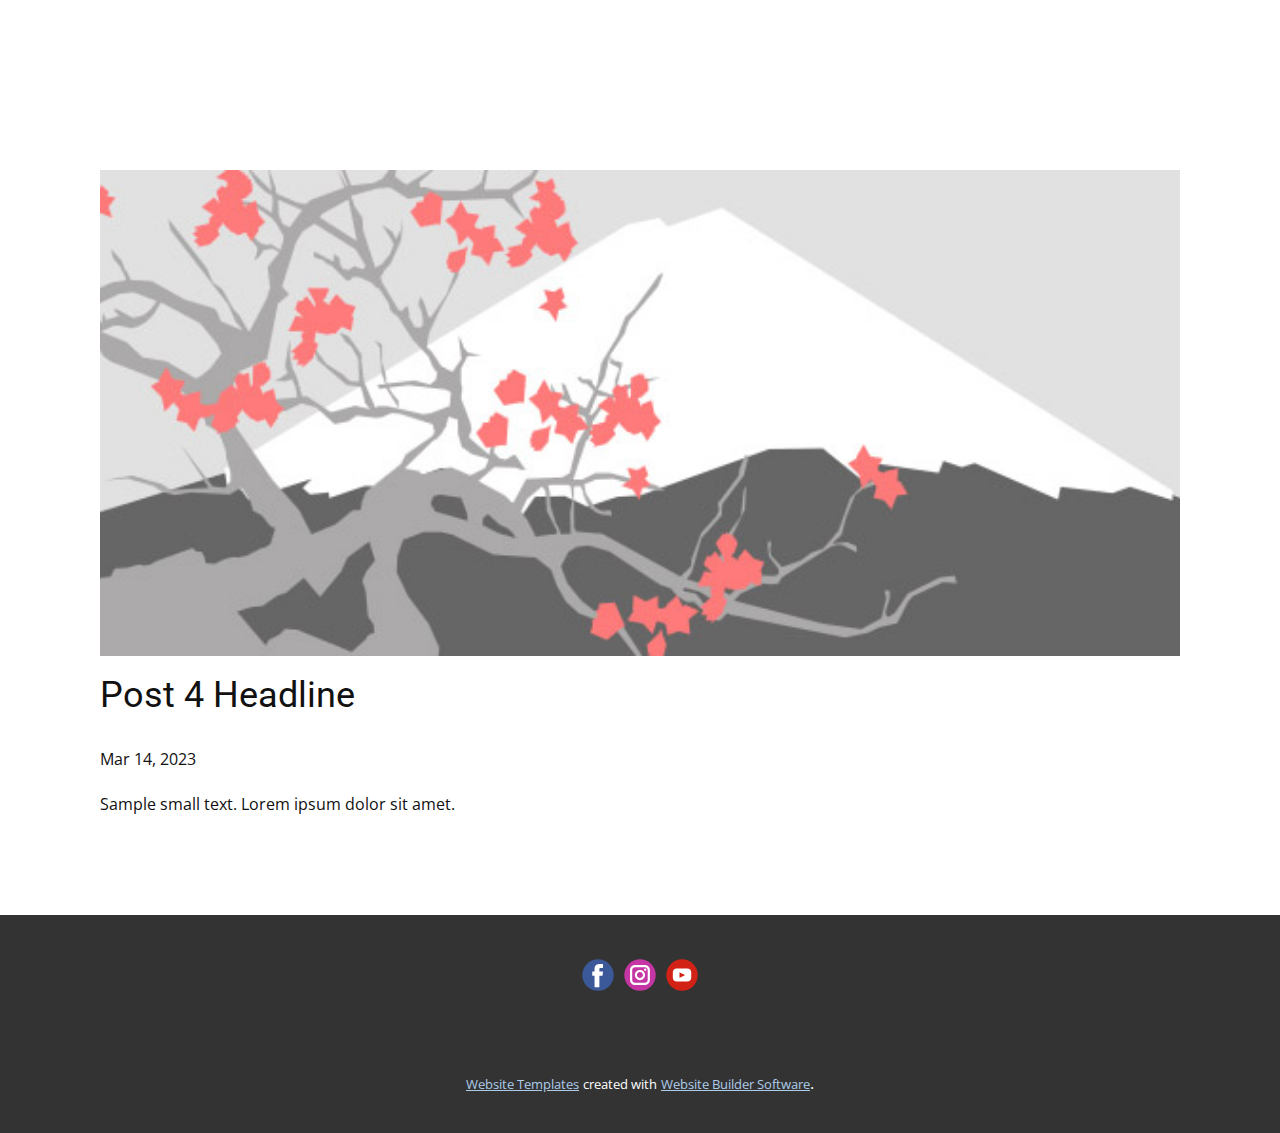
<file: blog/post-3.html>
<!DOCTYPE html>
<html style="font-size: 16px;" lang="en"><head>
    <meta name="viewport" content="width=device-width, initial-scale=1.0">
    <meta charset="utf-8">
    <meta name="keywords" content="Post 1 Headline">
    <meta name="description" content="">
    <title>Post 4 Headline</title>
    <link rel="stylesheet" href="../nicepage.css" media="screen">
<link rel="stylesheet" href="../Post-Template.css" media="screen">
    <script class="u-script" type="text/javascript" src="../jquery.js" defer=""></script>
    <script class="u-script" type="text/javascript" src="../nicepage.js" defer=""></script>
    <meta name="generator" content="Nicepage 5.6.9, nicepage.com">
    <link id="u-theme-google-font" rel="stylesheet" href="https://fonts.googleapis.com/css?family=Roboto:100,100i,300,300i,400,400i,500,500i,700,700i,900,900i|Open+Sans:300,300i,400,400i,500,500i,600,600i,700,700i,800,800i">
    
    
    <script type="application/ld+json">{
		"@context": "http://schema.org",
		"@type": "Organization",
		"name": "",
		"sameAs": [
				"https://www.facebook.com/NTUTreattheHomeless",
				"https://www.instagram.com/ntu_th/"
		]
}</script>
    <meta name="theme-color" content="#478ac9">
  <meta data-intl-tel-input-cdn-path="intlTelInput/"></head>
  <body class="u-body u-xl-mode" data-lang="en"><header class="u-clearfix u-header u-header" id="sec-44c0"><div class="u-clearfix u-sheet u-sheet-1"></div></header>
    <section class="u-align-center u-clearfix u-section-1" id="sec-a1ab">
      <div class="u-clearfix u-sheet u-valign-middle-md u-valign-middle-sm u-valign-middle-xs u-sheet-1"><!--post_details--><!--post_details_options_json--><!--{"source":""}--><!--/post_details_options_json--><!--blog_post-->
        <div class="u-container-style u-expanded-width u-post-details u-post-details-1">
          <div class="u-container-layout u-valign-middle u-container-layout-1"><!--blog_post_image-->
            <img alt="" class="u-blog-control u-expanded-width u-image u-image-default u-image-1" src="../images/0fd3416c.jpeg"><!--/blog_post_image--><!--blog_post_header-->
            <h2 class="u-blog-control u-text u-text-1">Post 4 Headline</h2><!--/blog_post_header--><!--blog_post_metadata-->
            <div class="u-blog-control u-metadata u-metadata-1"><!--blog_post_metadata_date-->
              <span class="u-meta-date u-meta-icon">Mar 14, 2023</span><!--/blog_post_metadata_date--><!--blog_post_metadata_category-->
              <!--/blog_post_metadata_category--><!--blog_post_metadata_comments-->
              <!--/blog_post_metadata_comments-->
            </div><!--/blog_post_metadata--><!--blog_post_content-->
            <div class="u-align-justify u-blog-control u-post-content u-text u-text-2 fr-view">
  Sample small text. Lorem ipsum dolor sit amet.
  </div><!--/blog_post_content-->
          </div>
        </div><!--/blog_post--><!--/post_details-->
      </div>
    </section>
    
    
    <footer class="u-clearfix u-footer u-grey-80" id="sec-e88d"><div class="u-clearfix u-sheet u-sheet-1">
        <div class="u-align-left u-social-icons u-spacing-10 u-social-icons-1">
          <a class="u-social-url" title="facebook" target="_blank" href="https://www.facebook.com/NTUTreattheHomeless"><span class="u-icon u-social-facebook u-social-icon u-icon-1"><svg class="u-svg-link" preserveAspectRatio="xMidYMin slice" viewBox="0 0 112 112" style=""><use xmlns:xlink="http://www.w3.org/1999/xlink" xlink:href="#svg-0409"></use></svg><svg class="u-svg-content" viewBox="0 0 112 112" x="0" y="0" id="svg-0409"><circle fill="currentColor" cx="56.1" cy="56.1" r="55"></circle><path fill="#FFFFFF" d="M73.5,31.6h-9.1c-1.4,0-3.6,0.8-3.6,3.9v8.5h12.6L72,58.3H60.8v40.8H43.9V58.3h-8V43.9h8v-9.2
      c0-6.7,3.1-17,17-17h12.5v13.9H73.5z"></path></svg></span>
          </a>
          <a class="u-social-url" title="instagram" target="_blank" href="https://www.instagram.com/ntu_th/"><span class="u-icon u-social-icon u-social-instagram u-icon-2"><svg class="u-svg-link" preserveAspectRatio="xMidYMin slice" viewBox="0 0 112 112" style=""><use xmlns:xlink="http://www.w3.org/1999/xlink" xlink:href="#svg-738c"></use></svg><svg class="u-svg-content" viewBox="0 0 112 112" x="0" y="0" id="svg-738c"><circle fill="currentColor" cx="56.1" cy="56.1" r="55"></circle><path fill="#FFFFFF" d="M55.9,38.2c-9.9,0-17.9,8-17.9,17.9C38,66,46,74,55.9,74c9.9,0,17.9-8,17.9-17.9C73.8,46.2,65.8,38.2,55.9,38.2
      z M55.9,66.4c-5.7,0-10.3-4.6-10.3-10.3c-0.1-5.7,4.6-10.3,10.3-10.3c5.7,0,10.3,4.6,10.3,10.3C66.2,61.8,61.6,66.4,55.9,66.4z"></path><path fill="#FFFFFF" d="M74.3,33.5c-2.3,0-4.2,1.9-4.2,4.2s1.9,4.2,4.2,4.2s4.2-1.9,4.2-4.2S76.6,33.5,74.3,33.5z"></path><path fill="#FFFFFF" d="M73.1,21.3H38.6c-9.7,0-17.5,7.9-17.5,17.5v34.5c0,9.7,7.9,17.6,17.5,17.6h34.5c9.7,0,17.5-7.9,17.5-17.5V38.8
      C90.6,29.1,82.7,21.3,73.1,21.3z M83,73.3c0,5.5-4.5,9.9-9.9,9.9H38.6c-5.5,0-9.9-4.5-9.9-9.9V38.8c0-5.5,4.5-9.9,9.9-9.9h34.5
      c5.5,0,9.9,4.5,9.9,9.9V73.3z"></path></svg></span>
          </a>
          <a class="u-social-url" target="_blank" data-type="YouTube" title="YouTube" href=""><span class="u-icon u-social-icon u-social-youtube u-icon-3"><svg class="u-svg-link" preserveAspectRatio="xMidYMin slice" viewBox="0 0 112 112" style=""><use xmlns:xlink="http://www.w3.org/1999/xlink" xlink:href="#svg-03c9"></use></svg><svg class="u-svg-content" viewBox="0 0 112 112" x="0" y="0" id="svg-03c9"><circle fill="currentColor" cx="56.1" cy="56.1" r="55"></circle><path fill="#FFFFFF" d="M74.9,33.3H37.3c-7.4,0-13.4,6-13.4,13.4v18.8c0,7.4,6,13.4,13.4,13.4h37.6c7.4,0,13.4-6,13.4-13.4V46.7 C88.3,39.3,82.3,33.3,74.9,33.3L74.9,33.3z M65.9,57l-17.6,8.4c-0.5,0.2-1-0.1-1-0.6V47.5c0-0.5,0.6-0.9,1-0.6l17.6,8.9 C66.4,56,66.4,56.8,65.9,57L65.9,57z"></path></svg></span>
          </a>
        </div>
      </div></footer>
    <section class="u-backlink u-clearfix u-grey-80">
      <a class="u-link" href="https://nicepage.com/website-templates" target="_blank">
        <span>Website Templates</span>
      </a>
      <p class="u-text">
        <span>created with</span>
      </p>
      <a class="u-link" href="" target="_blank">
        <span>Website Builder Software</span>
      </a>. 
    </section>
  
</body></html>
</file>
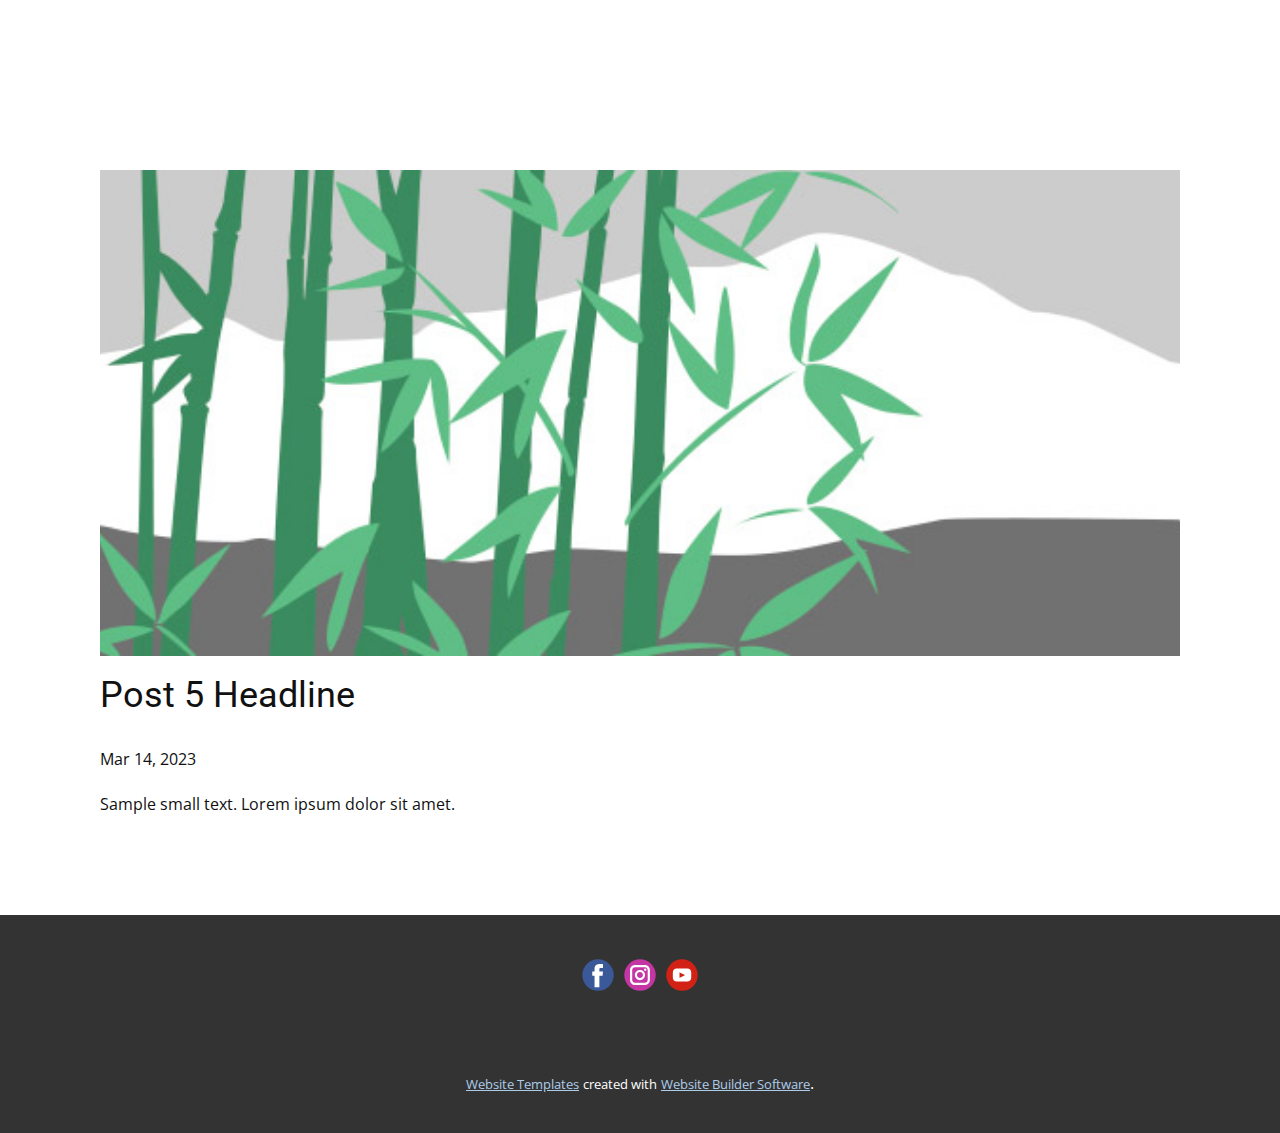
<file: blog/post-4.html>
<!DOCTYPE html>
<html style="font-size: 16px;" lang="en"><head>
    <meta name="viewport" content="width=device-width, initial-scale=1.0">
    <meta charset="utf-8">
    <meta name="keywords" content="Post 1 Headline">
    <meta name="description" content="">
    <title>Post 5 Headline</title>
    <link rel="stylesheet" href="../nicepage.css" media="screen">
<link rel="stylesheet" href="../Post-Template.css" media="screen">
    <script class="u-script" type="text/javascript" src="../jquery.js" defer=""></script>
    <script class="u-script" type="text/javascript" src="../nicepage.js" defer=""></script>
    <meta name="generator" content="Nicepage 5.6.9, nicepage.com">
    <link id="u-theme-google-font" rel="stylesheet" href="https://fonts.googleapis.com/css?family=Roboto:100,100i,300,300i,400,400i,500,500i,700,700i,900,900i|Open+Sans:300,300i,400,400i,500,500i,600,600i,700,700i,800,800i">
    
    
    <script type="application/ld+json">{
		"@context": "http://schema.org",
		"@type": "Organization",
		"name": "",
		"sameAs": [
				"https://www.facebook.com/NTUTreattheHomeless",
				"https://www.instagram.com/ntu_th/"
		]
}</script>
    <meta name="theme-color" content="#478ac9">
  <meta data-intl-tel-input-cdn-path="intlTelInput/"></head>
  <body class="u-body u-xl-mode" data-lang="en"><header class="u-clearfix u-header u-header" id="sec-44c0"><div class="u-clearfix u-sheet u-sheet-1"></div></header>
    <section class="u-align-center u-clearfix u-section-1" id="sec-a1ab">
      <div class="u-clearfix u-sheet u-valign-middle-md u-valign-middle-sm u-valign-middle-xs u-sheet-1"><!--post_details--><!--post_details_options_json--><!--{"source":""}--><!--/post_details_options_json--><!--blog_post-->
        <div class="u-container-style u-expanded-width u-post-details u-post-details-1">
          <div class="u-container-layout u-valign-middle u-container-layout-1"><!--blog_post_image-->
            <img alt="" class="u-blog-control u-expanded-width u-image u-image-default u-image-1" src="../images/68f64b9d.jpeg"><!--/blog_post_image--><!--blog_post_header-->
            <h2 class="u-blog-control u-text u-text-1">Post 5 Headline</h2><!--/blog_post_header--><!--blog_post_metadata-->
            <div class="u-blog-control u-metadata u-metadata-1"><!--blog_post_metadata_date-->
              <span class="u-meta-date u-meta-icon">Mar 14, 2023</span><!--/blog_post_metadata_date--><!--blog_post_metadata_category-->
              <!--/blog_post_metadata_category--><!--blog_post_metadata_comments-->
              <!--/blog_post_metadata_comments-->
            </div><!--/blog_post_metadata--><!--blog_post_content-->
            <div class="u-align-justify u-blog-control u-post-content u-text u-text-2 fr-view">
  Sample small text. Lorem ipsum dolor sit amet.
  </div><!--/blog_post_content-->
          </div>
        </div><!--/blog_post--><!--/post_details-->
      </div>
    </section>
    
    
    <footer class="u-clearfix u-footer u-grey-80" id="sec-e88d"><div class="u-clearfix u-sheet u-sheet-1">
        <div class="u-align-left u-social-icons u-spacing-10 u-social-icons-1">
          <a class="u-social-url" title="facebook" target="_blank" href="https://www.facebook.com/NTUTreattheHomeless"><span class="u-icon u-social-facebook u-social-icon u-icon-1"><svg class="u-svg-link" preserveAspectRatio="xMidYMin slice" viewBox="0 0 112 112" style=""><use xmlns:xlink="http://www.w3.org/1999/xlink" xlink:href="#svg-0409"></use></svg><svg class="u-svg-content" viewBox="0 0 112 112" x="0" y="0" id="svg-0409"><circle fill="currentColor" cx="56.1" cy="56.1" r="55"></circle><path fill="#FFFFFF" d="M73.5,31.6h-9.1c-1.4,0-3.6,0.8-3.6,3.9v8.5h12.6L72,58.3H60.8v40.8H43.9V58.3h-8V43.9h8v-9.2
      c0-6.7,3.1-17,17-17h12.5v13.9H73.5z"></path></svg></span>
          </a>
          <a class="u-social-url" title="instagram" target="_blank" href="https://www.instagram.com/ntu_th/"><span class="u-icon u-social-icon u-social-instagram u-icon-2"><svg class="u-svg-link" preserveAspectRatio="xMidYMin slice" viewBox="0 0 112 112" style=""><use xmlns:xlink="http://www.w3.org/1999/xlink" xlink:href="#svg-738c"></use></svg><svg class="u-svg-content" viewBox="0 0 112 112" x="0" y="0" id="svg-738c"><circle fill="currentColor" cx="56.1" cy="56.1" r="55"></circle><path fill="#FFFFFF" d="M55.9,38.2c-9.9,0-17.9,8-17.9,17.9C38,66,46,74,55.9,74c9.9,0,17.9-8,17.9-17.9C73.8,46.2,65.8,38.2,55.9,38.2
      z M55.9,66.4c-5.7,0-10.3-4.6-10.3-10.3c-0.1-5.7,4.6-10.3,10.3-10.3c5.7,0,10.3,4.6,10.3,10.3C66.2,61.8,61.6,66.4,55.9,66.4z"></path><path fill="#FFFFFF" d="M74.3,33.5c-2.3,0-4.2,1.9-4.2,4.2s1.9,4.2,4.2,4.2s4.2-1.9,4.2-4.2S76.6,33.5,74.3,33.5z"></path><path fill="#FFFFFF" d="M73.1,21.3H38.6c-9.7,0-17.5,7.9-17.5,17.5v34.5c0,9.7,7.9,17.6,17.5,17.6h34.5c9.7,0,17.5-7.9,17.5-17.5V38.8
      C90.6,29.1,82.7,21.3,73.1,21.3z M83,73.3c0,5.5-4.5,9.9-9.9,9.9H38.6c-5.5,0-9.9-4.5-9.9-9.9V38.8c0-5.5,4.5-9.9,9.9-9.9h34.5
      c5.5,0,9.9,4.5,9.9,9.9V73.3z"></path></svg></span>
          </a>
          <a class="u-social-url" target="_blank" data-type="YouTube" title="YouTube" href=""><span class="u-icon u-social-icon u-social-youtube u-icon-3"><svg class="u-svg-link" preserveAspectRatio="xMidYMin slice" viewBox="0 0 112 112" style=""><use xmlns:xlink="http://www.w3.org/1999/xlink" xlink:href="#svg-03c9"></use></svg><svg class="u-svg-content" viewBox="0 0 112 112" x="0" y="0" id="svg-03c9"><circle fill="currentColor" cx="56.1" cy="56.1" r="55"></circle><path fill="#FFFFFF" d="M74.9,33.3H37.3c-7.4,0-13.4,6-13.4,13.4v18.8c0,7.4,6,13.4,13.4,13.4h37.6c7.4,0,13.4-6,13.4-13.4V46.7 C88.3,39.3,82.3,33.3,74.9,33.3L74.9,33.3z M65.9,57l-17.6,8.4c-0.5,0.2-1-0.1-1-0.6V47.5c0-0.5,0.6-0.9,1-0.6l17.6,8.9 C66.4,56,66.4,56.8,65.9,57L65.9,57z"></path></svg></span>
          </a>
        </div>
      </div></footer>
    <section class="u-backlink u-clearfix u-grey-80">
      <a class="u-link" href="https://nicepage.com/website-templates" target="_blank">
        <span>Website Templates</span>
      </a>
      <p class="u-text">
        <span>created with</span>
      </p>
      <a class="u-link" href="" target="_blank">
        <span>Website Builder Software</span>
      </a>. 
    </section>
  
</body></html>
</file>
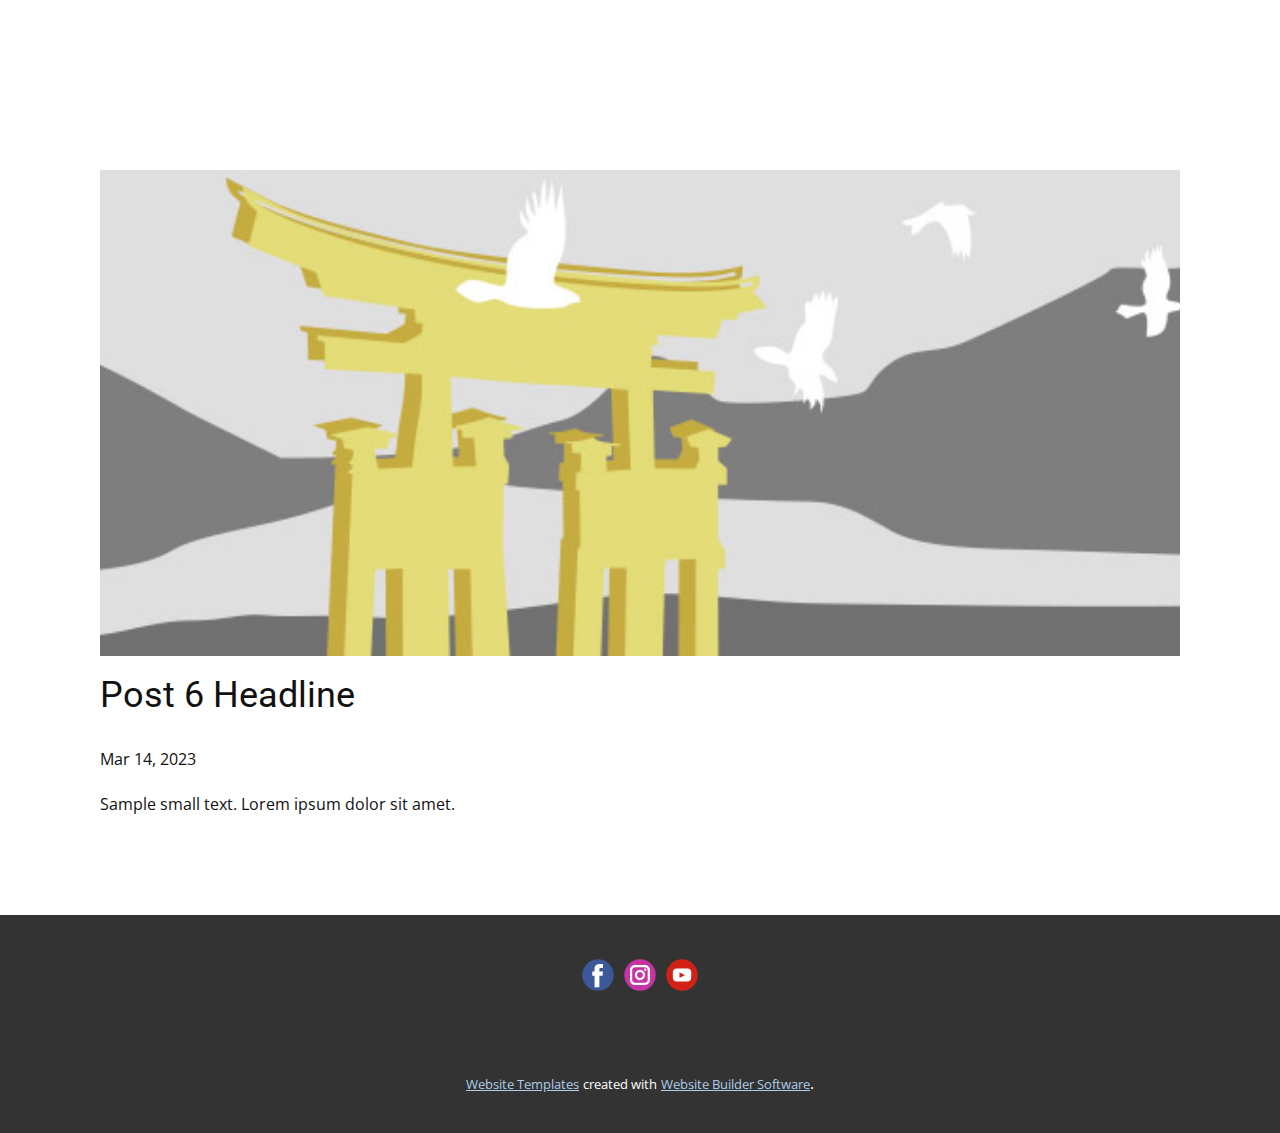
<file: blog/post-5.html>
<!DOCTYPE html>
<html style="font-size: 16px;" lang="en"><head>
    <meta name="viewport" content="width=device-width, initial-scale=1.0">
    <meta charset="utf-8">
    <meta name="keywords" content="Post 1 Headline">
    <meta name="description" content="">
    <title>Post 6 Headline</title>
    <link rel="stylesheet" href="../nicepage.css" media="screen">
<link rel="stylesheet" href="../Post-Template.css" media="screen">
    <script class="u-script" type="text/javascript" src="../jquery.js" defer=""></script>
    <script class="u-script" type="text/javascript" src="../nicepage.js" defer=""></script>
    <meta name="generator" content="Nicepage 5.6.9, nicepage.com">
    <link id="u-theme-google-font" rel="stylesheet" href="https://fonts.googleapis.com/css?family=Roboto:100,100i,300,300i,400,400i,500,500i,700,700i,900,900i|Open+Sans:300,300i,400,400i,500,500i,600,600i,700,700i,800,800i">
    
    
    <script type="application/ld+json">{
		"@context": "http://schema.org",
		"@type": "Organization",
		"name": "",
		"sameAs": [
				"https://www.facebook.com/NTUTreattheHomeless",
				"https://www.instagram.com/ntu_th/"
		]
}</script>
    <meta name="theme-color" content="#478ac9">
  <meta data-intl-tel-input-cdn-path="intlTelInput/"></head>
  <body class="u-body u-xl-mode" data-lang="en"><header class="u-clearfix u-header u-header" id="sec-44c0"><div class="u-clearfix u-sheet u-sheet-1"></div></header>
    <section class="u-align-center u-clearfix u-section-1" id="sec-a1ab">
      <div class="u-clearfix u-sheet u-valign-middle-md u-valign-middle-sm u-valign-middle-xs u-sheet-1"><!--post_details--><!--post_details_options_json--><!--{"source":""}--><!--/post_details_options_json--><!--blog_post-->
        <div class="u-container-style u-expanded-width u-post-details u-post-details-1">
          <div class="u-container-layout u-valign-middle u-container-layout-1"><!--blog_post_image-->
            <img alt="" class="u-blog-control u-expanded-width u-image u-image-default u-image-1" src="../images/8ad73f3c.jpeg"><!--/blog_post_image--><!--blog_post_header-->
            <h2 class="u-blog-control u-text u-text-1">Post 6 Headline</h2><!--/blog_post_header--><!--blog_post_metadata-->
            <div class="u-blog-control u-metadata u-metadata-1"><!--blog_post_metadata_date-->
              <span class="u-meta-date u-meta-icon">Mar 14, 2023</span><!--/blog_post_metadata_date--><!--blog_post_metadata_category-->
              <!--/blog_post_metadata_category--><!--blog_post_metadata_comments-->
              <!--/blog_post_metadata_comments-->
            </div><!--/blog_post_metadata--><!--blog_post_content-->
            <div class="u-align-justify u-blog-control u-post-content u-text u-text-2 fr-view">
  Sample small text. Lorem ipsum dolor sit amet.
  </div><!--/blog_post_content-->
          </div>
        </div><!--/blog_post--><!--/post_details-->
      </div>
    </section>
    
    
    <footer class="u-clearfix u-footer u-grey-80" id="sec-e88d"><div class="u-clearfix u-sheet u-sheet-1">
        <div class="u-align-left u-social-icons u-spacing-10 u-social-icons-1">
          <a class="u-social-url" title="facebook" target="_blank" href="https://www.facebook.com/NTUTreattheHomeless"><span class="u-icon u-social-facebook u-social-icon u-icon-1"><svg class="u-svg-link" preserveAspectRatio="xMidYMin slice" viewBox="0 0 112 112" style=""><use xmlns:xlink="http://www.w3.org/1999/xlink" xlink:href="#svg-0409"></use></svg><svg class="u-svg-content" viewBox="0 0 112 112" x="0" y="0" id="svg-0409"><circle fill="currentColor" cx="56.1" cy="56.1" r="55"></circle><path fill="#FFFFFF" d="M73.5,31.6h-9.1c-1.4,0-3.6,0.8-3.6,3.9v8.5h12.6L72,58.3H60.8v40.8H43.9V58.3h-8V43.9h8v-9.2
      c0-6.7,3.1-17,17-17h12.5v13.9H73.5z"></path></svg></span>
          </a>
          <a class="u-social-url" title="instagram" target="_blank" href="https://www.instagram.com/ntu_th/"><span class="u-icon u-social-icon u-social-instagram u-icon-2"><svg class="u-svg-link" preserveAspectRatio="xMidYMin slice" viewBox="0 0 112 112" style=""><use xmlns:xlink="http://www.w3.org/1999/xlink" xlink:href="#svg-738c"></use></svg><svg class="u-svg-content" viewBox="0 0 112 112" x="0" y="0" id="svg-738c"><circle fill="currentColor" cx="56.1" cy="56.1" r="55"></circle><path fill="#FFFFFF" d="M55.9,38.2c-9.9,0-17.9,8-17.9,17.9C38,66,46,74,55.9,74c9.9,0,17.9-8,17.9-17.9C73.8,46.2,65.8,38.2,55.9,38.2
      z M55.9,66.4c-5.7,0-10.3-4.6-10.3-10.3c-0.1-5.7,4.6-10.3,10.3-10.3c5.7,0,10.3,4.6,10.3,10.3C66.2,61.8,61.6,66.4,55.9,66.4z"></path><path fill="#FFFFFF" d="M74.3,33.5c-2.3,0-4.2,1.9-4.2,4.2s1.9,4.2,4.2,4.2s4.2-1.9,4.2-4.2S76.6,33.5,74.3,33.5z"></path><path fill="#FFFFFF" d="M73.1,21.3H38.6c-9.7,0-17.5,7.9-17.5,17.5v34.5c0,9.7,7.9,17.6,17.5,17.6h34.5c9.7,0,17.5-7.9,17.5-17.5V38.8
      C90.6,29.1,82.7,21.3,73.1,21.3z M83,73.3c0,5.5-4.5,9.9-9.9,9.9H38.6c-5.5,0-9.9-4.5-9.9-9.9V38.8c0-5.5,4.5-9.9,9.9-9.9h34.5
      c5.5,0,9.9,4.5,9.9,9.9V73.3z"></path></svg></span>
          </a>
          <a class="u-social-url" target="_blank" data-type="YouTube" title="YouTube" href=""><span class="u-icon u-social-icon u-social-youtube u-icon-3"><svg class="u-svg-link" preserveAspectRatio="xMidYMin slice" viewBox="0 0 112 112" style=""><use xmlns:xlink="http://www.w3.org/1999/xlink" xlink:href="#svg-03c9"></use></svg><svg class="u-svg-content" viewBox="0 0 112 112" x="0" y="0" id="svg-03c9"><circle fill="currentColor" cx="56.1" cy="56.1" r="55"></circle><path fill="#FFFFFF" d="M74.9,33.3H37.3c-7.4,0-13.4,6-13.4,13.4v18.8c0,7.4,6,13.4,13.4,13.4h37.6c7.4,0,13.4-6,13.4-13.4V46.7 C88.3,39.3,82.3,33.3,74.9,33.3L74.9,33.3z M65.9,57l-17.6,8.4c-0.5,0.2-1-0.1-1-0.6V47.5c0-0.5,0.6-0.9,1-0.6l17.6,8.9 C66.4,56,66.4,56.8,65.9,57L65.9,57z"></path></svg></span>
          </a>
        </div>
      </div></footer>
    <section class="u-backlink u-clearfix u-grey-80">
      <a class="u-link" href="https://nicepage.com/website-templates" target="_blank">
        <span>Website Templates</span>
      </a>
      <p class="u-text">
        <span>created with</span>
      </p>
      <a class="u-link" href="" target="_blank">
        <span>Website Builder Software</span>
      </a>. 
    </section>
  
</body></html>
</file>
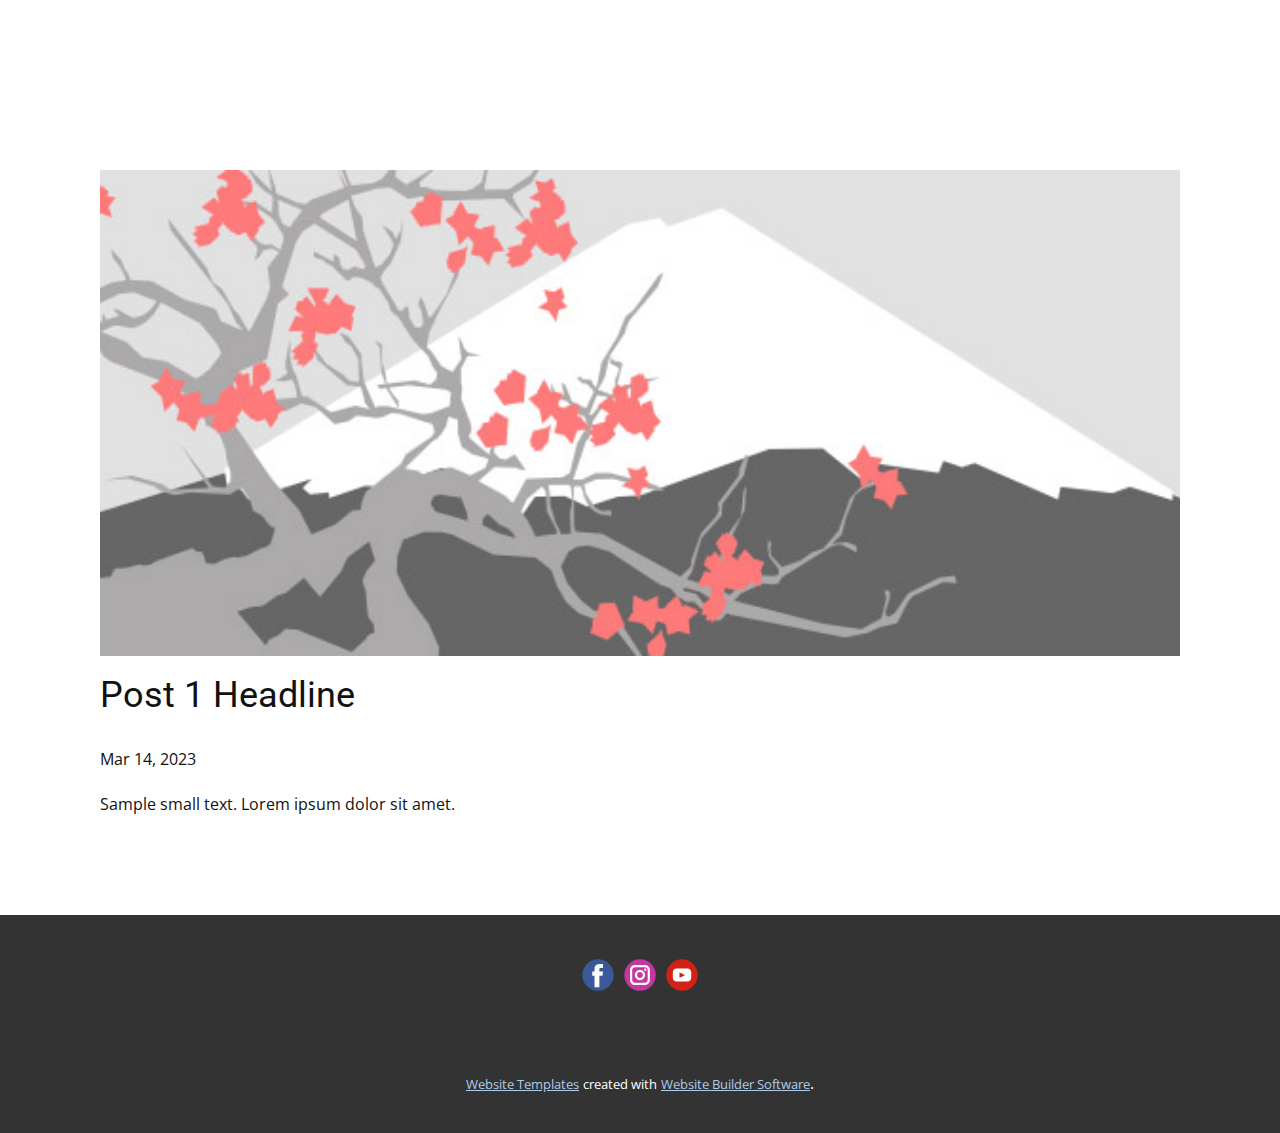
<file: blog/post.html>
<!DOCTYPE html>
<html style="font-size: 16px;" lang="en"><head>
    <meta name="viewport" content="width=device-width, initial-scale=1.0">
    <meta charset="utf-8">
    <meta name="keywords" content="Post 1 Headline">
    <meta name="description" content="">
    <title>Post 1 Headline</title>
    <link rel="stylesheet" href="../nicepage.css" media="screen">
<link rel="stylesheet" href="../Post-Template.css" media="screen">
    <script class="u-script" type="text/javascript" src="../jquery.js" defer=""></script>
    <script class="u-script" type="text/javascript" src="../nicepage.js" defer=""></script>
    <meta name="generator" content="Nicepage 5.6.9, nicepage.com">
    <link id="u-theme-google-font" rel="stylesheet" href="https://fonts.googleapis.com/css?family=Roboto:100,100i,300,300i,400,400i,500,500i,700,700i,900,900i|Open+Sans:300,300i,400,400i,500,500i,600,600i,700,700i,800,800i">
    
    
    <script type="application/ld+json">{
		"@context": "http://schema.org",
		"@type": "Organization",
		"name": "",
		"sameAs": [
				"https://www.facebook.com/NTUTreattheHomeless",
				"https://www.instagram.com/ntu_th/"
		]
}</script>
    <meta name="theme-color" content="#478ac9">
  <meta data-intl-tel-input-cdn-path="intlTelInput/"></head>
  <body class="u-body u-xl-mode" data-lang="en"><header class="u-clearfix u-header u-header" id="sec-44c0"><div class="u-clearfix u-sheet u-sheet-1"></div></header>
    <section class="u-align-center u-clearfix u-section-1" id="sec-a1ab">
      <div class="u-clearfix u-sheet u-valign-middle-md u-valign-middle-sm u-valign-middle-xs u-sheet-1"><!--post_details--><!--post_details_options_json--><!--{"source":""}--><!--/post_details_options_json--><!--blog_post-->
        <div class="u-container-style u-expanded-width u-post-details u-post-details-1">
          <div class="u-container-layout u-valign-middle u-container-layout-1"><!--blog_post_image-->
            <img alt="" class="u-blog-control u-expanded-width u-image u-image-default u-image-1" src="../images/0fd3416c.jpeg"><!--/blog_post_image--><!--blog_post_header-->
            <h2 class="u-blog-control u-text u-text-1">Post 1 Headline</h2><!--/blog_post_header--><!--blog_post_metadata-->
            <div class="u-blog-control u-metadata u-metadata-1"><!--blog_post_metadata_date-->
              <span class="u-meta-date u-meta-icon">Mar 14, 2023</span><!--/blog_post_metadata_date--><!--blog_post_metadata_category-->
              <!--/blog_post_metadata_category--><!--blog_post_metadata_comments-->
              <!--/blog_post_metadata_comments-->
            </div><!--/blog_post_metadata--><!--blog_post_content-->
            <div class="u-align-justify u-blog-control u-post-content u-text u-text-2 fr-view">
  Sample small text. Lorem ipsum dolor sit amet.
  </div><!--/blog_post_content-->
          </div>
        </div><!--/blog_post--><!--/post_details-->
      </div>
    </section>
    
    
    <footer class="u-clearfix u-footer u-grey-80" id="sec-e88d"><div class="u-clearfix u-sheet u-sheet-1">
        <div class="u-align-left u-social-icons u-spacing-10 u-social-icons-1">
          <a class="u-social-url" title="facebook" target="_blank" href="https://www.facebook.com/NTUTreattheHomeless"><span class="u-icon u-social-facebook u-social-icon u-icon-1"><svg class="u-svg-link" preserveAspectRatio="xMidYMin slice" viewBox="0 0 112 112" style=""><use xmlns:xlink="http://www.w3.org/1999/xlink" xlink:href="#svg-0409"></use></svg><svg class="u-svg-content" viewBox="0 0 112 112" x="0" y="0" id="svg-0409"><circle fill="currentColor" cx="56.1" cy="56.1" r="55"></circle><path fill="#FFFFFF" d="M73.5,31.6h-9.1c-1.4,0-3.6,0.8-3.6,3.9v8.5h12.6L72,58.3H60.8v40.8H43.9V58.3h-8V43.9h8v-9.2
      c0-6.7,3.1-17,17-17h12.5v13.9H73.5z"></path></svg></span>
          </a>
          <a class="u-social-url" title="instagram" target="_blank" href="https://www.instagram.com/ntu_th/"><span class="u-icon u-social-icon u-social-instagram u-icon-2"><svg class="u-svg-link" preserveAspectRatio="xMidYMin slice" viewBox="0 0 112 112" style=""><use xmlns:xlink="http://www.w3.org/1999/xlink" xlink:href="#svg-738c"></use></svg><svg class="u-svg-content" viewBox="0 0 112 112" x="0" y="0" id="svg-738c"><circle fill="currentColor" cx="56.1" cy="56.1" r="55"></circle><path fill="#FFFFFF" d="M55.9,38.2c-9.9,0-17.9,8-17.9,17.9C38,66,46,74,55.9,74c9.9,0,17.9-8,17.9-17.9C73.8,46.2,65.8,38.2,55.9,38.2
      z M55.9,66.4c-5.7,0-10.3-4.6-10.3-10.3c-0.1-5.7,4.6-10.3,10.3-10.3c5.7,0,10.3,4.6,10.3,10.3C66.2,61.8,61.6,66.4,55.9,66.4z"></path><path fill="#FFFFFF" d="M74.3,33.5c-2.3,0-4.2,1.9-4.2,4.2s1.9,4.2,4.2,4.2s4.2-1.9,4.2-4.2S76.6,33.5,74.3,33.5z"></path><path fill="#FFFFFF" d="M73.1,21.3H38.6c-9.7,0-17.5,7.9-17.5,17.5v34.5c0,9.7,7.9,17.6,17.5,17.6h34.5c9.7,0,17.5-7.9,17.5-17.5V38.8
      C90.6,29.1,82.7,21.3,73.1,21.3z M83,73.3c0,5.5-4.5,9.9-9.9,9.9H38.6c-5.5,0-9.9-4.5-9.9-9.9V38.8c0-5.5,4.5-9.9,9.9-9.9h34.5
      c5.5,0,9.9,4.5,9.9,9.9V73.3z"></path></svg></span>
          </a>
          <a class="u-social-url" target="_blank" data-type="YouTube" title="YouTube" href=""><span class="u-icon u-social-icon u-social-youtube u-icon-3"><svg class="u-svg-link" preserveAspectRatio="xMidYMin slice" viewBox="0 0 112 112" style=""><use xmlns:xlink="http://www.w3.org/1999/xlink" xlink:href="#svg-03c9"></use></svg><svg class="u-svg-content" viewBox="0 0 112 112" x="0" y="0" id="svg-03c9"><circle fill="currentColor" cx="56.1" cy="56.1" r="55"></circle><path fill="#FFFFFF" d="M74.9,33.3H37.3c-7.4,0-13.4,6-13.4,13.4v18.8c0,7.4,6,13.4,13.4,13.4h37.6c7.4,0,13.4-6,13.4-13.4V46.7 C88.3,39.3,82.3,33.3,74.9,33.3L74.9,33.3z M65.9,57l-17.6,8.4c-0.5,0.2-1-0.1-1-0.6V47.5c0-0.5,0.6-0.9,1-0.6l17.6,8.9 C66.4,56,66.4,56.8,65.9,57L65.9,57z"></path></svg></span>
          </a>
        </div>
      </div></footer>
    <section class="u-backlink u-clearfix u-grey-80">
      <a class="u-link" href="https://nicepage.com/website-templates" target="_blank">
        <span>Website Templates</span>
      </a>
      <p class="u-text">
        <span>created with</span>
      </p>
      <a class="u-link" href="" target="_blank">
        <span>Website Builder Software</span>
      </a>. 
    </section>
  
</body></html>
</file>
<file: Home.css>
.u-block-b78b-2 {
  position: absolute;
  bottom: 10px;
  width: auto;
  height: auto;
}

.u-block-b78b-3 {
  position: absolute;
  left: 0;
  width: 50px;
  height: 50px;
}

.u-block-b78b-4 {
  position: absolute;
  right: 0;
  width: 50px;
  height: 50px;
}

 .u-section-1-1 {
  min-height: 840px;
}

.u-section-1-1 .u-layout-wrap-1 {
  margin-top: 14px;
  margin-bottom: 60px;
}

.u-section-1-1 .u-image-1 {
  background-image: url("images/img_bg_1.jpg");
  background-position: 50% 7.77%;
  min-height: 753px;
}

.u-section-1-1 .u-container-layout-1 {
  padding: 30px;
}

@media (max-width: 1199px) {
   .u-section-1-1 {
    min-height: 708px;
  }

  .u-section-1-1 .u-layout-wrap-1 {
    position: relative;
  }

  .u-section-1-1 .u-image-1 {
    min-height: 621px;
  }
}

@media (max-width: 991px) {
   .u-section-1-1 {
    min-height: 563px;
  }

  .u-section-1-1 .u-image-1 {
    min-height: 476px;
  }
}

@media (max-width: 767px) {
   .u-section-1-1 {
    min-height: 444px;
  }

  .u-section-1-1 .u-image-1 {
    min-height: 357px;
  }

  .u-section-1-1 .u-container-layout-1 {
    padding-left: 10px;
    padding-right: 10px;
  }
}

@media (max-width: 575px) {
   .u-section-1-1 {
    min-height: 312px;
  }

  .u-section-1-1 .u-image-1 {
    min-height: 225px;
  }
}.u-block-d72b-2 {
  position: absolute;
  bottom: 10px;
  width: auto;
  height: auto;
}

.u-block-d72b-3 {
  position: absolute;
  left: 0;
  width: 50px;
  height: 50px;
}

.u-block-d72b-4 {
  position: absolute;
  right: 0;
  width: 50px;
  height: 50px;
}

.u-section-2-1 .u-sheet-1 {
  min-height: 840px;
}

.u-section-2-1 .u-layout-wrap-1 {
  width: 1280px;
  margin: 60px -70px;
}

.u-section-2-1 .u-image-1 {
  background-image: url("images/331182334_1843663379353044_1518297344796039170_n1.jpg");
  background-position: 50% 50%;
  min-height: 720px;
}

.u-section-2-1 .u-container-layout-1 {
  padding: 30px;
}

.u-section-2-1 .u-image-2 {
  min-height: 720px;
  background-image: url("images/331222532_733108678491345_6951400895069538447_n2.jpg");
  background-position: 50% 50%;
}

.u-section-2-1 .u-container-layout-2 {
  padding: 0;
}

@media (max-width: 1199px) {
  .u-section-2-1 .u-sheet-1 {
    min-height: 643px;
  }

  .u-section-2-1 .u-layout-wrap-1 {
    position: relative;
    width: 940px;
    margin-right: 0;
    margin-left: 0;
  }

  .u-section-2-1 .u-image-1 {
    min-height: 529px;
  }

  .u-section-2-1 .u-image-2 {
    min-height: 529px;
  }
}

@media (max-width: 991px) {
  .u-section-2-1 .u-sheet-1 {
    min-height: 534px;
  }

  .u-section-2-1 .u-layout-wrap-1 {
    width: 720px;
  }

  .u-section-2-1 .u-image-1 {
    min-height: 683px;
  }

  .u-section-2-1 .u-image-2 {
    min-height: 405px;
  }
}

@media (max-width: 767px) {
  .u-section-2-1 .u-sheet-1 {
    min-height: 1213px;
  }

  .u-section-2-1 .u-layout-wrap-1 {
    width: 540px;
  }

  .u-section-2-1 .u-image-1 {
    min-height: 512px;
  }

  .u-section-2-1 .u-container-layout-1 {
    padding-left: 10px;
    padding-right: 10px;
  }

  .u-section-2-1 .u-image-2 {
    min-height: 608px;
  }
}

@media (max-width: 575px) {
  .u-section-2-1 .u-sheet-1 {
    min-height: 817px;
  }

  .u-section-2-1 .u-layout-wrap-1 {
    width: 340px;
  }

  .u-section-2-1 .u-image-1 {
    min-height: 322px;
  }

  .u-section-2-1 .u-image-2 {
    min-height: 383px;
  }
}.u-block-8de8-2 {
  position: absolute;
  bottom: 10px;
  width: auto;
  height: auto;
}

.u-block-8de8-3 {
  position: absolute;
  left: 0;
  width: 50px;
  height: 50px;
}

.u-block-8de8-4 {
  position: absolute;
  right: 0;
  width: 50px;
  height: 50px;
}

.u-section-3-1 .u-sheet-1 {
  min-height: 807px;
}

.u-section-3-1 .u-text-1 {
  letter-spacing: 2px;
  text-transform: uppercase;
  font-size: 2.25rem;
  font-weight: 700;
  margin: 30px 538px 0 0;
}

.u-section-3-1 .u-layout-wrap-1 {
  width: 1337px;
  margin: 44px auto 28px -76px;
}

.u-section-3-1 .u-image-1 {
  min-height: 662px;
  background-image: url("images/319516211_824536871956132_1474500983025414109_n.jpg");
  background-position: 50% 50%;
}

.u-section-3-1 .u-container-layout-1 {
  padding: 30px;
}

.u-section-3-1 .u-layout-cell-2 {
  min-height: 662px;
}

.u-section-3-1 .u-container-layout-2 {
  padding: 0 10px;
}

@media (max-width: 1199px) {
  .u-section-3-1 .u-sheet-1 {
    min-height: 1166px;
  }

  .u-section-3-1 .u-text-1 {
    margin-right: 338px;
    margin-left: 58px;
  }

  .u-section-3-1 .u-layout-wrap-1 {
    margin-top: 636px;
    position: relative;
    width: 940px;
    margin-left: 0;
  }

  .u-section-3-1 .u-image-1 {
    min-height: 465px;
  }

  .u-section-3-1 .u-layout-cell-2 {
    min-height: 465px;
  }
}

@media (max-width: 991px) {
  .u-section-3-1 .u-sheet-1 {
    min-height: 1605px;
  }

  .u-section-3-1 .u-text-1 {
    margin-right: 118px;
  }

  .u-section-3-1 .u-layout-wrap-1 {
    width: 720px;
  }

  .u-section-3-1 .u-image-1 {
    min-height: 683px;
  }

  .u-section-3-1 .u-layout-cell-2 {
    min-height: 100px;
  }
}

@media (max-width: 767px) {
  .u-section-3-1 .u-sheet-1 {
    min-height: 1533px;
  }

  .u-section-3-1 .u-text-1 {
    margin-right: 0;
  }

  .u-section-3-1 .u-layout-wrap-1 {
    width: 540px;
  }

  .u-section-3-1 .u-image-1 {
    min-height: 512px;
  }

  .u-section-3-1 .u-container-layout-1 {
    padding-left: 10px;
    padding-right: 10px;
  }
}

@media (max-width: 575px) {
  .u-section-3-1 .u-sheet-1 {
    min-height: 1178px;
  }

  .u-section-3-1 .u-layout-wrap-1 {
    margin-top: -72px;
    width: 340px;
  }

  .u-section-3-1 .u-image-1 {
    min-height: 322px;
  }
}.u-block-e770-2 {
  position: absolute;
  bottom: 10px;
  width: auto;
  height: auto;
}

.u-block-e770-3 {
  position: absolute;
  left: 0;
  width: 50px;
  height: 50px;
}

.u-block-e770-4 {
  position: absolute;
  right: 0;
  width: 50px;
  height: 50px;
}

.u-section-4-1 .u-sheet-1 {
  min-height: 807px;
}

.u-section-4-1 .u-text-1 {
  letter-spacing: 2px;
  text-transform: uppercase;
  font-weight: 700;
  font-size: 2.25rem;
  margin: 30px 550px 0 0;
}

.u-section-4-1 .u-layout-wrap-1 {
  width: 1337px;
  margin: 44px auto 28px -76px;
}

.u-section-4-1 .u-image-1 {
  min-height: 662px;
  background-image: url("images/319516211_824536871956132_1474500983025414109_n.jpg");
  background-position: 50% 50%;
}

.u-section-4-1 .u-container-layout-1 {
  padding: 30px;
}

.u-section-4-1 .u-layout-cell-2 {
  min-height: 662px;
}

.u-section-4-1 .u-container-layout-2 {
  padding: 0 10px;
}

@media (max-width: 1199px) {
  .u-section-4-1 .u-sheet-1 {
    min-height: 1166px;
  }

  .u-section-4-1 .u-text-1 {
    margin-right: 350px;
    margin-left: 58px;
  }

  .u-section-4-1 .u-layout-wrap-1 {
    margin-top: 636px;
    position: relative;
    width: 940px;
    margin-left: 0;
  }

  .u-section-4-1 .u-image-1 {
    min-height: 465px;
  }

  .u-section-4-1 .u-layout-cell-2 {
    min-height: 465px;
  }
}

@media (max-width: 991px) {
  .u-section-4-1 .u-sheet-1 {
    min-height: 1605px;
  }

  .u-section-4-1 .u-text-1 {
    margin-right: 130px;
  }

  .u-section-4-1 .u-layout-wrap-1 {
    width: 720px;
  }

  .u-section-4-1 .u-image-1 {
    min-height: 683px;
  }

  .u-section-4-1 .u-layout-cell-2 {
    min-height: 100px;
  }
}

@media (max-width: 767px) {
  .u-section-4-1 .u-sheet-1 {
    min-height: 1533px;
  }

  .u-section-4-1 .u-text-1 {
    margin-right: 0;
  }

  .u-section-4-1 .u-layout-wrap-1 {
    width: 540px;
  }

  .u-section-4-1 .u-image-1 {
    min-height: 512px;
  }

  .u-section-4-1 .u-container-layout-1 {
    padding-left: 10px;
    padding-right: 10px;
  }
}

@media (max-width: 575px) {
  .u-section-4-1 .u-sheet-1 {
    min-height: 1178px;
  }

  .u-section-4-1 .u-layout-wrap-1 {
    margin-top: -72px;
    width: 340px;
  }

  .u-section-4-1 .u-image-1 {
    min-height: 322px;
  }
}.u-block-cf1f-2 {
  position: absolute;
  bottom: 10px;
  width: auto;
  height: auto;
}

.u-block-cf1f-3 {
  position: absolute;
  left: 0;
  width: 50px;
  height: 50px;
}

.u-block-cf1f-4 {
  position: absolute;
  right: 0;
  width: 50px;
  height: 50px;
}

.u-section-5-1 .u-sheet-1 {
  min-height: 850px;
}

.u-section-5-1 .u-text-1 {
  letter-spacing: 2px;
  text-transform: uppercase;
  font-weight: 700;
  font-size: 2.25rem;
  margin: 30px 431px 0 0;
}

.u-section-5-1 .u-layout-wrap-1 {
  width: 1337px;
  margin: 44px auto 60px -76px;
}

.u-section-5-1 .u-image-1 {
  min-height: 662px;
  background-image: url("images/319516211_824536871956132_1474500983025414109_n.jpg");
  background-position: 50% 50%;
}

.u-section-5-1 .u-container-layout-1 {
  padding: 30px;
}

.u-section-5-1 .u-layout-cell-2 {
  min-height: 662px;
}

.u-section-5-1 .u-container-layout-2 {
  padding: 0 10px;
}

@media (max-width: 1199px) {
  .u-section-5-1 .u-sheet-1 {
    min-height: 1166px;
  }

  .u-section-5-1 .u-text-1 {
    margin-right: 231px;
    margin-left: 58px;
  }

  .u-section-5-1 .u-layout-wrap-1 {
    margin-top: 636px;
    position: relative;
    width: 940px;
    margin-left: 0;
  }

  .u-section-5-1 .u-image-1 {
    min-height: 465px;
  }

  .u-section-5-1 .u-layout-cell-2 {
    min-height: 465px;
  }
}

@media (max-width: 991px) {
  .u-section-5-1 .u-sheet-1 {
    min-height: 1605px;
  }

  .u-section-5-1 .u-text-1 {
    margin-right: 11px;
  }

  .u-section-5-1 .u-layout-wrap-1 {
    width: 720px;
  }

  .u-section-5-1 .u-image-1 {
    min-height: 683px;
  }

  .u-section-5-1 .u-layout-cell-2 {
    min-height: 100px;
  }
}

@media (max-width: 767px) {
  .u-section-5-1 .u-sheet-1 {
    min-height: 1533px;
  }

  .u-section-5-1 .u-text-1 {
    margin-right: 0;
  }

  .u-section-5-1 .u-layout-wrap-1 {
    width: 540px;
  }

  .u-section-5-1 .u-image-1 {
    min-height: 512px;
  }

  .u-section-5-1 .u-container-layout-1 {
    padding-left: 10px;
    padding-right: 10px;
  }
}

@media (max-width: 575px) {
  .u-section-5-1 .u-sheet-1 {
    min-height: 1178px;
  }

  .u-section-5-1 .u-layout-wrap-1 {
    margin-top: -72px;
    width: 340px;
  }

  .u-section-5-1 .u-image-1 {
    min-height: 322px;
  }
}.u-block-235a-2 {
  position: absolute;
  bottom: 10px;
  width: auto;
  height: auto;
}

.u-block-235a-3 {
  position: absolute;
  left: 0;
  width: 50px;
  height: 50px;
}

.u-block-235a-4 {
  position: absolute;
  right: 0;
  width: 50px;
  height: 50px;
}

.u-section-6-1 .u-sheet-1 {
  min-height: 850px;
}

.u-section-6-1 .u-text-1 {
  letter-spacing: 2px;
  text-transform: uppercase;
  font-weight: 700;
  font-size: 2.25rem;
  margin: 30px 514px 0 0;
}

.u-section-6-1 .u-layout-wrap-1 {
  width: 1337px;
  margin: 44px auto 60px -76px;
}

.u-section-6-1 .u-image-1 {
  min-height: 662px;
  background-image: url("images/319516211_824536871956132_1474500983025414109_n.jpg");
  background-position: 50% 50%;
}

.u-section-6-1 .u-container-layout-1 {
  padding: 30px;
}

.u-section-6-1 .u-layout-cell-2 {
  min-height: 662px;
}

.u-section-6-1 .u-container-layout-2 {
  padding: 0 10px;
}

@media (max-width: 1199px) {
  .u-section-6-1 .u-sheet-1 {
    min-height: 1166px;
  }

  .u-section-6-1 .u-text-1 {
    margin-right: 314px;
    margin-left: 58px;
  }

  .u-section-6-1 .u-layout-wrap-1 {
    margin-top: 636px;
    position: relative;
    width: 940px;
    margin-left: 0;
  }

  .u-section-6-1 .u-image-1 {
    min-height: 465px;
  }

  .u-section-6-1 .u-layout-cell-2 {
    min-height: 465px;
  }
}

@media (max-width: 991px) {
  .u-section-6-1 .u-sheet-1 {
    min-height: 1605px;
  }

  .u-section-6-1 .u-text-1 {
    margin-right: 94px;
  }

  .u-section-6-1 .u-layout-wrap-1 {
    width: 720px;
  }

  .u-section-6-1 .u-image-1 {
    min-height: 683px;
  }

  .u-section-6-1 .u-layout-cell-2 {
    min-height: 100px;
  }
}

@media (max-width: 767px) {
  .u-section-6-1 .u-sheet-1 {
    min-height: 1533px;
  }

  .u-section-6-1 .u-text-1 {
    margin-right: 0;
  }

  .u-section-6-1 .u-layout-wrap-1 {
    width: 540px;
  }

  .u-section-6-1 .u-image-1 {
    min-height: 512px;
  }

  .u-section-6-1 .u-container-layout-1 {
    padding-left: 10px;
    padding-right: 10px;
  }
}

@media (max-width: 575px) {
  .u-section-6-1 .u-sheet-1 {
    min-height: 1178px;
  }

  .u-section-6-1 .u-layout-wrap-1 {
    margin-top: -72px;
    width: 340px;
  }

  .u-section-6-1 .u-image-1 {
    min-height: 322px;
  }
}.u-block-61bb-2 {
  position: absolute;
  bottom: 10px;
  width: auto;
  height: auto;
}

.u-block-61bb-3 {
  position: absolute;
  left: 0;
  width: 50px;
  height: 50px;
  right: auto;
}

.u-block-61bb-4 {
  position: absolute;
  width: 50px;
  height: 50px;
  left: auto;
  right: calc(((100% - 1140px) / 2)  + -149px);
}

@media (max-width: 1199px) {
  .u-block-61bb-4 {
    right: calc(((100% - 940px) / 2)  + -123px);
  }
}

@media (max-width: 991px) {
  .u-block-61bb-4 {
    right: calc(((100% - 720px) / 2)  + -94px);
  }
}

@media (max-width: 767px) {
  .u-block-61bb-4 {
    right: calc(((100% - 540px) / 2)  + -70px);
  }
}

@media (max-width: 575px) {
  .u-block-61bb-4 {
    right: calc(((100% - 340px) / 2)  + -44px);
  }
}

.u-section-7-1 .u-sheet-1 {
  min-height: 807px;
}

.u-section-7-1 .u-text-1 {
  letter-spacing: 2px;
  text-transform: uppercase;
  font-weight: 700;
  font-size: 2.25rem;
  margin: 30px 731px 0 0;
}

.u-section-7-1 .u-layout-wrap-1 {
  width: 1337px;
  margin: 44px auto 28px -76px;
}

.u-section-7-1 .u-image-1 {
  min-height: 662px;
  background-image: url("images/319516211_824536871956132_1474500983025414109_n.jpg");
  background-position: 50% 50%;
}

.u-section-7-1 .u-container-layout-1 {
  padding: 30px;
}

.u-section-7-1 .u-layout-cell-2 {
  min-height: 662px;
}

.u-section-7-1 .u-container-layout-2 {
  padding: 0 10px;
}

@media (max-width: 1199px) {
  .u-section-7-1 .u-sheet-1 {
    min-height: 1166px;
  }

  .u-section-7-1 .u-text-1 {
    margin-right: 531px;
    margin-left: 58px;
  }

  .u-section-7-1 .u-layout-wrap-1 {
    margin-top: 636px;
    position: relative;
    width: 940px;
    margin-left: 0;
  }

  .u-section-7-1 .u-image-1 {
    min-height: 465px;
  }

  .u-section-7-1 .u-layout-cell-2 {
    min-height: 465px;
  }
}

@media (max-width: 991px) {
  .u-section-7-1 .u-sheet-1 {
    min-height: 1605px;
  }

  .u-section-7-1 .u-text-1 {
    margin-right: 311px;
  }

  .u-section-7-1 .u-layout-wrap-1 {
    width: 720px;
  }

  .u-section-7-1 .u-image-1 {
    min-height: 683px;
  }

  .u-section-7-1 .u-layout-cell-2 {
    min-height: 100px;
  }
}

@media (max-width: 767px) {
  .u-section-7-1 .u-sheet-1 {
    min-height: 1533px;
  }

  .u-section-7-1 .u-text-1 {
    margin-right: 131px;
  }

  .u-section-7-1 .u-layout-wrap-1 {
    width: 540px;
  }

  .u-section-7-1 .u-image-1 {
    min-height: 512px;
  }

  .u-section-7-1 .u-container-layout-1 {
    padding-left: 10px;
    padding-right: 10px;
  }
}

@media (max-width: 575px) {
  .u-section-7-1 .u-sheet-1 {
    min-height: 1178px;
  }

  .u-section-7-1 .u-text-1 {
    margin-right: 0;
  }

  .u-section-7-1 .u-layout-wrap-1 {
    margin-top: -72px;
    width: 340px;
  }

  .u-section-7-1 .u-image-1 {
    min-height: 322px;
  }
}.u-block-10a8-2 {
  position: absolute;
  bottom: 10px;
  width: auto;
  height: auto;
}

.u-block-10a8-3 {
  position: absolute;
  left: 0;
  width: 50px;
  height: 50px;
  right: auto;
}

.u-block-10a8-4 {
  position: absolute;
  width: 50px;
  height: 50px;
  left: auto;
  right: calc(((100% - 1140px) / 2)  + -149px);
}

@media (max-width: 1199px) {
  .u-block-10a8-4 {
    right: calc(((100% - 940px) / 2)  + -123px);
  }
}

@media (max-width: 991px) {
  .u-block-10a8-4 {
    right: calc(((100% - 720px) / 2)  + -94px);
  }
}

@media (max-width: 767px) {
  .u-block-10a8-4 {
    right: calc(((100% - 540px) / 2)  + -70px);
  }
}

@media (max-width: 575px) {
  .u-block-10a8-4 {
    right: calc(((100% - 340px) / 2)  + -44px);
  }
}

.u-section-8-1 .u-sheet-1 {
  min-height: 800px;
}

.u-section-8-1 .u-text-1 {
  letter-spacing: 2px;
  text-transform: uppercase;
  font-weight: 700;
  font-size: 2.25rem;
  margin: 30px 731px 0 0;
}

.u-section-8-1 .u-layout-wrap-1 {
  width: 1337px;
  margin: 44px auto 28px -76px;
}

.u-section-8-1 .u-image-1 {
  min-height: 662px;
  background-image: url("images/319516211_824536871956132_1474500983025414109_n.jpg");
  background-position: 50% 50%;
}

.u-section-8-1 .u-container-layout-1 {
  padding: 30px;
}

.u-section-8-1 .u-layout-cell-2 {
  min-height: 662px;
}

.u-section-8-1 .u-container-layout-2 {
  padding: 0 10px;
}

@media (max-width: 1199px) {
  .u-section-8-1 .u-sheet-1 {
    min-height: 1166px;
  }

  .u-section-8-1 .u-text-1 {
    margin-right: 531px;
    margin-left: 58px;
  }

  .u-section-8-1 .u-layout-wrap-1 {
    margin-top: 636px;
    position: relative;
    width: 940px;
    margin-left: 0;
  }

  .u-section-8-1 .u-image-1 {
    min-height: 465px;
  }

  .u-section-8-1 .u-layout-cell-2 {
    min-height: 465px;
  }
}

@media (max-width: 991px) {
  .u-section-8-1 .u-sheet-1 {
    min-height: 1605px;
  }

  .u-section-8-1 .u-text-1 {
    margin-right: 311px;
  }

  .u-section-8-1 .u-layout-wrap-1 {
    width: 720px;
  }

  .u-section-8-1 .u-image-1 {
    min-height: 683px;
  }

  .u-section-8-1 .u-layout-cell-2 {
    min-height: 100px;
  }
}

@media (max-width: 767px) {
  .u-section-8-1 .u-sheet-1 {
    min-height: 1533px;
  }

  .u-section-8-1 .u-text-1 {
    margin-right: 131px;
  }

  .u-section-8-1 .u-layout-wrap-1 {
    width: 540px;
  }

  .u-section-8-1 .u-image-1 {
    min-height: 512px;
  }

  .u-section-8-1 .u-container-layout-1 {
    padding-left: 10px;
    padding-right: 10px;
  }
}

@media (max-width: 575px) {
  .u-section-8-1 .u-sheet-1 {
    min-height: 1178px;
  }

  .u-section-8-1 .u-text-1 {
    margin-right: 0;
  }

  .u-section-8-1 .u-layout-wrap-1 {
    margin-top: -72px;
    width: 340px;
  }

  .u-section-8-1 .u-image-1 {
    min-height: 322px;
  }
}.u-block-a835-2 {
  position: absolute;
  bottom: 10px;
  width: auto;
  height: auto;
}

.u-block-a835-3 {
  position: absolute;
  left: 0;
  width: 50px;
  height: 50px;
  right: auto;
}

.u-block-a835-4 {
  position: absolute;
  width: 50px;
  height: 50px;
  left: auto;
  right: calc(((100% - 1140px) / 2)  + -149px);
}

@media (max-width: 1199px) {
  .u-block-a835-4 {
    right: calc(((100% - 940px) / 2)  + -123px);
  }
}

@media (max-width: 991px) {
  .u-block-a835-4 {
    right: calc(((100% - 720px) / 2)  + -94px);
  }
}

@media (max-width: 767px) {
  .u-block-a835-4 {
    right: calc(((100% - 540px) / 2)  + -70px);
  }
}

@media (max-width: 575px) {
  .u-block-a835-4 {
    right: calc(((100% - 340px) / 2)  + -44px);
  }
}

.u-section-9-1 .u-sheet-1 {
  min-height: 807px;
}

.u-section-9-1 .u-text-1 {
  letter-spacing: 2px;
  text-transform: uppercase;
  font-weight: 700;
  font-size: 2.25rem;
  margin: 30px 731px 0 0;
}

.u-section-9-1 .u-layout-wrap-1 {
  width: 1337px;
  margin: 44px auto 28px -76px;
}

.u-section-9-1 .u-image-1 {
  min-height: 662px;
  background-image: url("images/319516211_824536871956132_1474500983025414109_n.jpg");
  background-position: 50% 50%;
}

.u-section-9-1 .u-container-layout-1 {
  padding: 30px;
}

.u-section-9-1 .u-layout-cell-2 {
  min-height: 662px;
}

.u-section-9-1 .u-container-layout-2 {
  padding: 0 10px;
}

@media (max-width: 1199px) {
  .u-section-9-1 .u-sheet-1 {
    min-height: 1166px;
  }

  .u-section-9-1 .u-text-1 {
    margin-right: 531px;
    margin-left: 58px;
  }

  .u-section-9-1 .u-layout-wrap-1 {
    margin-top: 636px;
    position: relative;
    width: 940px;
    margin-left: 0;
  }

  .u-section-9-1 .u-image-1 {
    min-height: 465px;
  }

  .u-section-9-1 .u-layout-cell-2 {
    min-height: 465px;
  }
}

@media (max-width: 991px) {
  .u-section-9-1 .u-sheet-1 {
    min-height: 1605px;
  }

  .u-section-9-1 .u-text-1 {
    margin-right: 311px;
  }

  .u-section-9-1 .u-layout-wrap-1 {
    width: 720px;
  }

  .u-section-9-1 .u-image-1 {
    min-height: 683px;
  }

  .u-section-9-1 .u-layout-cell-2 {
    min-height: 100px;
  }
}

@media (max-width: 767px) {
  .u-section-9-1 .u-sheet-1 {
    min-height: 1533px;
  }

  .u-section-9-1 .u-text-1 {
    margin-right: 131px;
  }

  .u-section-9-1 .u-layout-wrap-1 {
    width: 540px;
  }

  .u-section-9-1 .u-image-1 {
    min-height: 512px;
  }

  .u-section-9-1 .u-container-layout-1 {
    padding-left: 10px;
    padding-right: 10px;
  }
}

@media (max-width: 575px) {
  .u-section-9-1 .u-sheet-1 {
    min-height: 1178px;
  }

  .u-section-9-1 .u-text-1 {
    margin-right: 0;
  }

  .u-section-9-1 .u-layout-wrap-1 {
    margin-top: -72px;
    width: 340px;
  }

  .u-section-9-1 .u-image-1 {
    min-height: 322px;
  }
}
</file>
<file: About.css>
.u-section-1 .u-sheet-1 {
  min-height: 400px;
}
</file>
<file: Contact.css>
.u-section-1 .u-sheet-1 {
  min-height: 400px;
}
</file>
<file: Blog-Template.css>
.u-section-1 .u-sheet-1 {
  min-height: 561px;
}

.u-section-1 .u-repeater-1 {
  margin-top: 60px;
  margin-bottom: 60px;
  min-height: 441px;
  grid-template-columns: calc(33.3333% - 15px) calc(33.3333% - 15px) calc(33.3333% - 15px);
  height: auto;
  grid-gap: 22px;
}

.u-section-1 .u-repeater-item-1 {
  background-image: none;
}

.u-section-1 .u-container-layout-1 {
  padding: 30px 20px;
}

.u-section-1 .u-text-1 {
  margin-top: 0;
  margin-bottom: 0;
}

.u-section-1 .u-image-1 {
  height: 222px;
  margin-top: 17px;
  margin-bottom: 0;
}

.u-section-1 .u-text-2 {
  margin-top: 20px;
  margin-bottom: 0;
}

.u-section-1 .u-btn-1 {
  background-image: none;
  border-style: none none solid;
  margin: 17px auto 0 0;
  padding: 0;
}

.u-section-1 .u-container-layout-2 {
  padding: 30px 20px;
}

.u-section-1 .u-text-3 {
  margin-top: 0;
  margin-bottom: 0;
}

.u-section-1 .u-image-2 {
  height: 222px;
  margin-top: 17px;
  margin-bottom: 0;
}

.u-section-1 .u-text-4 {
  margin-top: 20px;
  margin-bottom: 0;
}

.u-section-1 .u-btn-2 {
  background-image: none;
  border-style: none none solid;
  margin: 17px auto 0 0;
  padding: 0;
}

.u-section-1 .u-container-layout-3 {
  padding: 30px 20px;
}

.u-section-1 .u-text-5 {
  margin-top: 0;
  margin-bottom: 0;
}

.u-section-1 .u-image-3 {
  height: 222px;
  margin-top: 17px;
  margin-bottom: 0;
}

.u-section-1 .u-text-6 {
  margin-top: 20px;
  margin-bottom: 0;
}

.u-section-1 .u-btn-3 {
  background-image: none;
  border-style: none none solid;
  margin: 17px auto 0 0;
  padding: 0;
}

@media (max-width: 1199px) {
  .u-section-1 .u-sheet-1 {
    min-height: 484px;
  }

  .u-section-1 .u-repeater-1 {
    min-height: 364px;
    grid-template-columns: repeat(3, calc(33.333333333333336% - 15px));
  }
}

@media (max-width: 991px) {
  .u-section-1 .u-sheet-1 {
    min-height: 956px;
  }

  .u-section-1 .u-repeater-1 {
    min-height: 836px;
    grid-template-columns: repeat(2, calc(50% - 11.25px));
  }
}

@media (max-width: 767px) {
  .u-section-1 .u-repeater-1 {
    grid-template-columns: 100%;
  }

  .u-section-1 .u-container-layout-1 {
    padding-left: 10px;
    padding-right: 10px;
  }

  .u-section-1 .u-image-1 {
    height: 278px;
  }

  .u-section-1 .u-container-layout-2 {
    padding-left: 10px;
    padding-right: 10px;
  }

  .u-section-1 .u-image-2 {
    height: 278px;
  }

  .u-section-1 .u-container-layout-3 {
    padding-left: 10px;
    padding-right: 10px;
  }

  .u-section-1 .u-image-3 {
    height: 278px;
  }
}
</file>
<file: Post-Template.css>
.u-section-1 .u-sheet-1 {
  min-height: 835px;
}

.u-section-1 .u-post-details-1 {
  min-height: 375px;
  margin-top: 60px;
  margin-bottom: -10px;
}

.u-section-1 .u-container-layout-1 {
  padding: 30px;
}

.u-section-1 .u-image-1 {
  height: 486px;
  margin-top: 0;
  margin-bottom: 0;
  margin-left: 0;
}

.u-section-1 .u-text-1 {
  margin-top: 20px;
  margin-bottom: 0;
  margin-left: 0;
}

.u-section-1 .u-metadata-1 {
  margin-top: 30px;
  margin-bottom: 0;
  margin-left: 0;
}

.u-section-1 .u-text-2 {
  margin-bottom: 0;
  margin-top: 20px;
  margin-left: 0;
}

@media (max-width: 1199px) {
  .u-section-1 .u-image-1 {
    margin-left: initial;
  }
}

@media (max-width: 991px) {
  .u-section-1 .u-sheet-1 {
    min-height: 782px;
  }

  .u-section-1 .u-post-details-1 {
    margin-bottom: 60px;
  }

  .u-section-1 .u-image-1 {
    height: 423px;
    margin-left: initial;
  }
}

@media (max-width: 767px) {
  .u-section-1 .u-sheet-1 {
    min-height: 722px;
  }

  .u-section-1 .u-container-layout-1 {
    padding-left: 10px;
    padding-right: 10px;
  }

  .u-section-1 .u-image-1 {
    height: 354px;
    margin-top: 9px;
    margin-left: initial;
  }
}

@media (max-width: 575px) {
  .u-section-1 .u-sheet-1 {
    min-height: 656px;
  }

  .u-section-1 .u-image-1 {
    height: 275px;
    margin-left: initial;
  }
}
</file>
